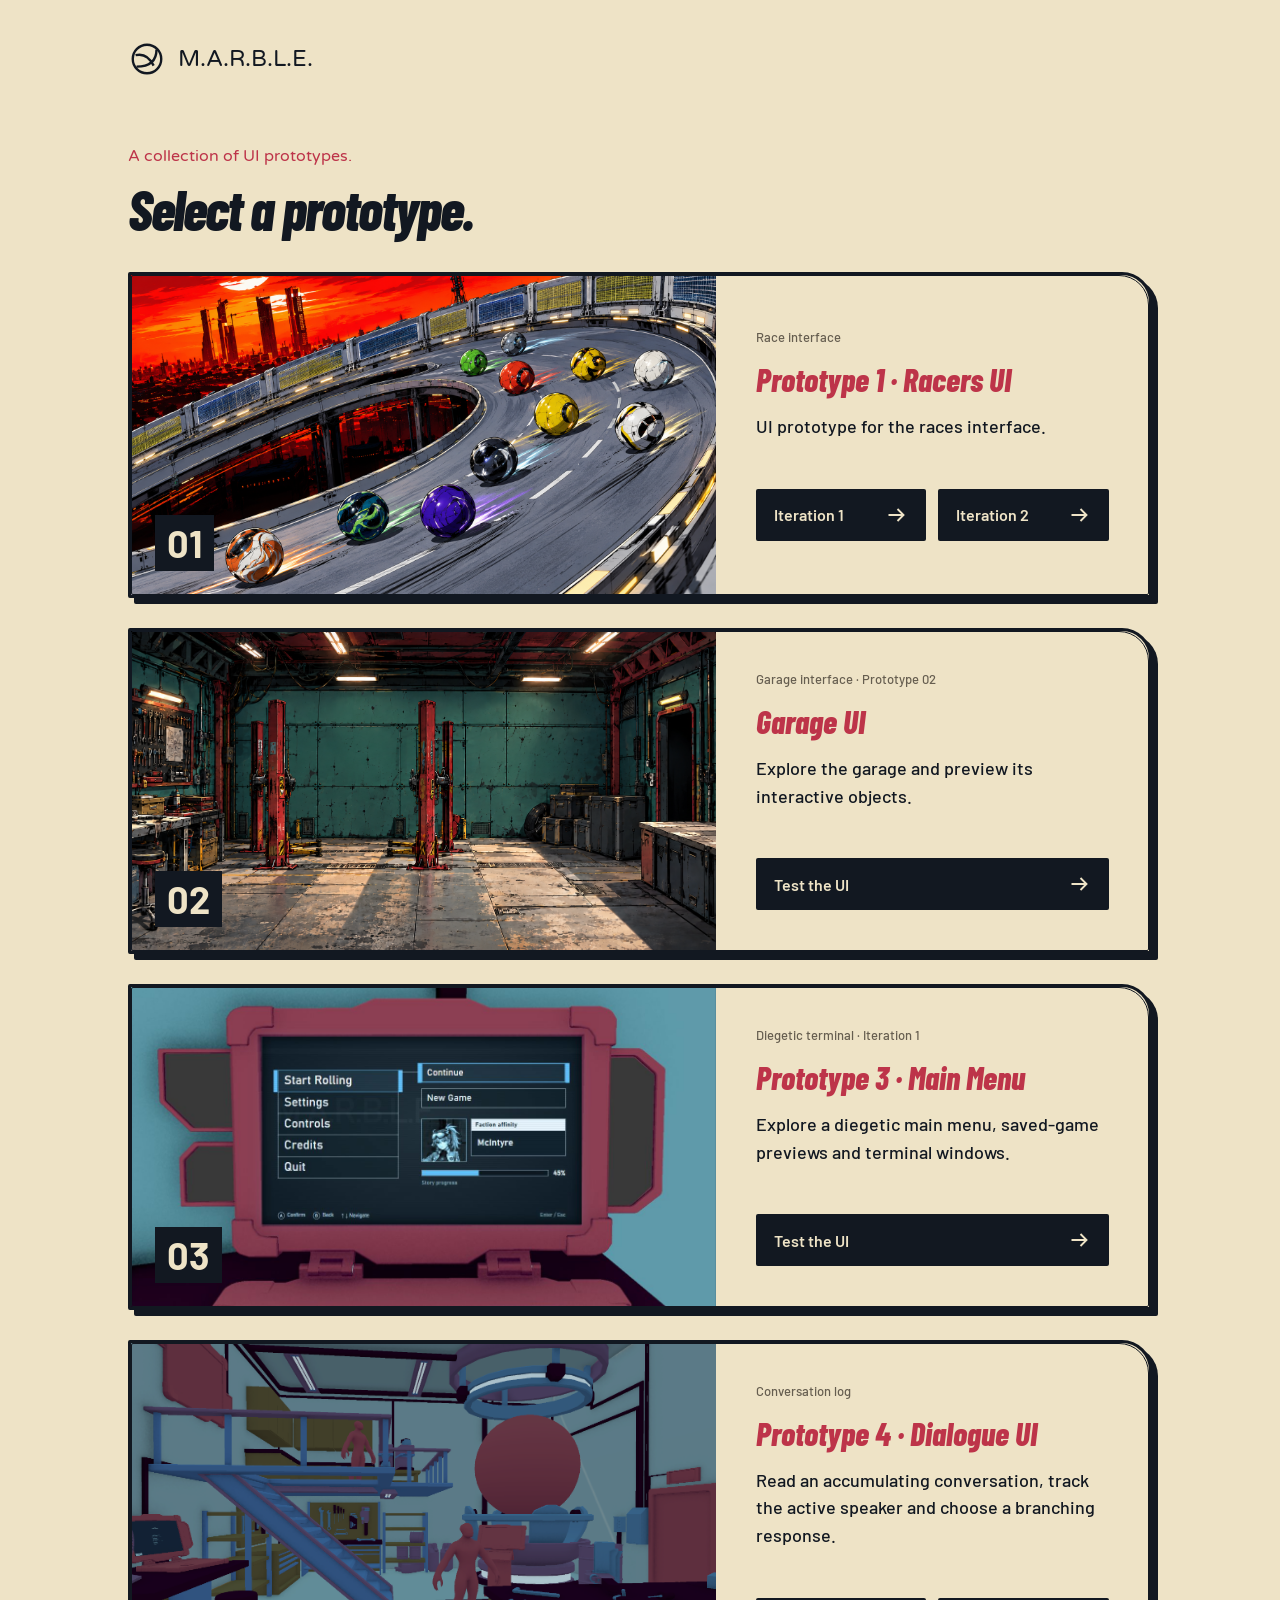
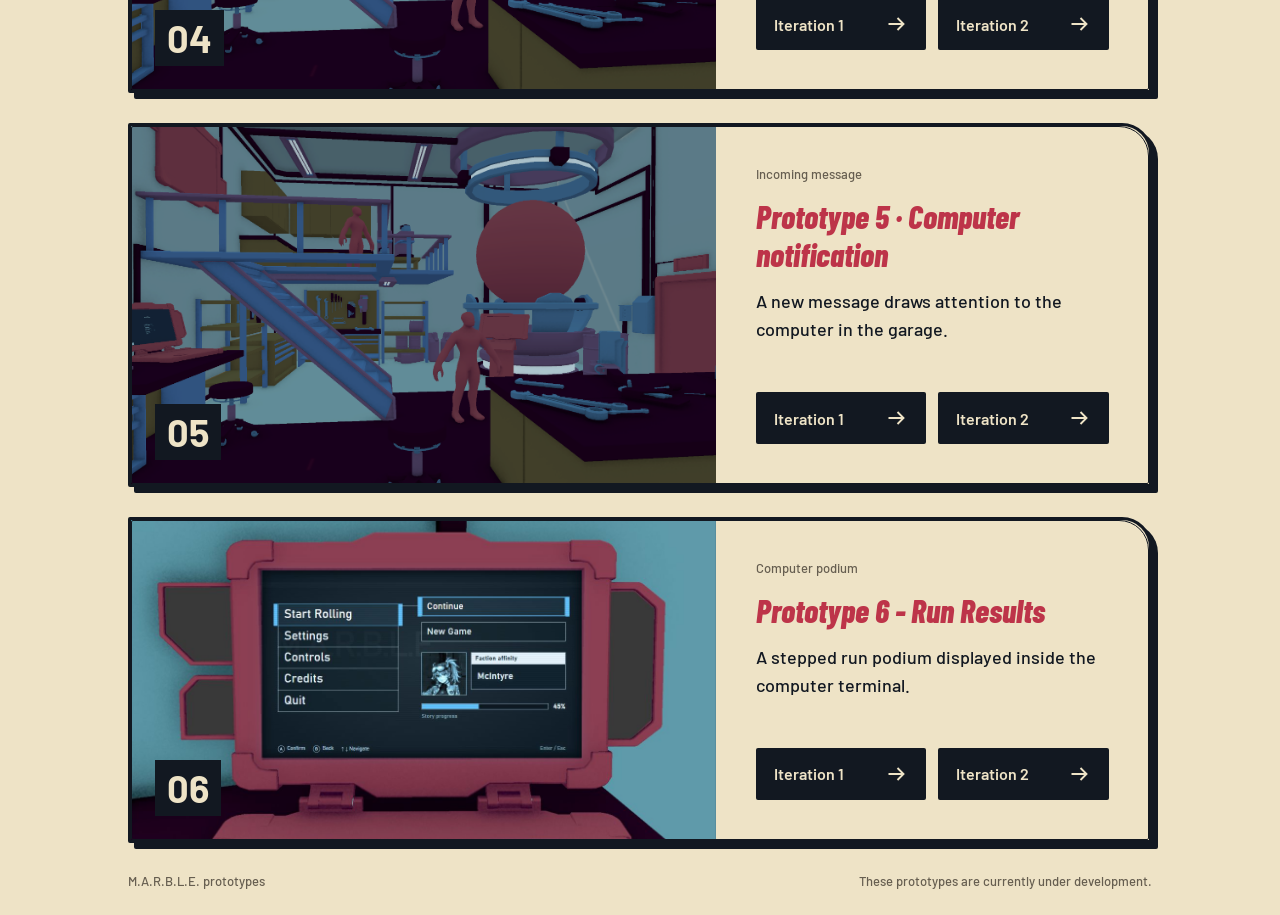
<file: index.html>
<!doctype html>
<html lang="en"><head><meta charset="utf-8"><meta name="viewport" content="width=device-width, initial-scale=1"><title data-text="hubTitle"></title><link rel="stylesheet" href="styles.css?v=grouped-iterations-01"><link rel="stylesheet" href="garage.css?v=grouped-iterations-01"><link rel="stylesheet" href="hub.css?v=1"></head>
<body class="hub"><main class="hub-content"><a class="wordmark" href="index.html" data-label="home"></a><div class="hub-title"><p data-text="hubIntro"></p><h1 data-text="hubHeading"></h1></div><div id="prototype-list"></div><footer><span data-text="hubFooter"></span><span data-text="hubFuture"></span></footer></main><script src="prototype-config.js?v=grouped-iterations-02"></script><script src="content.js?v=grouped-iterations-01"></script></body></html>
</file>
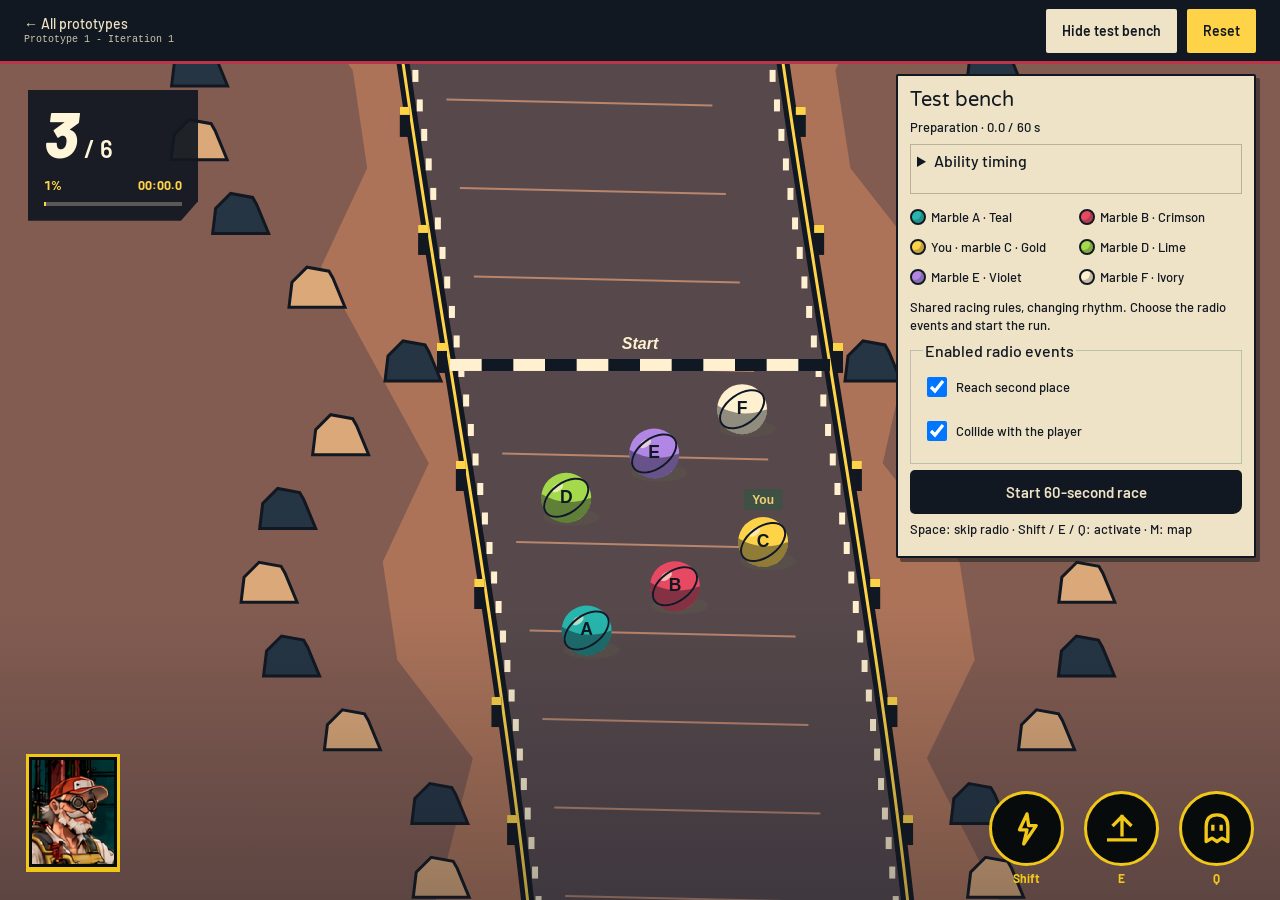
<file: prototype-01.html>
<!doctype html>
<html lang="en"><head><meta charset="utf-8"><meta name="viewport" content="width=device-width, initial-scale=1"><title data-text="pageTitle"></title><link rel="stylesheet" href="styles.css?v=race-label-06"><link rel="stylesheet" href="prototype-label.css?v=1"></head>
<body class="race-page" data-prototype="prototype-01"><header class="prototype-header"><a href="index.html" class="iteration-link" data-label="backLabel">← All prototypes<span>Prototype 1 - Iteration 1</span></a><div class="prototype-actions"><button id="controls-toggle" data-text="showTools" aria-expanded="false" aria-controls="demo-controls"></button><button id="header-reset" data-text="restart"></button></div></header>
<main class="race" id="race"><canvas id="scene" data-label="scene"></canvas><div class="scene-vignette"></div>
<section class="race-info" data-label="raceProgress"><div class="position"><strong id="position">3</strong><span>/ 6</span></div><div class="race-meta"><span id="progress-label">0%</span><span id="race-time">00:00.0</span></div><div class="progress-track" role="progressbar" data-label="distance" aria-valuemin="0" aria-valuemax="100" aria-valuenow="0"><span id="race-progress"></span></div></section>

<section class="map-dock" data-label="minimap"><div id="map-content" class="instrument map-content"><div class="panel-heading"><span></span><button id="map-expand" class="small-button" data-label="expandMap" data-title="expandMap" data-icon="expand"></button></div><svg id="mini-map" viewBox="0 0 180 270" role="img" data-label="route"><path class="map-route-shadow"/><path class="map-route"/><path class="finish-line"/><circle class="start-marker" r="8"/><g id="map-markers"></g></svg><div class="map-legend"><span><i class="player-dot"></i><span data-text="you"></span></span><span><i class="rival-dot"></i><span data-text="otherRacers"></span></span></div></div></section>

<section class="radio-dock" id="radio-dock" data-label="conversation">
<div id="portrait-player" role="img" class="portrait active" data-label="playerPortrait"><span class="portrait-art" data-icon="playerPortrait"></span></div>
<div class="dialogue instrument" id="dialogue" hidden>
<div class="dialogue-body"><div class="terminal-title"><p id="speaker" class="speaker"></p><span data-text="faction"></span></div><p id="dialog-text" class="dialog-text" aria-live="polite"></p><div class="dialogue-footer"><span id="dialog-step"></span><span data-text="continueRadio"></span></div></div>
<div class="transmission-console"><div class="scan-panel"><p data-text="transmissionScan"></p><div class="scan-matrix" id="scan-matrix" aria-hidden="true"></div></div><div class="communication-link"><span class="radio-marble" id="player-radio-marble"></span><svg class="connection-lines" viewBox="0 0 200 50" aria-hidden="true"><path d="M0 25H30L45 10L62 40L80 18L100 30L120 16L138 37L157 12L175 25H200"/><path class="connection-pulse" d="M0 25H30L45 10L62 40L80 18L100 30L120 16L138 37L157 12L175 25H200"/></svg><span class="radio-marble" id="caller-radio-marble"></span></div></div>
<div id="portrait-npc" role="img" class="portrait" hidden><span class="portrait-art" data-icon="npcPortrait"></span></div>
</div></section>
<section class="abilities" data-label="abilities"><div id="ability-feedback" class="ability-feedback" role="status"></div><div class="ability-row"><button class="ability instrument" data-ability="0" aria-controls="ability-detail"><span class="ability-icon"></span><span class="ability-state"></span><span class="ability-spinner" aria-hidden="true"></span><svg class="cooldown-ring" viewBox="0 0 80 80" aria-hidden="true"><circle class="ring-track" cx="40" cy="40" r="35"/><circle class="ring-progress" cx="40" cy="40" r="35"/></svg><span class="ability-key"></span></button><button class="ability instrument" data-ability="1" aria-controls="ability-detail"><span class="ability-icon"></span><span class="ability-state"></span><span class="ability-spinner" aria-hidden="true"></span><svg class="cooldown-ring" viewBox="0 0 80 80" aria-hidden="true"><circle class="ring-track" cx="40" cy="40" r="35"/><circle class="ring-progress" cx="40" cy="40" r="35"/></svg><span class="ability-key"></span></button><button class="ability instrument" data-ability="2" aria-controls="ability-detail"><span class="ability-icon"></span><span class="ability-state"></span><span class="ability-spinner" aria-hidden="true"></span><svg class="cooldown-ring" viewBox="0 0 80 80" aria-hidden="true"><circle class="ring-track" cx="40" cy="40" r="35"/><circle class="ring-progress" cx="40" cy="40" r="35"/></svg><span class="ability-key"></span></button></div><div id="ability-detail" class="ability-detail instrument" hidden><div class="panel-heading"><strong id="ability-name"></strong><button id="ability-close" class="small-button" data-label="closeAbility" data-icon="close"></button></div><p id="ability-description"></p><div class="detail-footer"><span id="ability-timing"></span><button id="ability-activate" data-text="activate"></button></div></div></section>

<section id="finish-banner" class="finish-banner results-screen" aria-labelledby="results-title" hidden><div class="results-layout"><h1 id="results-title" data-text="finishTitle"></h1><div class="results-content"><div id="results-podium" class="results-podium"></div><p id="result" class="player-result" role="status"></p><div class="results-table-head"><span data-text="resultsRacer"></span><span data-text="resultsProgress"></span><span data-text="resultsArrival"></span></div><ol id="results-ranking" class="results-ranking"></ol><div class="results-actions"><button id="results-reset" data-text="restart"></button><a href="index.html" data-text="back"></a></div></div></div></section></main>
<aside class="test-bench"><section id="demo-controls" hidden><h2 data-text="testTools"></h2><p id="sim-status"></p><details class="ability-settings"><summary data-text="abilitySettings"></summary><p data-text="timingHint"></p><div id="ability-settings"></div></details><div id="marble-editor"></div><div id="preparation"><p data-text="prepHint"></p><fieldset><legend data-text="enabledEvents"></legend><div id="event-options"></div></fieldset><button id="start-race" data-text="startRace"></button></div><div id="live-tools" hidden><h3 data-text="dialogueTriggers"></h3><div id="event-triggers"></div><button id="pause" data-text="pause"></button></div><p data-text="keyboard"></p></section></aside>
<dialog id="map-dialog" class="expanded-map instrument"><div class="panel-heading"><h2 data-text="mapHeading"></h2><button id="map-close" class="small-button" data-label="closeMap" data-icon="close"></button></div><div id="large-map"></div><div class="map-legend"><span><i class="player-dot"></i><span data-text="you"></span></span><span><i class="rival-dot"></i><span data-text="otherRacers"></span></span></div><p><span data-text="start"></span><span data-text="finish"></span></p></dialog>
<script src="prototype-config.js?v=race-label-06"></script><script src="content.js?v=race-label-06"></script><script src="ability-model.js?v=race-label-06"></script><script src="radio-model.js?v=race-label-06"></script><script src="race-model.js?v=race-label-06"></script><script src="camera-model.js?v=race-label-06"></script><script src="prototype-01.js?v=race-label-06"></script></body></html>
</file>
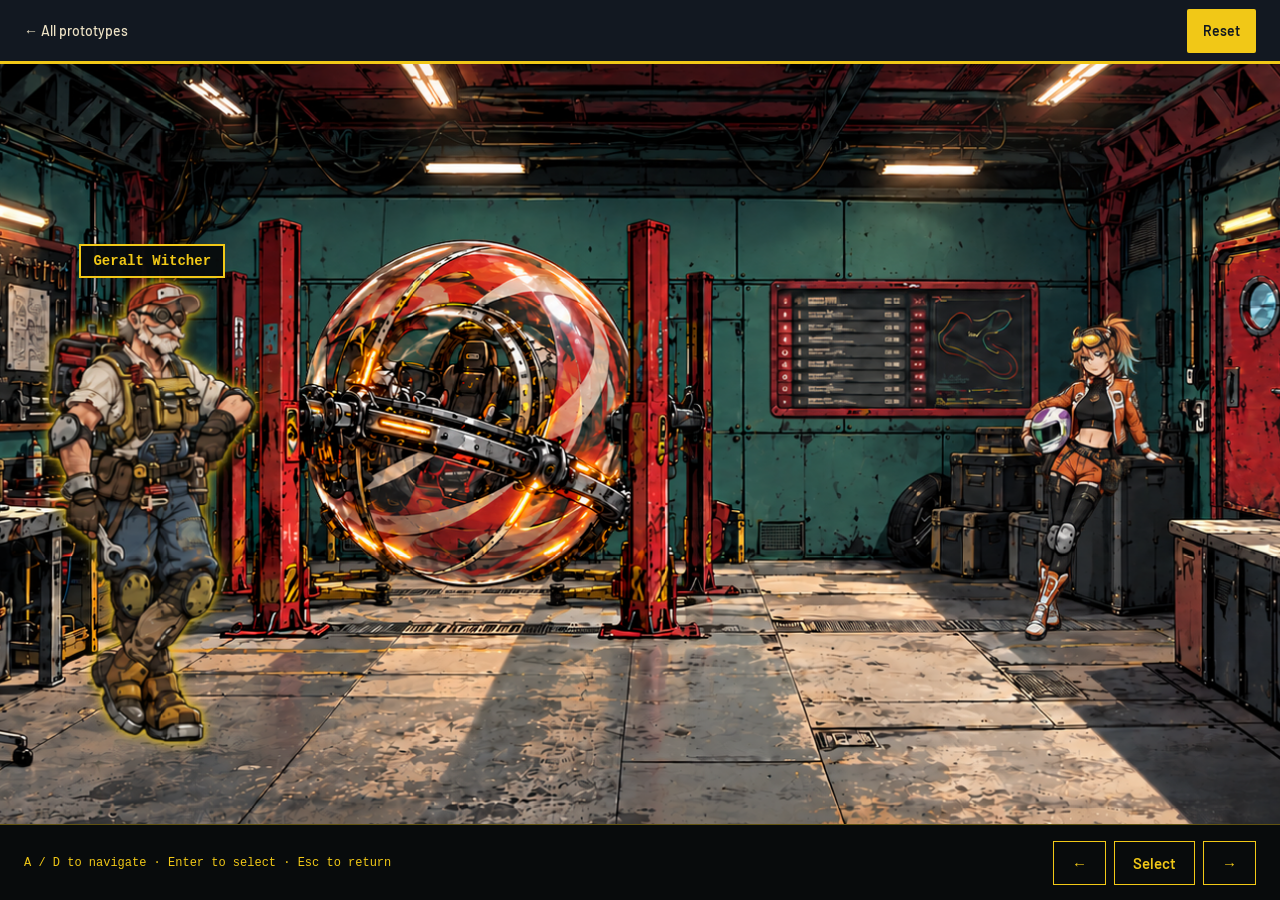
<file: prototype-02.html>
<!doctype html>
<html lang="en"><head><meta charset="utf-8"><meta name="viewport" content="width=device-width, initial-scale=1"><title>Garage UI · M.A.R.B.L.E.</title><link rel="stylesheet" href="styles.css?v=garage-focus-02"><link rel="stylesheet" href="garage.css?v=garage-focus-02"></head>
<body class="garage-page"><header class="prototype-header"><a href="index.html" id="garage-back"></a><div class="prototype-actions"><button id="garage-reset"></button></div></header>
<main id="garage-stage" class="garage-stage" aria-label="Interactive garage"><div id="garage-world" class="garage-world"><img id="garage-background" alt="" draggable="false"></div><p id="garage-loading" role="status"></p><div id="garage-label" class="garage-label" role="status" hidden></div><div id="garage-menus"></div></main>
<footer class="garage-navigation"><p id="garage-help"></p><div class="garage-buttons"><button id="garage-prev">←</button><button id="garage-select"></button><button id="garage-next">→</button></div></footer>
<script src="garage-config.js?v=garage-focus-02"></script><script src="prototype-02.js?v=garage-focus-02"></script></body></html>
</file>
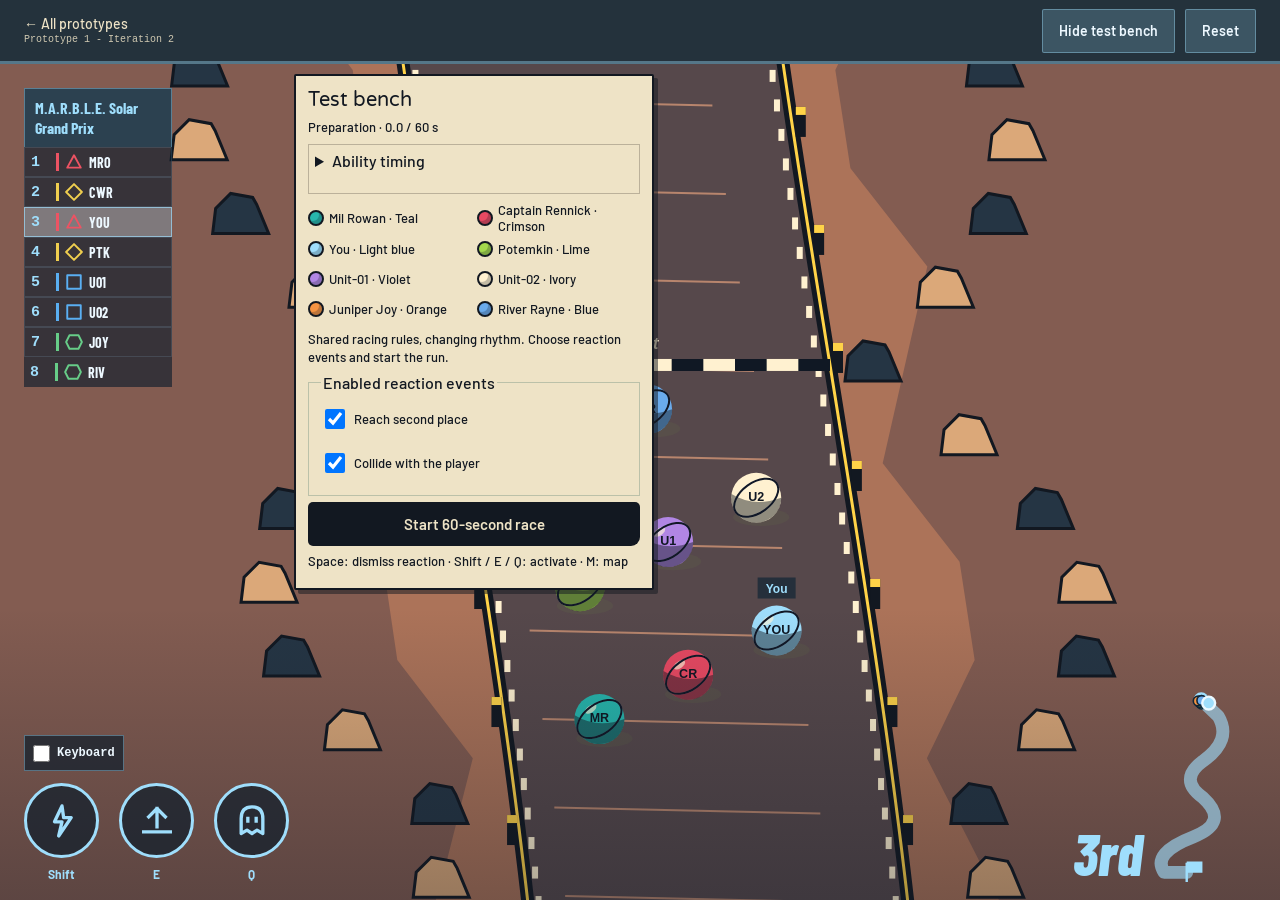
<file: prototype-03.html>
<!doctype html>
<html lang="en"><head><meta charset="utf-8"><meta name="viewport" content="width=device-width, initial-scale=1"><title data-text="pageTitle"></title><link rel="stylesheet" href="racers-v2/styles.css?v=team-prompts-01"><link rel="stylesheet" href="racers-v2/layout.css?v=team-prompts-01"><link rel="stylesheet" href="racers-v2/minimap.css?v=team-prompts-01"><link rel="stylesheet" href="prototype-label.css?v=1"><link rel="stylesheet" href="racers-v2/hud-theme.css?v=team-prompts-01"><link rel="stylesheet" href="racers-v2/reaction.css?v=team-prompts-01"></head>
<body class="race-page race-v2-page race-v3-page" data-prototype="prototype-03"><header class="prototype-header"><a href="index.html" class="iteration-link" data-label="backLabel">← All prototypes<span>Prototype 1 - Iteration 2</span></a><div class="prototype-actions"><button id="controls-toggle" data-text="showTools" aria-expanded="false" aria-controls="demo-controls"></button><button id="header-reset" data-text="restart"></button></div></header>
<main class="race" id="race"><canvas id="scene" data-label="scene"></canvas><div class="scene-vignette"></div>
<section class="race-info" aria-label="Live standings"><h2 class="standings-title">M.A.R.B.L.E. Solar Grand Prix</h2><ol id="live-leaderboard" aria-label="Live race standings"></ol></section>

<section class="map-dock" data-label="minimap"><div id="map-content" class="instrument map-content"><strong id="position" class="map-position" aria-label="Your current position: 3rd">3rd</strong><svg id="mini-map" viewBox="0 0 180 254" preserveAspectRatio="xMidYMax meet" role="img" data-label="route"><path class="map-route-shadow"/><path class="map-route"/><path class="finish-line"/><circle class="start-marker" r="8"/><g id="map-markers"></g></svg><div class="map-legend"><span><i class="player-dot"></i><span data-text="you"></span></span><span><i class="rival-dot"></i><span data-text="otherRacers"></span></span></div></div></section>

<section class="reaction-dock" id="reaction-dock" hidden data-label="reaction">
<div class="reaction-panel" id="reaction-panel" hidden>
<div class="reaction-header"><p id="reaction-name" class="reaction-name"></p><span id="reaction-faction" data-text="faction"></span></div>
<div id="reaction-portrait" role="img" class="reaction-portrait"><span class="reaction-portrait-art"></span></div>
<div class="reaction-body"><p id="reaction-text" class="reaction-text" aria-live="polite"></p></div>
<div class="reaction-identity"><span class="reaction-emblem" id="reaction-emblem"></span></div>
<div class="reaction-signal" aria-hidden="true"><div class="scan-matrix" id="scan-matrix"></div></div>
</div></section>
<section class="abilities" data-label="abilities"><label class="prompt-layout"><input id="controller-prompts" type="checkbox" aria-label="Show Xbox controller prompts"><span id="prompt-layout-name">Keyboard</span></label><div class="ability-row"><button class="ability instrument" data-ability="0" aria-controls="ability-detail"><span class="ability-icon"></span><span class="ability-state"></span><span class="ability-spinner" aria-hidden="true"></span><svg class="cooldown-ring" viewBox="0 0 80 80" aria-hidden="true"><circle class="ring-track" cx="40" cy="40" r="35"/><circle class="ring-progress" cx="40" cy="40" r="35"/></svg><span class="ability-key"></span></button><button class="ability instrument" data-ability="1" aria-controls="ability-detail"><span class="ability-icon"></span><span class="ability-state"></span><span class="ability-spinner" aria-hidden="true"></span><svg class="cooldown-ring" viewBox="0 0 80 80" aria-hidden="true"><circle class="ring-track" cx="40" cy="40" r="35"/><circle class="ring-progress" cx="40" cy="40" r="35"/></svg><span class="ability-key"></span></button><button class="ability instrument" data-ability="2" aria-controls="ability-detail"><span class="ability-icon"></span><span class="ability-state"></span><span class="ability-spinner" aria-hidden="true"></span><svg class="cooldown-ring" viewBox="0 0 80 80" aria-hidden="true"><circle class="ring-track" cx="40" cy="40" r="35"/><circle class="ring-progress" cx="40" cy="40" r="35"/></svg><span class="ability-key"></span></button></div><div id="ability-detail" class="ability-detail instrument" hidden><div class="panel-heading"><strong id="ability-name"></strong><button id="ability-close" class="small-button" data-label="closeAbility" data-icon="close"></button></div><p id="ability-description"></p><div class="detail-footer"><span id="ability-timing"></span><button id="ability-activate" data-text="activate"></button></div></div></section>

<section id="finish-banner" class="finish-banner results-screen" aria-labelledby="results-title" hidden><div class="results-layout"><h1 id="results-title" data-text="finishTitle"></h1><div class="results-content"><div id="results-podium" class="results-podium"></div><p id="result" class="player-result" role="status"></p><div class="results-table-head"><span data-text="resultsRacer"></span><span data-text="resultsProgress"></span><span data-text="resultsArrival"></span></div><ol id="results-ranking" class="results-ranking"></ol><div class="results-actions"><button id="results-reset" data-text="restart"></button><a href="index.html" data-text="back"></a></div></div></div></section></main>
<aside class="test-bench"><section id="demo-controls" hidden><h2 data-text="testTools"></h2><p id="sim-status"></p><details class="ability-settings"><summary data-text="abilitySettings"></summary><p data-text="timingHint"></p><div id="ability-settings"></div></details><div id="marble-editor"></div><div id="preparation"><p data-text="prepHint"></p><fieldset><legend data-text="enabledEvents"></legend><div id="event-options"></div></fieldset><button id="start-race" data-text="startRace"></button></div><div id="live-tools" hidden><h3 data-text="reactionTriggers"></h3><div id="event-triggers"></div><button id="pause" data-text="pause"></button></div><p data-text="keyboard"></p></section></aside>

<script src="racers-v2/config.js?v=team-prompts-01"></script><script src="racers-v2/content.js?v=team-prompts-01"></script><script src="racers-v2/ability-model.js?v=team-prompts-01"></script><script src="racers-v2/reaction-model.js?v=team-prompts-01"></script><script src="racers-v2/race-model.js?v=team-prompts-01"></script><script src="racers-v2/camera-model.js?v=team-prompts-01"></script><script src="racers-v2/leaderboard.js?v=team-prompts-01"></script><script src="racers-v2/position.js?v=team-prompts-01"></script><script src="racers-v2/reaction-view.js?v=team-prompts-01"></script><script src="racers-v2/race.js?v=team-prompts-01"></script></body></html>
</file>
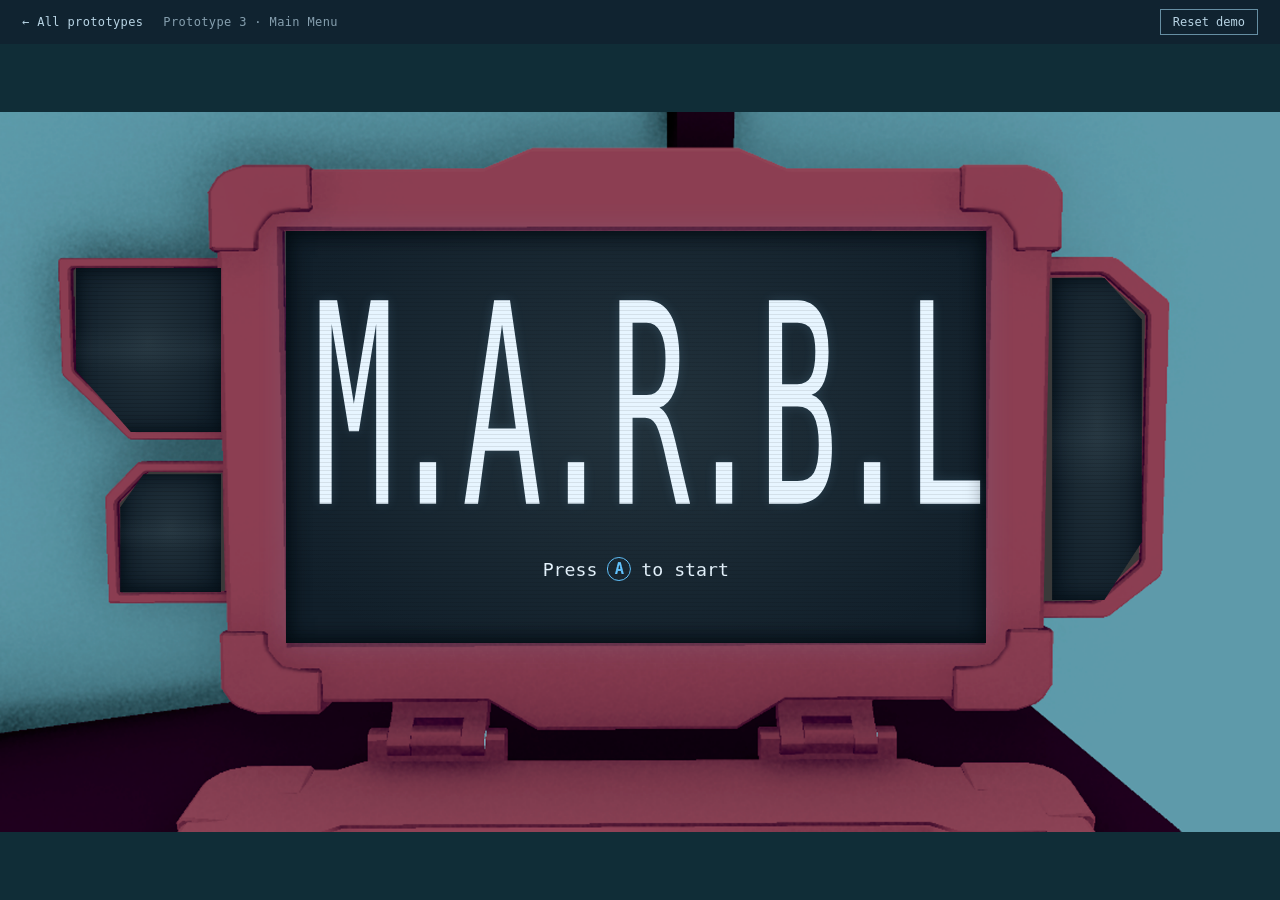
<file: prototype-04.html>
<!doctype html>
<html lang="en"><head><meta charset="utf-8"><meta name="viewport" content="width=device-width, initial-scale=1"><title>Prototype 3 · Main Menu</title><link rel="stylesheet" href="main-menu/style.css?v=2"></head>
<body><header class="external-header"><a href="index.html" id="hub-link">← All prototypes</a><span>Prototype 3 · Main Menu</span><button id="reset-demo">Reset demo</button></header>
<main class="computer" aria-label="Onboard computer"><div class="side-screen side-upper" aria-hidden="true"></div><div class="side-screen side-lower" aria-hidden="true"></div><div class="side-screen side-right" aria-hidden="true"></div><section class="screen" aria-label="M.A.R.B.L.E. terminal"><div id="terminal-content"></div><div id="modal-layer" hidden></div><div class="scanlines" aria-hidden="true"></div><div class="sync-tear" aria-hidden="true"></div></section></main>
<script src="main-menu/config.js"></script><script src="main-menu/model.js"></script><script src="main-menu/app.js"></script></body></html>
</file>
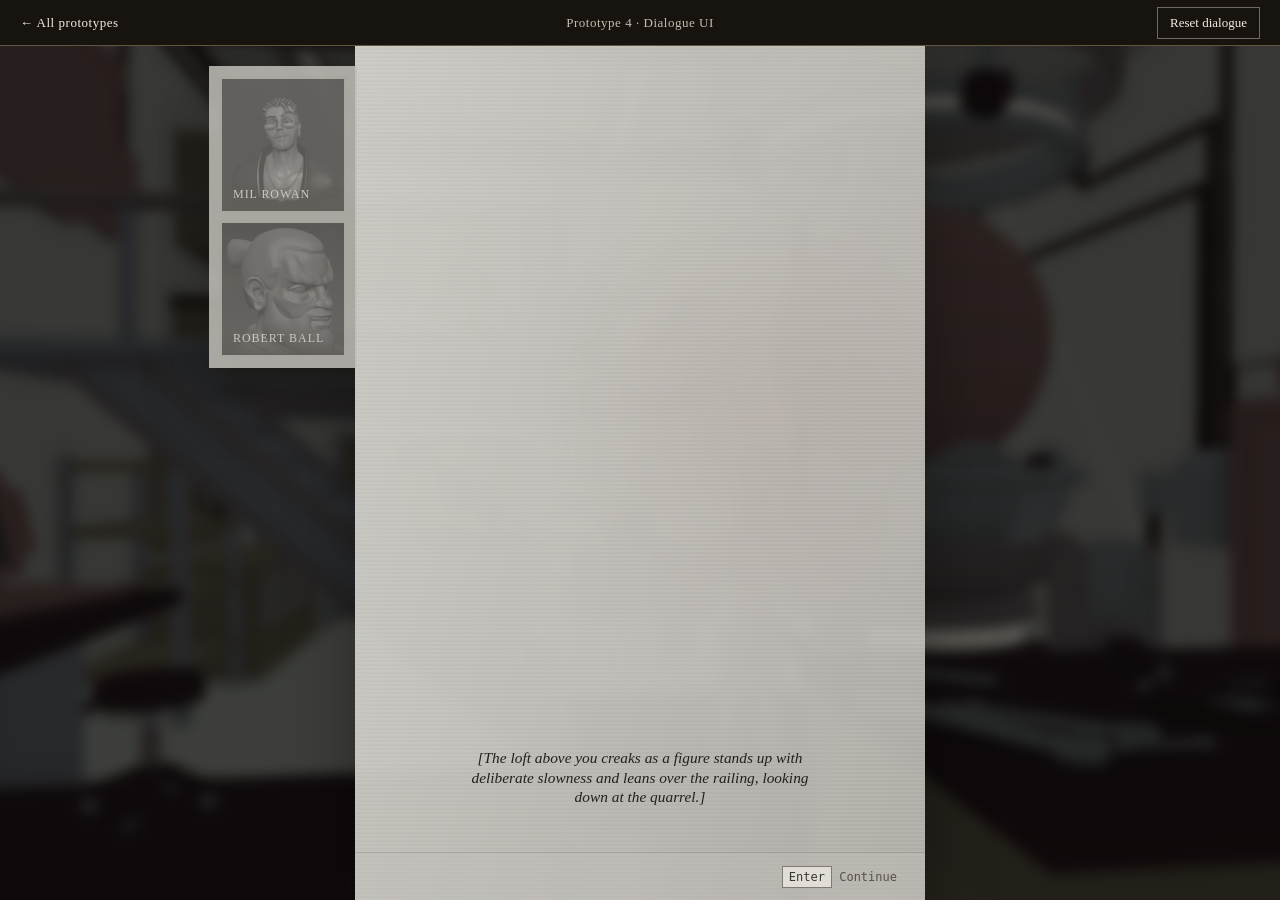
<file: prototype-05.html>
<!doctype html>
<html lang="en">
<head>
  <meta charset="utf-8">
  <meta name="viewport" content="width=device-width, initial-scale=1">
  <title>Prototype 4 · Dialogue UI</title>
  <link rel="stylesheet" href="dialogue-ui/style.css?v=6">
</head>
<body>
  <header class="prototype-header">
    <a href="index.html">← All prototypes</a>
    <span>Prototype 4 · Dialogue UI</span>
    <button id="reset-demo" type="button">Reset dialogue</button>
  </header>

  <main class="dialogue-stage" aria-label="Dialogue UI prototype">
    <div class="garage-background" aria-hidden="true"></div>
    <section class="dialogue-module" aria-label="Conversation transcript">
      <div class="portrait-rail" aria-label="Conversation participants">
        <figure class="portrait" data-character="mil">
          <img src="assets/dialogue/mil-rowan.png" alt="Mil Rowan">
          <figcaption>Mil Rowan</figcaption>
        </figure>
        <figure class="portrait" data-character="robert">
          <img src="assets/dialogue/robert-ball.png" alt="Robert Ball">
          <figcaption>Robert Ball</figcaption>
        </figure>
      </div>

      <div class="transcript-shell">
        <div id="transcript" class="transcript" tabindex="0" role="log" aria-live="polite" aria-label="Dialogue history"></div>
        <div id="choices" class="choices" aria-label="Response options" hidden></div>
        <div class="dialogue-footer">
          <span id="hint"><kbd>Enter</kbd> Continue</span>
        </div>
      </div>
    </section>
  </main>

  <script src="dialogue-ui/config.js?v=5"></script>
  <script src="dialogue-ui/app.js?v=5"></script>
</body>
</html>
</file>
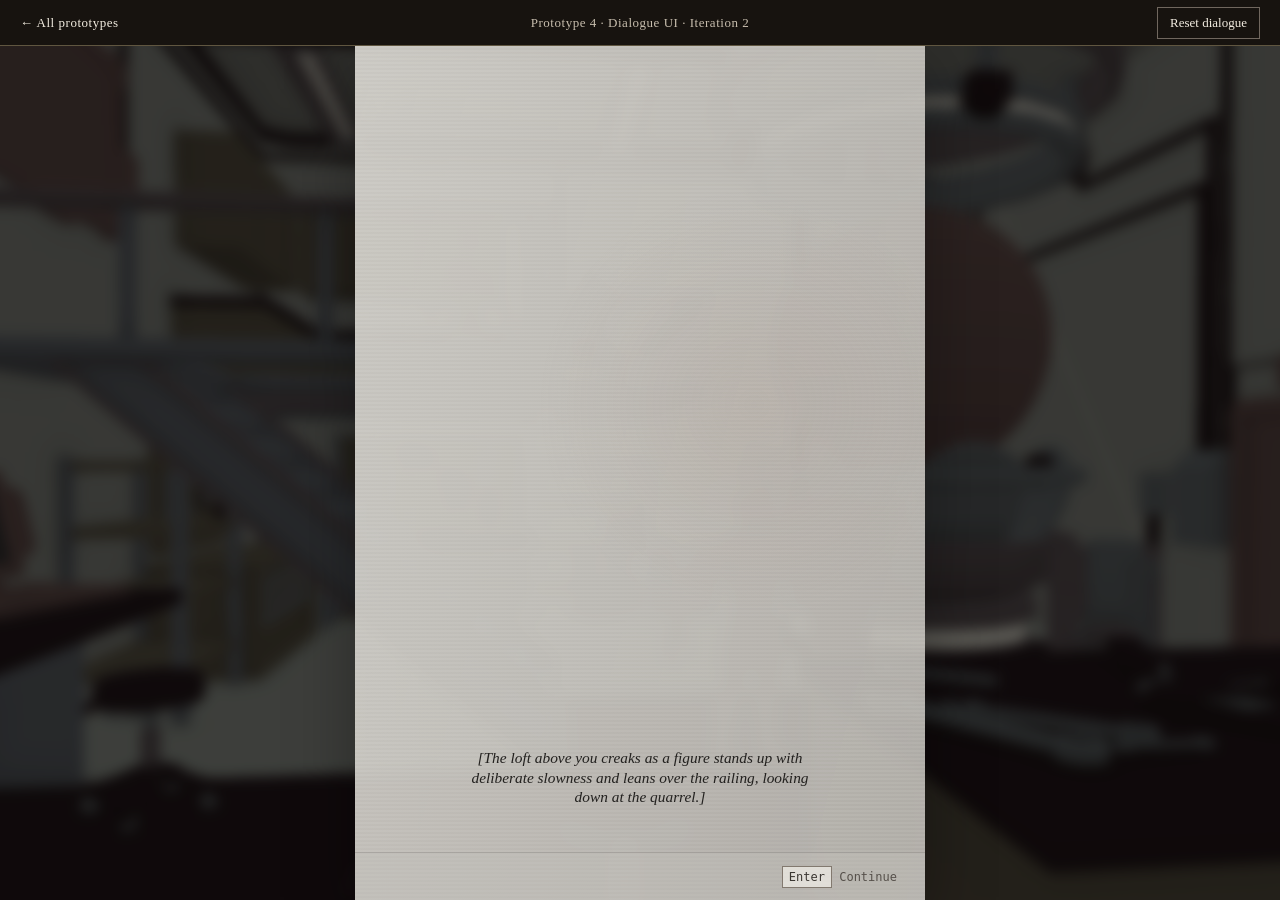
<file: prototype-06.html>
<!doctype html>
<html lang="en">
<head>
  <meta charset="utf-8">
  <meta name="viewport" content="width=device-width, initial-scale=1">
  <title>Prototype 4 · Dialogue UI · Iteration 2</title>
  <link rel="stylesheet" href="dialogue-ui-iteration-2/style.css?v=1">
</head>
<body>
  <header class="prototype-header">
    <a href="index.html">← All prototypes</a>
    <span>Prototype 4 · Dialogue UI · Iteration 2</span>
    <button id="reset-demo" type="button">Reset dialogue</button>
  </header>

  <main class="dialogue-stage" aria-label="Dialogue UI prototype">
    <div class="garage-background" aria-hidden="true"></div>
    <section class="dialogue-module" aria-label="Conversation transcript">
      <div class="portrait-rail" aria-label="Conversation participants">
        <figure class="portrait" data-character="mil">
          <img src="assets/dialogue-iteration-2/mil-rowan.png" alt="Mil Rowan">
          <figcaption>Mil Rowan</figcaption>
          <span class="marble-preview" role="img" aria-label="Placeholder marble, 3D model unavailable"><span></span><small>Placeholder</small></span>
        </figure>
        <figure class="portrait" data-character="robert">
          <img src="assets/dialogue-iteration-2/robert-ball.png" alt="Robert Ball">
          <figcaption>Robert Ball</figcaption>
          <span class="marble-preview" role="img" aria-label="Placeholder marble, 3D model unavailable"><span></span><small>Placeholder</small></span>
        </figure>
      </div>

      <div class="transcript-shell">
        <div id="transcript" class="transcript" tabindex="0" role="log" aria-live="polite" aria-label="Dialogue history"></div>
        <div id="choices" class="choices" aria-label="Response options" hidden></div>
        <div class="dialogue-footer">
          <span id="hint"><kbd>Enter</kbd> Continue</span>
        </div>
      </div>
    </section>
  </main>

  <script src="dialogue-ui-iteration-2/config.js?v=1"></script>
  <script src="dialogue-ui-iteration-2/app.js?v=1"></script>
</body>
</html>
</file>
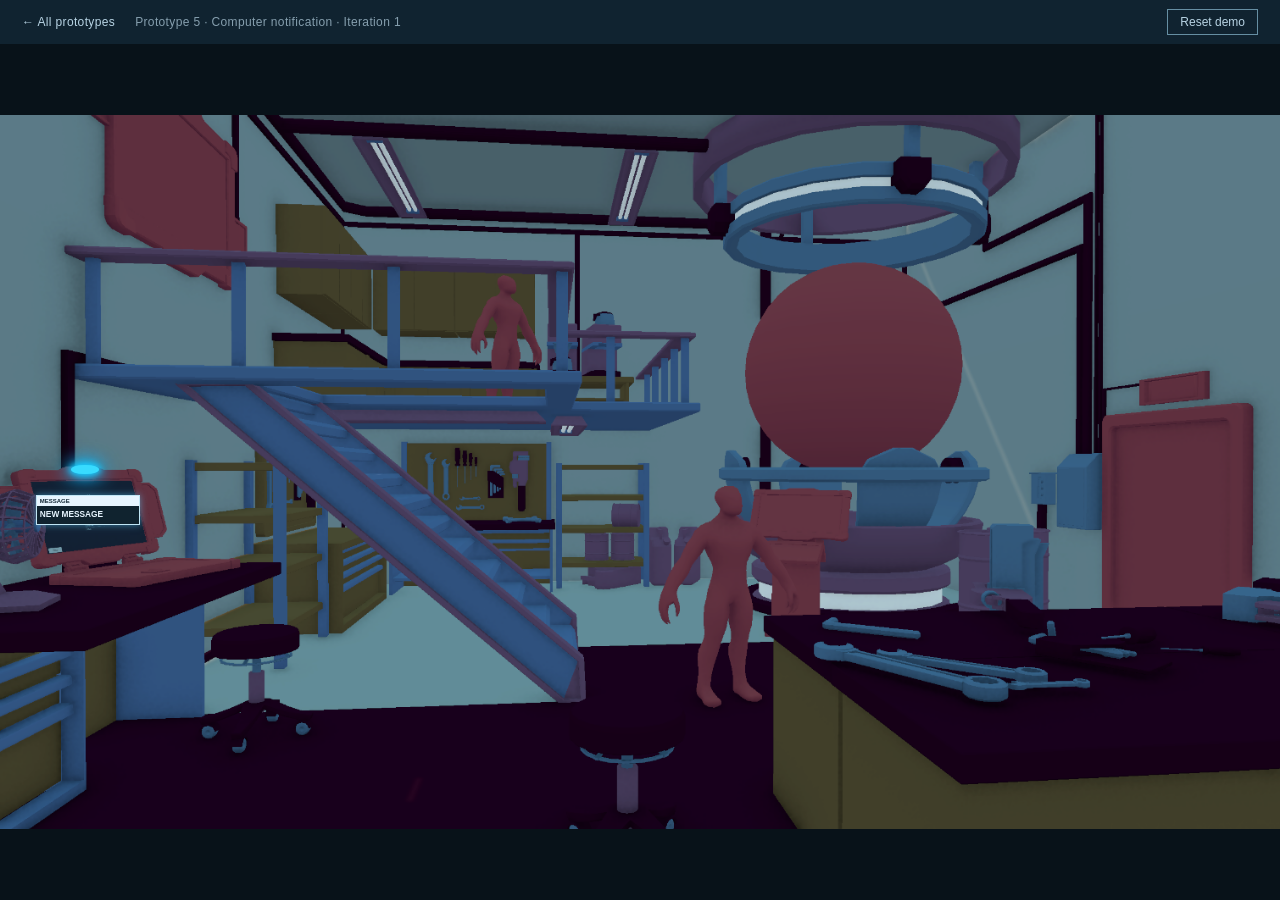
<file: prototype-07.html>
<!doctype html>
<html lang="en">
<head>
  <meta charset="utf-8">
  <meta name="viewport" content="width=device-width, initial-scale=1">
  <title>Prototype 5 · Computer notification · Iteration 1</title>
  <link rel="stylesheet" href="computer-notification/style.css">
</head>
<body>
  <header class="prototype-header">
    <a href="index.html">← All prototypes</a>
    <span>Prototype 5 · Computer notification · Iteration 1</span>
    <button id="reset" type="button">Reset demo</button>
  </header>
  <main class="stage" id="stage">
    <div class="garage" id="garage" aria-label="Garage">
      <button class="computer-hotspot" id="open-computer" type="button" aria-label="Open the computer">
        <span class="beacon" aria-hidden="true"></span>
        <span class="notification" aria-hidden="true"><span class="notification-title">MESSAGE</span><span class="notification-body">NEW MESSAGE</span></span>
      </button>
    </div>
    <section class="closeup" id="closeup" aria-label="Computer screen" hidden>
      <div class="aux-screen aux-portrait" role="img" aria-label="Unit-01 portrait placeholder" aria-hidden="true">
        <svg class="aux-art" viewBox="0 0 120 120" aria-hidden="true"><path class="portrait-back" d="M0 0h120v120H0z"/><path class="portrait-body" d="M12 120c2-27 15-37 33-41l4-10h22l4 10c18 4 31 14 33 41z"/><path class="portrait-head" d="M30 34 39 18 60 12 81 18 90 34 86 64 73 78H47L34 64z"/><path class="portrait-detail" d="M36 39h48l-4 13H40zM49 64h22M60 19v14M20 105l25-10m55 10L75 95"/><circle cx="47" cy="45" r="3"/><circle cx="73" cy="45" r="3"/></svg>
      </div>
      <div class="aux-screen aux-vehicle" role="img" aria-label="Marble vehicle placeholder" aria-hidden="true">
        <svg class="aux-art" viewBox="0 0 100 100" aria-hidden="true"><circle class="vehicle-orbit" cx="50" cy="51" r="35"/><circle class="vehicle-orbit" cx="50" cy="51" r="26"/><circle class="vehicle-core" cx="50" cy="51" r="21"/><path class="vehicle-mark" d="M31 52 48 36 69 46 51 67zM14 51h10m52 0h10M50 15v10m0 52v10"/></svg>
      </div>
      <div class="aux-screen aux-transmission" aria-hidden="true"><div class="aux-matrix" id="aux-matrix"></div></div>
      <div class="terminal-screen">
        <div class="brand">M.A.R.B.L.E.</div>
        <section class="message-window" id="message-window" role="dialog" aria-labelledby="message-title" aria-describedby="message-copy">
          <h1 class="message-title" id="message-title">New Message</h1>
          <div class="message-body"><p id="message-copy"><span class="message-sender">Unit-01</span> from <span class="message-accent">Red Line Protocol</span> has sent you a message.</p></div>
          <div class="message-actions"><button id="open-message" type="button">Open</button><button id="dismiss-message" type="button">Dismiss</button></div>
        </section>
        <section class="chat-window" id="chat-window" aria-label="Conversation with Unit-01" hidden>
          <header class="chat-title"><span><span id="chat-name">UNIT-01</span> <small id="chat-faction"> / RED LINE PROTOCOL</small></span><button type="button" id="close-chat" aria-label="Close conversation">×</button></header>
          <div class="chat-transcript" id="chat-transcript" role="log" aria-live="polite" aria-label="Conversation history"></div>
          <div class="chat-choices" id="chat-choices" aria-label="Choose your response" hidden></div>
          <footer class="chat-footer" id="chat-footer"><span id="chat-status">INCOMING TRANSMISSION</span><button type="button" id="chat-next">Continue ›</button></footer>
        </section>
        <nav class="contacts-menu" id="contacts-menu" aria-label="Message contacts" hidden>
          <div class="contacts-columns">
            <svg class="contacts-connections" aria-hidden="true"><path></path></svg>
            <div class="faction-list" aria-label="Factions">
              <button type="button" data-faction="0">Mc Inyre</button>
              <button type="button" data-faction="1">The People M.A.R.B.L.E. Navy</button>
              <button type="button" data-faction="2">Red Line Protocol</button>
              <button type="button" data-faction="3">Children of the Universe</button>
              <button type="button" data-faction="4">Quit</button>
            </div>
            <div class="contact-list" id="contact-list" aria-label="Contacts"></div>
          </div>
        </nav>
        <div class="scanlines" aria-hidden="true"></div>
      </div>
    </section>
    <p class="sr-only" id="announcement" role="status"></p>
  </main>
  <script src="computer-notification/app.js"></script>
</body>
</html>
</file>
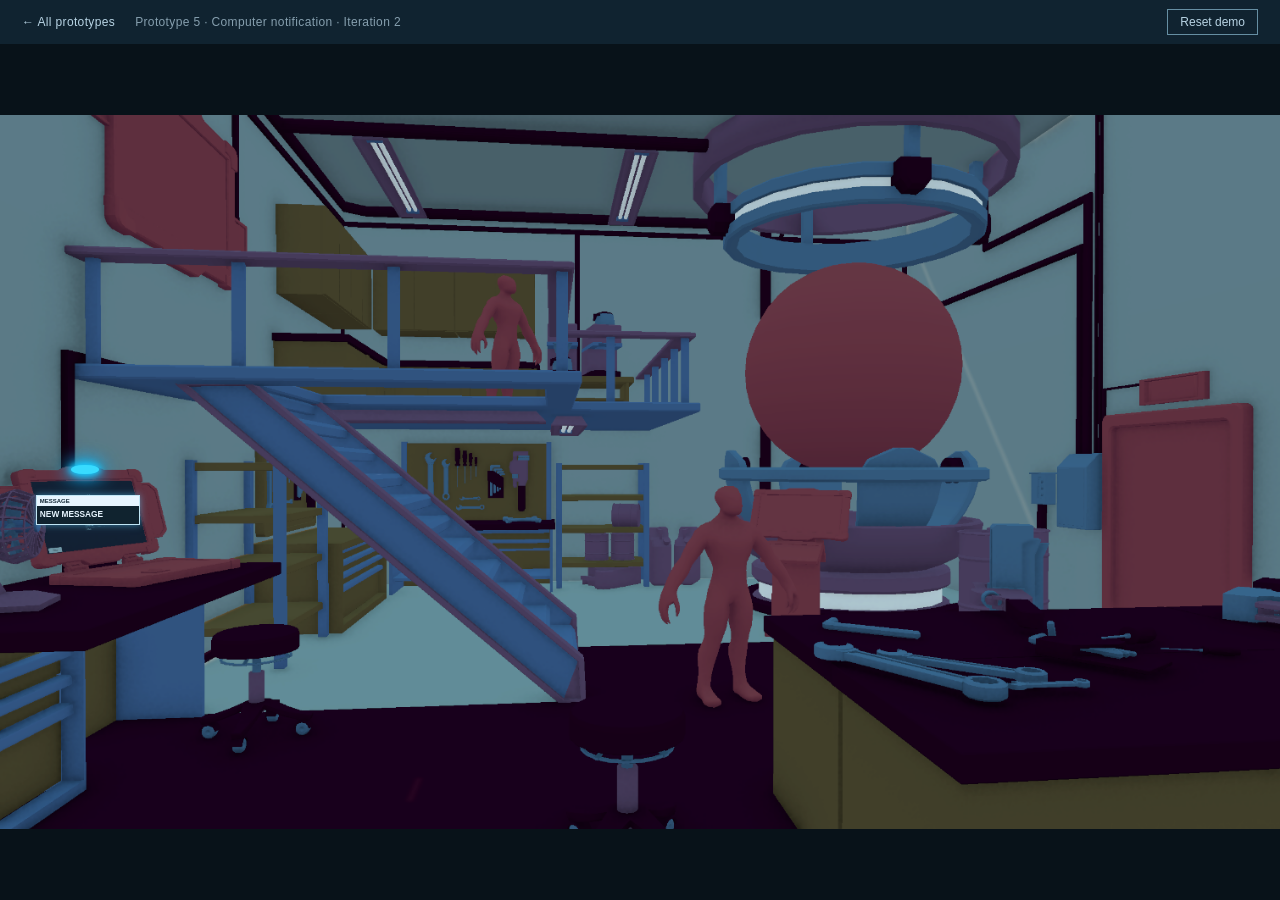
<file: prototype-08.html>
<!doctype html>
<html lang="en">
<head>
  <meta charset="utf-8">
  <meta name="viewport" content="width=device-width, initial-scale=1">
  <title>Prototype 5 · Computer notification · Iteration 2</title>
  <link rel="stylesheet" href="computer-notification-iteration-2/style.css">
</head>
<body>
  <header class="prototype-header">
    <a href="index.html">← All prototypes</a>
    <span>Prototype 5 · Computer notification · Iteration 2</span>
    <button id="reset" type="button">Reset demo</button>
  </header>
  <main class="stage" id="stage">
    <div class="garage" id="garage" aria-label="Garage">
      <button class="computer-hotspot" id="open-computer" type="button" aria-label="Open the computer">
        <span class="beacon" aria-hidden="true"></span>
        <span class="notification" aria-hidden="true"><span class="notification-title">MESSAGE</span><span class="notification-body">NEW MESSAGE</span></span>
      </button>
    </div>
    <section class="closeup" id="closeup" aria-label="Computer screen" hidden>
      <div class="aux-screen aux-portrait" role="img" aria-label="Unit-01 portrait placeholder" aria-hidden="true">
        <svg class="aux-art" viewBox="0 0 120 120" aria-hidden="true"><path class="portrait-back" d="M0 0h120v120H0z"/><path class="portrait-body" d="M12 120c2-27 15-37 33-41l4-10h22l4 10c18 4 31 14 33 41z"/><path class="portrait-head" d="M30 34 39 18 60 12 81 18 90 34 86 64 73 78H47L34 64z"/><path class="portrait-detail" d="M36 39h48l-4 13H40zM49 64h22M60 19v14M20 105l25-10m55 10L75 95"/><circle cx="47" cy="45" r="3"/><circle cx="73" cy="45" r="3"/></svg>
      </div>
      <div class="aux-screen aux-vehicle" role="img" aria-label="Marble vehicle placeholder" aria-hidden="true">
        <svg class="aux-art" viewBox="0 0 100 100" aria-hidden="true"><circle class="vehicle-orbit" cx="50" cy="51" r="35"/><circle class="vehicle-orbit" cx="50" cy="51" r="26"/><circle class="vehicle-core" cx="50" cy="51" r="21"/><path class="vehicle-mark" d="M31 52 48 36 69 46 51 67zM14 51h10m52 0h10M50 15v10m0 52v10"/></svg>
      </div>
      <div class="aux-screen aux-transmission" aria-hidden="true"><div class="aux-matrix" id="aux-matrix"></div></div>
      <div class="terminal-screen">
        <div class="brand">M.A.R.B.L.E.</div>
        <section class="message-window" id="message-window" role="dialog" aria-labelledby="message-title" aria-describedby="message-copy">
          <h1 class="message-title" id="message-title">New Message</h1>
          <div class="message-body"><p id="message-copy"><span class="message-sender">Unit-01</span> from <span class="message-accent">Red Line Protocol</span> has sent you a message.</p></div>
          <div class="message-actions"><button id="open-message" type="button">Open</button><button id="dismiss-message" type="button">Dismiss</button></div>
        </section>
        <section class="chat-window" id="chat-window" aria-label="Conversation with Unit-01" hidden>
          <header class="chat-title"><span><span id="chat-name">UNIT-01</span> <small id="chat-faction"> / RED LINE PROTOCOL</small></span><button type="button" id="close-chat" aria-label="Close conversation">×</button></header>
          <div class="chat-transcript" id="chat-transcript" role="log" aria-live="polite" aria-label="Conversation history"></div>
          <div class="chat-choices" id="chat-choices" aria-label="Choose your response" hidden></div>
          <footer class="chat-footer" id="chat-footer"><span id="chat-status">INCOMING TRANSMISSION</span><button type="button" id="chat-next">Continue ›</button></footer>
        </section>
        <nav class="contacts-menu" id="contacts-menu" aria-label="Message contacts" hidden>
          <div class="contacts-columns">
            <svg class="contacts-connections" aria-hidden="true"><path></path></svg>
            <div class="faction-list" aria-label="Factions">
              <button type="button" data-faction="0">Mc Inyre</button>
              <button type="button" data-faction="1">The People M.A.R.B.L.E. Navy</button>
              <button type="button" data-faction="2">Red Line Protocol</button>
              <button type="button" data-faction="3">Children of the Universe</button>
              <button type="button" data-faction="4">Quit</button>
            </div>
            <div class="contact-list" id="contact-list" aria-label="Contacts"></div>
          </div>
        </nav>
        <div class="scanlines" aria-hidden="true"></div>
      </div>
    </section>
    <p class="sr-only" id="announcement" role="status"></p>
  </main>
  <script src="computer-notification-iteration-2/robert-dialogue.js"></script>
  <script src="computer-notification-iteration-2/app.js"></script>
</body>
</html>
</file>
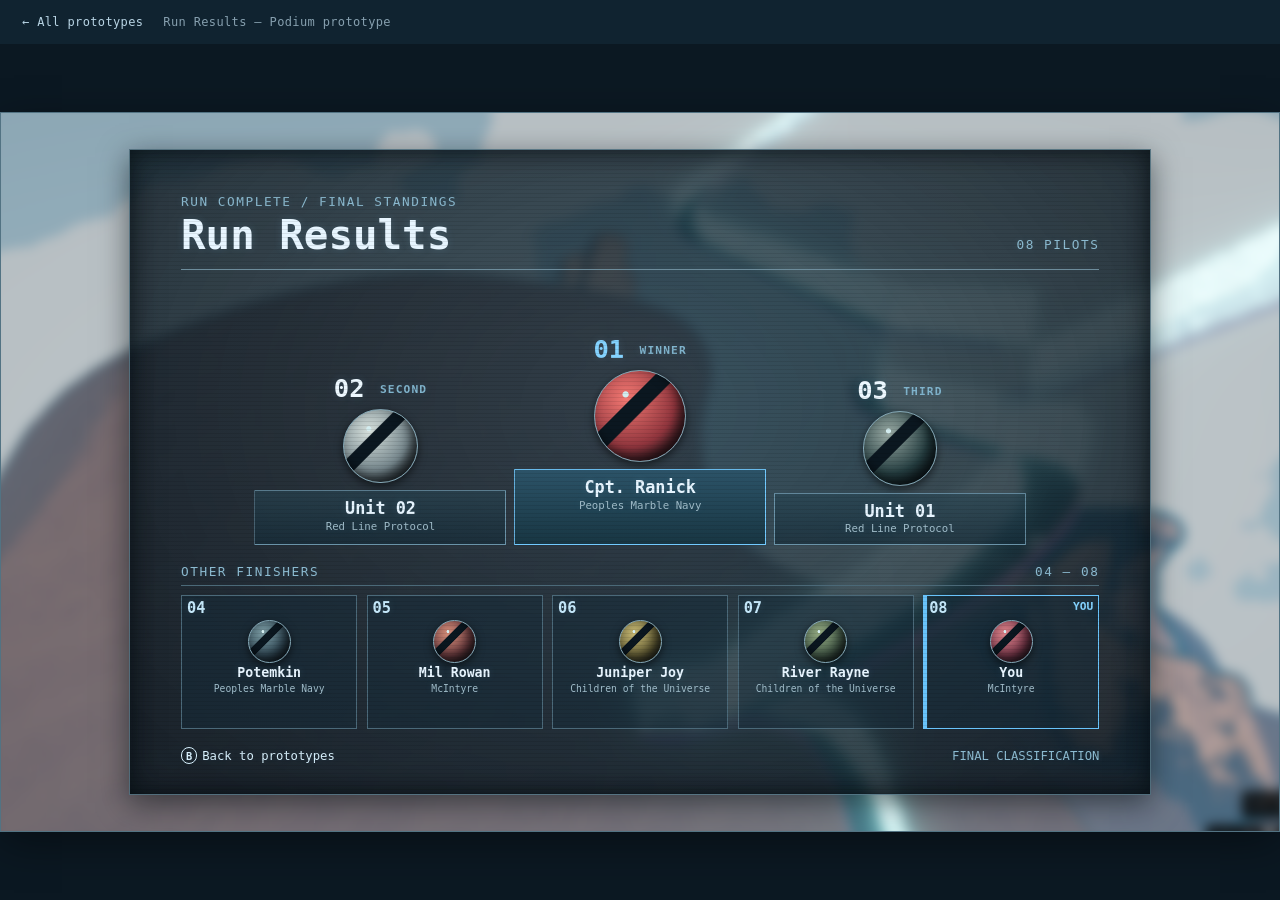
<file: prototype-09.html>
<!doctype html>
<html lang="en">
<head>
<meta charset="utf-8"><meta name="viewport" content="width=device-width, initial-scale=1">
<title>Run Results — Podium prototype</title>
<link rel="stylesheet" href="main-menu/style.css"><link rel="stylesheet" href="race-results/style.css">
</head>
<body>
<header class="external-header"><a href="index.html">← All prototypes</a><span>Run Results — Podium prototype</span></header>
<main class="computer results-computer" aria-label="Run results">

<section class="screen results-screen" aria-labelledby="results-title">
<div class="results-content">
<header class="results-header"><div><span class="eyebrow">RUN COMPLETE / FINAL STANDINGS</span><h1 id="results-title">Run Results</h1></div><span class="race-label">08 PILOTS</span></header>
<div class="podium" aria-label="Top three finishers">
<article class="finisher second"><div class="rank">02 <span>SECOND</span></div><div class="marble silver" aria-hidden="true"></div><div class="step"><strong>Unit 02</strong><small>Red Line Protocol</small></div></article>
<article class="finisher first"><div class="rank">01 <span>WINNER</span></div><div class="marble red" aria-hidden="true"></div><div class="step"><strong>Cpt. Ranick</strong><small>Peoples Marble Navy</small></div></article>
<article class="finisher third"><div class="rank">03 <span>THIRD</span></div><div class="marble dark" aria-hidden="true"></div><div class="step"><strong>Unit 01</strong><small>Red Line Protocol</small></div></article>
</div>
<div class="remaining-label"><span>OTHER FINISHERS</span><span>04 — 08</span></div>
<ol class="remaining" start="4">
<li><span class="position">04</span><div class="marble small navy" aria-hidden="true"></div><strong>Potemkin</strong><small>Peoples Marble Navy</small></li>
<li><span class="position">05</span><div class="marble small rust" aria-hidden="true"></div><strong>Mil Rowan</strong><small>McIntyre</small></li>
<li><span class="position">06</span><div class="marble small olive" aria-hidden="true"></div><strong>Juniper Joy</strong><small>Children of the Universe</small></li>
<li><span class="position">07</span><div class="marble small green" aria-hidden="true"></div><strong>River Rayne</strong><small>Children of the Universe</small></li>
<li class="player"><span class="position">08 <em>YOU</em></span><div class="marble small crimson" aria-hidden="true"></div><strong>You</strong><small>McIntyre</small></li>
</ol>
<footer class="results-footer"><a href="index.html"><span class="pad-key">B</span> Back to prototypes</a><span>FINAL CLASSIFICATION</span></footer>
</div><div class="scanlines" aria-hidden="true"></div><div class="sync-tear" aria-hidden="true"></div>
</section></main></body></html>
</file>
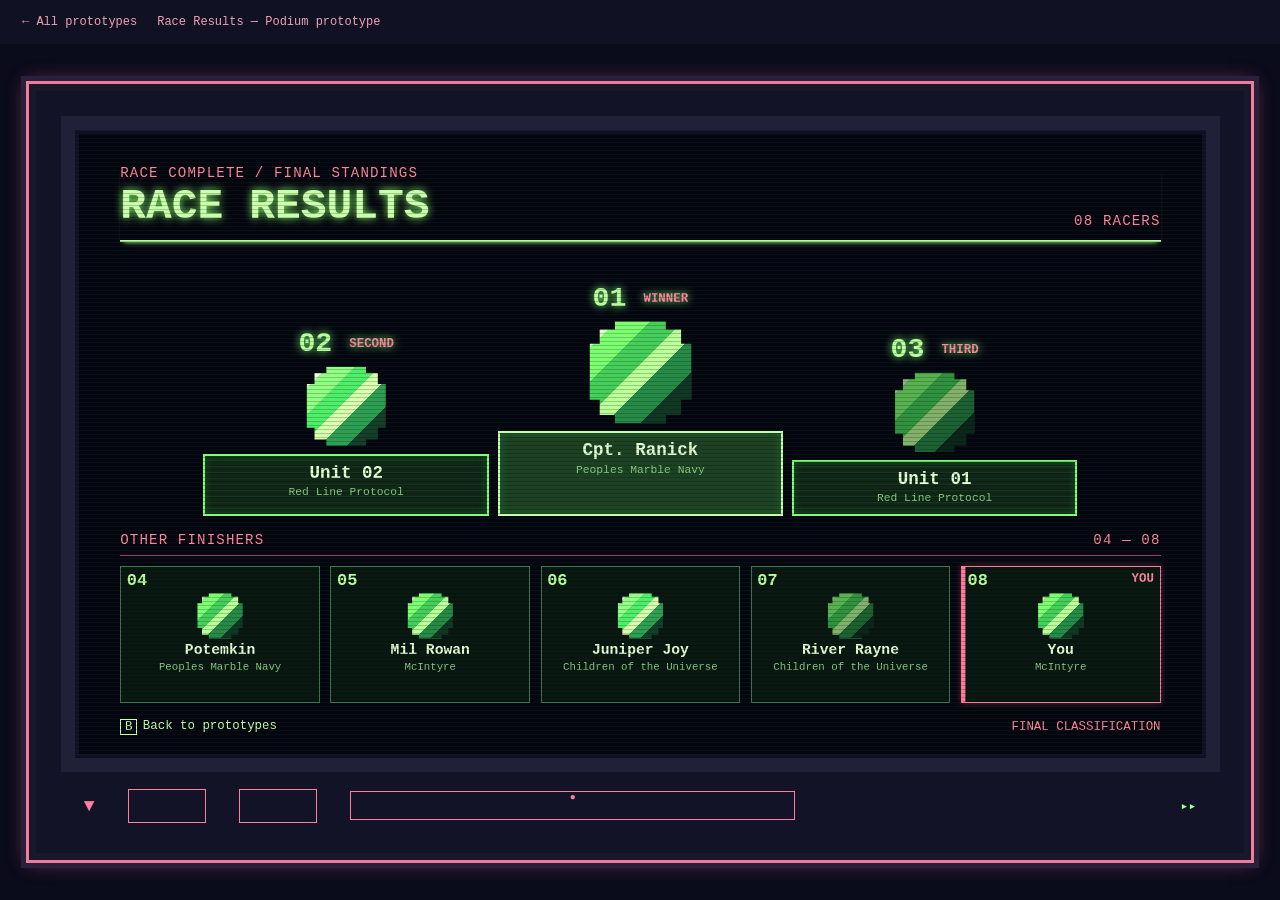
<file: prototype-10.html>
<!doctype html>
<html lang="en">
<head>
<meta charset="utf-8"><meta name="viewport" content="width=device-width, initial-scale=1">
<title>Race Results — Podium prototype</title>
<link rel="stylesheet" href="race-results/neon.css">
</head>
<body>
<header class="external-header"><a href="index.html">← All prototypes</a><span>Race Results — Podium prototype</span></header>
<main class="computer results-computer" aria-label="Onboard computer">

<section class="screen results-screen" aria-labelledby="results-title">
<div class="results-content">
<header class="results-header"><div><span class="eyebrow">RACE COMPLETE / FINAL STANDINGS</span><h1 id="results-title">Race Results</h1></div><span class="race-label">08 RACERS</span></header>
<div class="podium" aria-label="Top three finishers">
<article class="finisher second"><div class="rank">02 <span>SECOND</span></div><div class="marble silver" aria-hidden="true"></div><div class="step"><strong>Unit 02</strong><small>Red Line Protocol</small></div></article>
<article class="finisher first"><div class="rank">01 <span>WINNER</span></div><div class="marble red" aria-hidden="true"></div><div class="step"><strong>Cpt. Ranick</strong><small>Peoples Marble Navy</small></div></article>
<article class="finisher third"><div class="rank">03 <span>THIRD</span></div><div class="marble dark" aria-hidden="true"></div><div class="step"><strong>Unit 01</strong><small>Red Line Protocol</small></div></article>
</div>
<div class="remaining-label"><span>OTHER FINISHERS</span><span>04 — 08</span></div>
<ol class="remaining" start="4">
<li><span class="position">04</span><div class="marble small navy" aria-hidden="true"></div><strong>Potemkin</strong><small>Peoples Marble Navy</small></li>
<li><span class="position">05</span><div class="marble small rust" aria-hidden="true"></div><strong>Mil Rowan</strong><small>McIntyre</small></li>
<li><span class="position">06</span><div class="marble small olive" aria-hidden="true"></div><strong>Juniper Joy</strong><small>Children of the Universe</small></li>
<li><span class="position">07</span><div class="marble small green" aria-hidden="true"></div><strong>River Rayne</strong><small>Children of the Universe</small></li>
<li class="player"><span class="position">08 <em>YOU</em></span><div class="marble small crimson" aria-hidden="true"></div><strong>You</strong><small>McIntyre</small></li>
</ol>
<footer class="results-footer"><a href="index.html"><span class="pad-key">B</span> Back to prototypes</a><span>FINAL CLASSIFICATION</span></footer>
</div><div class="scanlines" aria-hidden="true"></div><div class="sync-tear" aria-hidden="true"></div>
</section><div class="hardware-controls" aria-hidden="true"><span>▼</span><i></i><i></i><b>●</b><span>▸▸</span></div></main></body></html>
</file>
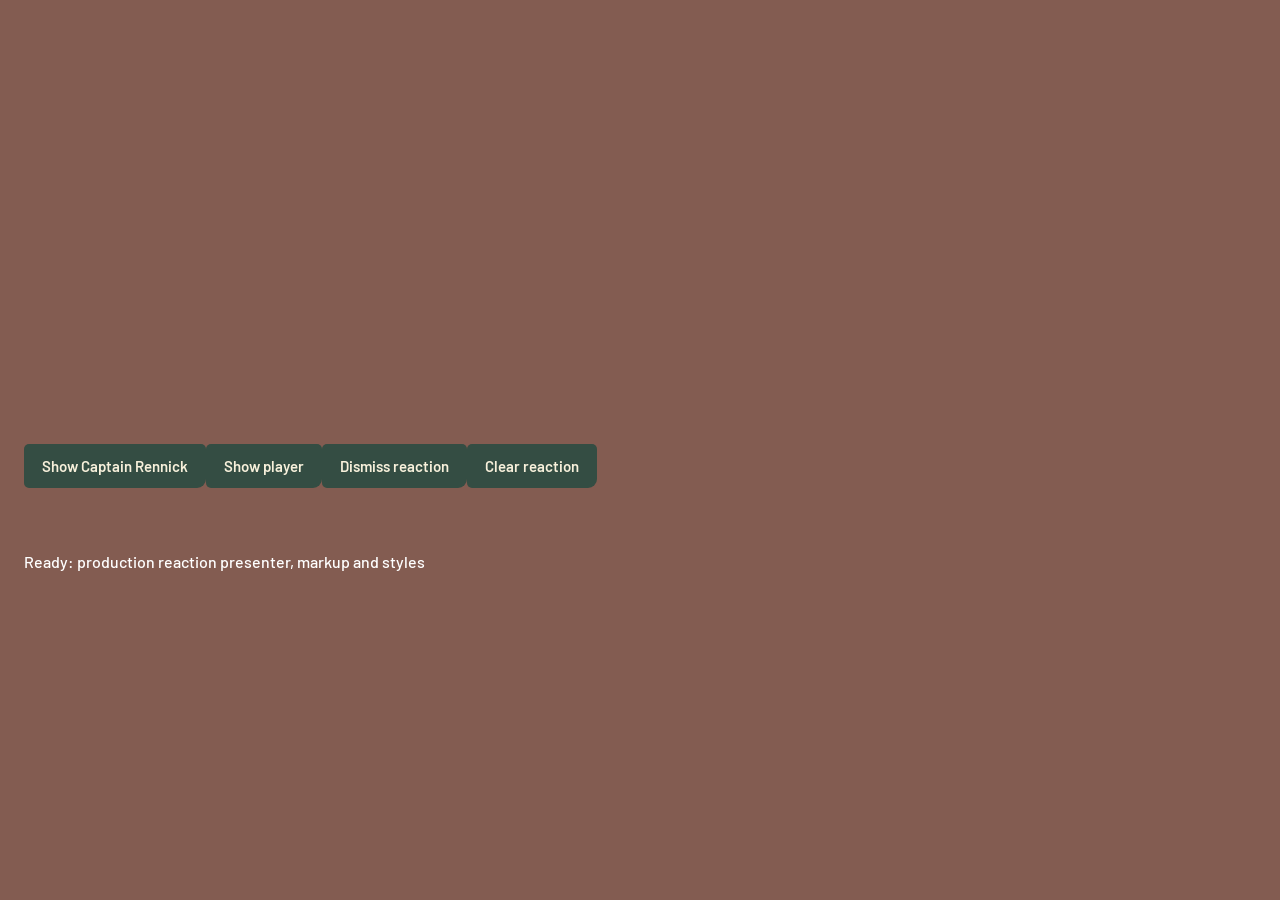
<file: tests/reaction-portrait-preview.html>
<!doctype html><html lang="en"><head><meta charset="utf-8"><meta name="viewport" content="width=device-width, initial-scale=1"><base href="../"><title>Reaction portrait regression preview</title><link rel="stylesheet" href="racers-v2/styles.css?v=portrait-clean-02"><link rel="stylesheet" href="racers-v2/hud-theme.css?v=portrait-clean-02"><link rel="stylesheet" href="racers-v2/reaction.css?v=portrait-clean-02"></head><body class="race-v2-page" style="background:#835c51"><main style="height:420px;position:relative" id="preview"></main><nav aria-label="Portrait test controls" style="padding:24px"><button id="show-npc">Show Captain Rennick</button><button id="show-player">Show player</button><button id="dismiss">Dismiss reaction</button><button id="clear">Clear reaction</button></nav><p id="preview-status" role="status" style="padding:24px;color:white">Loading test controls</p><script src="racers-v2/config.js?v=portrait-clean-02"></script><script src="racers-v2/reaction-view.js?v=portrait-clean-02"></script><script>
(async()=>{const response=await fetch('prototype-03.html'),html=await response.text(),doc=new DOMParser().parseFromString(html,'text/html'),dock=doc.querySelector('#reaction-dock');document.querySelector('#preview').append(dock);const view=window.ReactionView.create(dock,window.MARBLE_CONFIG.shared,{reducedMotion:matchMedia('(prefers-reduced-motion: reduce)').matches});document.querySelector('#show-npc').onclick=()=>view.render({reaction:{who:'npc',text:'A bump from the side. Steady now.'}});document.querySelector('#show-player').onclick=()=>view.render({reaction:{who:'player',text:'Single-character reaction using the other existing portrait.'}});document.querySelector('#dismiss').onclick=()=>view.render(null);document.querySelector('#clear').onclick=()=>view.clear();document.querySelector('#preview-status').textContent='Ready: production reaction presenter, markup and styles';})();
</script></body></html>
</file>
<file: styles.css>
@import url('https://fonts.googleapis.com/css2?family=Barlow+Condensed:ital,wght@0,600;0,700;0,800;1,800&display=swap');
@import url('https://fonts.googleapis.com/css2?family=Barlow:wght@400;500;600;700;800&family=Varela+Round&display=swap');
:root{color-scheme:light;--ink:#344d43;--paper:#f7f0db;--sage:#668879;--sea:#8db4aa;--gold:#edc567;--rust:#ae563c;--muted:#596958;--white:#fff9e8}*{box-sizing:border-box}body{margin:0;color:var(--ink);font:500 16px Barlow,sans-serif;background:var(--paper)}button,a{-webkit-tap-highlight-color:transparent}button{font:600 15px Barlow,sans-serif;color:var(--paper);background:var(--ink);border:0;min-height:44px;padding:10px 18px;cursor:pointer;border-radius:5px 5px 9px 5px;transition:background .16s,transform .16s}button:hover{background:#496553}button:active{transform:translateY(1px)}a{color:inherit}button:focus-visible,a:focus-visible{outline:3px solid var(--rust);outline-offset:4px}button:disabled{cursor:not-allowed;background:#ccd0b8;color:#344d43}[hidden]{display:none!important}.svg-definitions{position:absolute;width:0;height:0}.topbar{position:absolute;z-index:6;inset:0 0 auto;display:flex;align-items:center;justify-content:space-between;height:64px;padding:0 24px;gap:10px;background:linear-gradient(#f7f0dbb0,#f7f0db00)}.back-link{text-decoration:none;padding:14px 0;font-size:14px;font-weight:700}.back-link:hover{text-decoration:underline}.topbar-title{font:18px 'Varela Round',sans-serif}.topbar-title span{display:none}.icon-button{font-size:25px;width:44px;padding:4px;background:#344d43ed;color:var(--white)}.topbar #header-reset{margin-left:auto;margin-right:8px}.topbar #controls-toggle{font-size:0}.topbar #controls-toggle::after{content:'☷';font-size:27px}.race{height:100dvh;min-height:640px;position:relative;overflow:hidden;background:#a4c7b9;background-position:center;background-size:cover;background-repeat:no-repeat}#scene{position:absolute;inset:0;width:100%;height:100%}.scene-vignette{position:absolute;inset:0;pointer-events:none;background:linear-gradient(0deg,#43564130,transparent 25%)}.race-info{position:absolute;left:30px;top:92px;width:140px;color:var(--ink)}.position{display:flex;gap:6px;align-items:baseline}.position strong{font:800 65px/.95 Barlow,sans-serif;letter-spacing:-3px}.position>span{font-size:24px;font-weight:600}.race-meta{display:flex;justify-content:space-between;gap:12px;margin-top:13px;font-size:13px;font-weight:700;font-variant-numeric:tabular-nums}.progress-track{height:4px;background:#344d4329;margin-top:9px}.progress-track span{display:block;height:100%;background:var(--ink)}.map-dock{position:absolute;top:88px;right:24px;display:flex;align-items:flex-start;gap:5px}.map-tab{width:44px;padding:8px;min-height:44px;background:#344d43e8;color:var(--paper);border-radius:5px}.map-tab svg{display:block;width:26px;height:26px;fill:none;stroke:currentColor;stroke-width:3;stroke-linejoin:round}.map-tab #map-chevron{display:none}.map-content{width:145px;position:relative;border-radius:4px;background:#344d43e8;padding:34px 7px 8px;animation:reveal .18s ease-out}.map-content .panel-heading{height:0}.map-content #map-expand{position:absolute;right:2px;top:0;color:var(--paper)}.small-button{background:transparent;color:inherit;min-width:44px;padding:5px;font-size:25px;line-height:1}.small-button:hover{background:#66887930}.map-content svg{width:100%;height:220px}.map-route-shadow{fill:none;stroke:#7c9883;stroke-width:18;stroke-linecap:round;stroke-linejoin:round}.map-route{fill:none;stroke:var(--paper);stroke-width:6;stroke-linecap:round;stroke-linejoin:round}.finish-line{stroke:var(--paper);stroke-width:3;fill:var(--gold)}.start-marker{fill:var(--ink);stroke:var(--paper);stroke-width:3}.map-content .map-legend{display:none}.dialogue{position:absolute;left:26px;bottom:28px;width:420px;display:flex;gap:16px;align-items:stretch;background:var(--paper);padding:16px;border-radius:7px 22px 7px 7px;box-shadow:0 6px 0 #344d4329}.portrait-stack{width:64px;flex-shrink:0;display:flex;flex-direction:column;gap:9px}.portrait{opacity:.4;background:#e4dcc1;border-radius:5px;overflow:hidden;transition:opacity .2s}.portrait.active{opacity:1;background:#d2ddc3;box-shadow:0 3px 0 var(--sage)}.portrait svg{display:block;width:100%;height:57px}.portrait span{display:none}.dialogue-body{position:relative;flex:1;display:flex;flex-direction:column;min-width:0}.dialogue-body .panel-heading{position:absolute;right:-8px;top:-10px}.dialogue-body .panel-heading>span{display:none}.speaker{font:600 19px 'Varela Round',sans-serif;margin:4px 30px 10px 0;color:var(--rust)}.dialog-text{font-size:18px;line-height:1.4;margin:0 0 18px;min-height:50px;max-width:30ch}.dialogue-footer{display:flex;align-items:center;justify-content:space-between;margin-top:auto;gap:10px}.dialogue-footer>span{color:var(--muted);font-size:12px}.dialogue-footer button{min-height:44px;padding:7px 14px;background:transparent;color:var(--ink)}.dialogue-footer button:hover{background:#d7dfc7}.abilities{position:absolute;right:26px;bottom:34px;width:254px}.ability-row{display:flex;gap:14px}.ability{position:relative;width:75px;height:75px;padding:9px;background:#344d43ee;border:3px solid var(--paper);border-radius:5px;color:var(--paper);overflow:visible;box-shadow:0 4px 0 #344d432b}.ability:hover,.ability.selected{background:#526e5c}.ability svg{width:44px;height:44px;display:block;fill:none;stroke:currentColor;stroke-width:4;stroke-linecap:square;stroke-linejoin:round}.ability-key{position:absolute;top:calc(100% + 10px);left:0;right:0;text-align:center;font-size:12px;font-weight:700;color:var(--ink)}.ability-state{position:absolute;inset:0;display:flex;align-items:center;justify-content:center;font:700 25px Barlow,sans-serif;pointer-events:none}.ability.cooldown{background:#344d437a;color:#fff9e8}.ability.cooldown svg{opacity:.18}.ability.activated{background:var(--gold);color:var(--ink);border-color:var(--ink)}.ability.activated .ability-state{position:absolute;inset:auto 0 -5px auto;font-size:17px;line-height:1}.cooldown-fill{position:absolute;left:0;bottom:0;height:4px;background:var(--gold);width:0}.ability-detail{position:absolute;bottom:100px;right:0;width:300px;padding:14px 18px;background:var(--paper);border-radius:6px 18px 6px 6px;box-shadow:0 5px 0 #344d4329;animation:reveal .15s ease-out}.panel-heading{display:flex;align-items:center;justify-content:space-between;gap:12px}.ability-detail .panel-heading strong{font:19px 'Varela Round',sans-serif}.ability-detail p{font-size:16px;line-height:1.45;margin:5px 0 14px}.detail-footer{display:flex;align-items:center;justify-content:space-between;gap:10px}.detail-footer>span{font-size:12px;color:var(--muted)}.ability-feedback{position:absolute;left:50%;top:40%;transform:translateX(-50%);padding:10px 18px;background:var(--paper);border-radius:4px;font:16px 'Varela Round',sans-serif;opacity:0;transition:opacity .2s;pointer-events:none}.ability-feedback.visible{opacity:1}.demo-controls{position:absolute;z-index:8;right:24px;top:70px;background:var(--paper);padding:18px;border-radius:8px;width:330px;box-shadow:0 8px 20px #344d4344;display:grid;grid-template-columns:1fr 1fr;gap:10px}.controls-intro,.demo-controls p{grid-column:1/-1}.controls-intro strong{font:19px 'Varela Round',sans-serif}.controls-intro span{display:none}.demo-controls p{font-size:13px;line-height:1.5;margin:5px 0}.expanded-map{background:var(--paper);color:var(--ink);border:0;width:min(470px,90vw);padding:20px;border-radius:8px;max-height:90dvh;overflow:auto}.expanded-map::backdrop{background:#344d4399}.expanded-map h2{font:22px 'Varela Round',sans-serif;margin:0}.expanded-map .eyebrow{display:none}.expanded-map svg{display:block;width:100%;height:min(55dvh,430px)}.expanded-map .map-route-shadow{stroke:#c0cdb3}.expanded-map .map-route{stroke:#668879}.expanded-map .finish-line,.expanded-map .start-marker{stroke:var(--ink)}.expanded-map>p{display:flex;justify-content:space-between;font-size:13px;margin-bottom:0}.map-legend{display:flex;gap:20px;justify-content:center;font-size:13px}.map-legend span{display:flex;align-items:center;gap:6px}.map-legend i{width:9px;height:9px;display:inline-block;border-radius:50%}.player-dot{background:var(--gold);outline:2px solid var(--ink)}.rival-dot{background:var(--sage)}.finish-banner{position:absolute;left:50%;top:44%;transform:translate(-50%,-50%);text-align:center;background:var(--paper);padding:25px 48px;border-radius:10px 28px 10px 10px;box-shadow:0 6px 0 #344d4329}.finish-banner p{margin:0}.finish-banner h1{font:48px 'Varela Round',sans-serif;margin:8px 0 20px}.hub{min-height:100dvh;background:#e9e2c6}.hub-content{max-width:1120px;margin:auto;padding:40px 48px 26px}.wordmark{display:inline-flex;gap:12px;align-items:center;text-decoration:none;font:23px 'Varela Round',sans-serif}.wordmark svg{width:38px;height:38px;stroke:currentColor;fill:none;stroke-width:2.5}.hub-title{margin:65px 0 32px}.hub-title p{font:16px 'Varela Round',sans-serif;color:var(--rust);margin:0 0 12px}.hub-title h1{font:clamp(36px,5vw,56px)/1.1 'Varela Round',sans-serif;letter-spacing:-2px;margin:0}.trail-card{display:grid;grid-template-columns:1.35fr 1fr;background:var(--paper);border-radius:7px 30px 7px 7px;overflow:hidden;box-shadow:0 8px 0 #bcc5a666}.trail-art{position:relative;min-height:320px;overflow:hidden;display:block}.trail-art img{width:100%;height:100%;object-fit:cover;position:absolute}.trail-road{position:absolute;width:165px;height:580px;border:6px solid #f9efd3;background:#d0bd93;top:-100px;left:38%;transform:rotate(28deg);border-radius:45%}.trail-marble{position:absolute;width:58px;height:58px;border-radius:50%;left:48%;top:56%;background:radial-gradient(circle at 30% 25%,#fff0bb,#e7b952 45%,#a7773b);box-shadow:7px 10px 0 #526b4d44}.trail-stamp{position:absolute;left:24px;bottom:24px;font:700 38px Barlow,sans-serif;color:var(--paper);background:var(--ink);padding:5px 12px;border-radius:4px}.trail-copy{padding:40px;display:flex;flex-direction:column;justify-content:center}.version{font-size:13px;color:var(--muted);margin:0 0 15px}.trail-copy h2{font:32px 'Varela Round',sans-serif;margin:0 0 15px;color:var(--rust)}.trail-copy>p:not(.version){font-size:18px;line-height:1.55;margin:0 0 28px}.play-link{display:flex;align-items:center;justify-content:space-between;background:var(--ink);color:var(--paper);padding:14px 18px;text-decoration:none;font-weight:600;border-radius:5px}.play-link:hover{background:#526e5c}.play-link svg{width:24px;height:24px;stroke:currentColor;fill:none;stroke-width:2.5}.hub footer{display:flex;justify-content:space-between;font-size:13px;color:var(--muted);gap:15px;margin-top:30px}@keyframes reveal{from{opacity:0;transform:translateX(8px)}to{opacity:1;transform:translateX(0)}}
@media(max-width:900px){.dialogue{width:360px;padding:14px;gap:12px}.dialog-text{font-size:17px}.abilities{right:20px;width:230px}.ability-row{gap:10px}.ability{width:70px;height:70px}.ability svg{width:40px;height:40px}.map-content{width:130px}.map-content svg{height:185px}.trail-copy{padding:28px}.trail-copy h2{font-size:27px}}
@media(max-width:680px){.topbar{padding:0 12px;height:58px}.topbar-title{font-size:16px}.back-link{font-size:13px}.topbar #header-reset{margin-right:0}.race{min-height:700px}.race-info{left:18px;top:81px;width:105px}.position strong{font-size:52px}.position>span{font-size:20px}.race-meta{font-size:12px}.map-dock{top:76px;right:12px;gap:4px}.map-content{width:104px;padding:33px 2px 8px}.map-content svg{height:158px}.dialogue{left:12px;right:12px;width:auto;bottom:140px;padding:14px;gap:12px}.portrait-stack{width:53px;gap:8px}.portrait svg{height:48px}.dialog-text{font-size:16px;min-height:44px;line-height:1.45;margin-bottom:8px}.speaker{font-size:17px;margin-top:2px}.dialogue-footer button{padding:7px 10px}.abilities{right:16px;bottom:42px;width:230px}.ability-detail{width:calc(100vw - 28px);bottom:104px;right:-4px}.ability-feedback{top:40%;font-size:14px;white-space:nowrap}.demo-controls{top:64px;right:12px;width:min(330px,calc(100vw - 24px))}.finish-banner{top:44%;padding:20px 35px;white-space:nowrap}.hub-content{padding:26px 20px}.hub-title{margin:45px 0 28px}.trail-card{grid-template-columns:1fr}.trail-art{min-height:245px}.trail-copy{padding:26px}.trail-copy h2{font-size:29px}.hub footer{flex-direction:column;gap:8px;margin-top:28px}}
@media(max-height:650px) and (min-width:681px){.map-content svg{height:140px}.map-content{width:110px}.dialogue{bottom:18px}.abilities{bottom:32px}.race{min-height:580px}}
@media(prefers-reduced-motion:reduce){*,*::before,*::after{animation:none!important;transition:none!important;scroll-behavior:auto!important}}
.topbar-title{position:absolute;left:50%;transform:translateX(-50%)}.demo-controls #reset{grid-column:1/-1}
.topbar #controls-toggle::after{content:none}.topbar #controls-toggle svg{width:28px;height:28px;stroke:currentColor;fill:none;stroke-width:2.5}@media(max-width:360px){.topbar-title{display:none}}
.portrait .portrait-art{display:block}.icon-button svg,.small-button svg{width:24px;height:24px;fill:none;stroke:currentColor;stroke-width:2.5;display:block;margin:auto}.ability .ability-icon{display:block}.ability img{width:44px;height:44px;display:block;object-fit:contain}.ability.activated .ability-state{inset:auto 3px 5px auto;font-size:15px;line-height:1;background:var(--gold);padding:2px}.map-legend span{gap:6px}#prototype-list{display:grid;gap:30px}@media(max-width:900px){.ability img{width:40px;height:40px}}
/* Reclaimed radio hardware; noise is confined to the portrait glass. */
.dialogue{background:#716b51;border:3px solid #4d5747;border-radius:13px 17px 14px 11px;padding:13px;gap:12px;box-shadow:inset 0 1px #d5bd89,inset 0 -3px #484c3b,0 5px 0 #344d4329;color:#d6ebbc;width:430px}
.dialogue-body{background:#193e30;border-radius:10px 13px 12px 10px;padding:10px 13px;box-shadow:inset 0 0 13px #091e18}
.dialogue-body .speaker{color:#bde298;font:700 15px Barlow,sans-serif;margin:2px 30px 9px 0}
.dialogue-body .dialog-text{font-size:18px;line-height:1.4;margin-bottom:12px;min-height:50px}
.dialogue-body .panel-heading{top:-4px;right:-3px}.dialogue-footer>span{color:#a8ca95}.radio-wave{color:#a8ca95;font-size:15px}
.portrait-stack{width:64px;justify-content:center}.portrait{position:relative;border:2px solid #263e30;border-radius:3px;background:#173c2c;opacity:.4}.portrait.active{background:#173c2c;box-shadow:none;border-color:#a3c287}
.portrait svg{height:64px;shape-rendering:crispEdges;stroke:none}.portrait::after{content:'';position:absolute;inset:0;background:repeating-linear-gradient(0deg,transparent 0 2px,#081e2540 2px 3px);pointer-events:none}
.ability{border-radius:50%;border:0;width:75px;height:75px;box-shadow:0 3px 0 #344d4330;isolation:isolate}.ability .ability-icon svg{width:40px;height:40px;margin:auto}.ability-spinner{position:absolute;inset:6px;border:2px solid transparent;border-top-color:currentColor;border-bottom-color:currentColor;border-radius:50%;pointer-events:none;opacity:0}
.ability.activated .ability-spinner{opacity:.8;animation:skill-spin var(--spin-duration) linear infinite}.ability .cooldown-ring{position:absolute;inset:-4px;width:83px;height:83px;transform:rotate(-90deg);fill:none;stroke:var(--gold);stroke-width:3;pointer-events:none}.cooldown-ring circle{stroke-dasharray:226;stroke-dashoffset:226}.ability-state{font-size:21px}.ability.activated .ability-state{inset:auto 0 -3px auto;background:var(--ink);color:var(--paper);border-radius:50%;padding:3px}.ability-key{top:calc(100% + 8px)}
@keyframes skill-spin{to{transform:rotate(360deg)}}
.test-bench{position:fixed;z-index:12;left:12px;top:12px;max-width:calc(100vw - 24px)}.race-page .topbar{top:50px}.race-info,.map-dock{top:138px}.test-bench>button{font-size:13px;min-height:36px;padding:7px 12px;background:var(--paper);color:var(--ink);box-shadow:0 2px 0 #344d4330}
#demo-controls{position:relative;width:370px;max-width:calc(100vw - 24px);max-height:calc(100dvh - 70px);overflow:auto;background:var(--paper);padding:18px;border-radius:8px;box-shadow:0 8px 20px #344d4344}#demo-controls h2{font:22px 'Varela Round',sans-serif;margin:0}#demo-controls p{font-size:14px;line-height:1.4}#event-options label{display:flex;align-items:center;gap:9px;min-height:44px;font-size:14px}#event-options input{width:20px;height:20px}#demo-controls fieldset{border:1px solid #66887960;margin:12px 0}#start-race{width:100%}#event-triggers{display:grid;gap:8px;margin:10px 0}.finish-banner #result{font-size:16px;margin:0 0 16px}
@media(max-width:680px){.race-page .topbar{padding:0 12px}.race-info{top:126px;left:18px}.map-dock{top:124px;right:12px}.dialogue{width:auto;left:12px;right:12px;bottom:148px;padding:10px;gap:9px}.dialogue-body .dialog-text{font-size:16px}.portrait-stack{width:54px}.portrait svg{height:50px}.ability-row{gap:12px}.ability{width:68px;height:68px}.ability .cooldown-ring{width:76px;height:76px}.finish-banner{width:calc(100% - 30px);padding:24px}.topbar-title{font-size:15px}}
@media(prefers-reduced-motion:reduce){.ability.activated .ability-spinner{animation:none;border-color:currentColor;opacity:.6}}
input:focus-visible,select:focus-visible,summary:focus-visible{outline:3px solid var(--rust);outline-offset:3px}
/* Redline revision: heavy ink silhouettes and repaired racing hardware. */

.prototype-header{height:64px;display:flex;align-items:center;gap:14px;padding:8px 24px;background:#121821;color:#eee3c6;border-bottom:3px solid #bd3449;position:relative;z-index:20}.prototype-header button{background:#eee3c6;color:#121821;border-radius:2px;min-height:44px;font-size:14px;padding:10px 16px}.prototype-header a{font-size:14px;text-decoration:none;padding:12px 0}.prototype-header a:hover{text-decoration:underline}.prototype-header #header-reset{margin-left:auto;background:#ffd348}.race-page .race{height:calc(100dvh - 64px);min-height:640px;background-color:#876354}.test-bench{top:74px;left:24px;position:absolute;z-index:15}.race-info{top:26px;left:28px;color:var(--white);background:#121821ed;padding:12px 16px 15px;width:170px;clip-path:polygon(0 0,100% 0,100% 85%,90% 100%,0 100%)}.position strong{font-style:italic;font-weight:800}.race-meta{color:var(--gold)}.progress-track{background:#eee3c64d}.progress-track span{background:var(--gold)}.map-dock{top:26px}.map-content{background:#121821ed;border:2px solid #eee3c6;border-radius:2px}.map-tab{background:#121821;border:2px solid #eee3c6;border-radius:2px}.map-route-shadow{stroke:#58676b}.racer-number{fill:#121821;stroke:none;font:800 8px Barlow,sans-serif;text-anchor:middle;dominant-baseline:central;pointer-events:none}.map-content svg .racer-number{height:auto}.marble-swatch{display:inline-block;vertical-align:middle;width:20px;height:20px;border-radius:50%;border:2px solid #121821;margin-right:8px;box-shadow:inset -3px -3px #12182140}.ability-settings{margin:14px 0;padding:10px;border:1px solid #665e5060}.ability-settings summary{min-height:36px;cursor:pointer}.ability-settings p{font-size:13px!important}
.ability{background:#121821;border:3px solid #fff1d0;box-shadow:0 4px 0 #0008}.ability:hover,.ability.selected{background:#34444d}.ability.activated{background:#ffd348;color:#121821;border-color:#121821}.ability.cooldown{background:#121821;color:#fff1d0;border-color:#6d7379}.ability.cooldown .ability-icon{opacity:.24}.ability.cooldown .ability-icon svg{opacity:1}.ability .cooldown-ring{width:calc(100% + 16px);height:calc(100% + 16px);inset:-8px;stroke-width:6;overflow:visible;display:none;filter:drop-shadow(0 0 2px #000)}.ability.cooldown .cooldown-ring{display:block}.cooldown-ring .ring-track{stroke:#10151e;stroke-width:9;stroke-dasharray:none;stroke-dashoffset:0}.cooldown-ring .ring-progress{stroke:#ffd348;stroke-width:6;stroke-linecap:round;stroke-dasharray:220;stroke-dashoffset:220}.ability-key{color:#fff1d0;text-shadow:0 1px 3px #000,0 0 4px #000}.ability-row{gap:20px}.abilities{width:265px}.ability-detail{border:2px solid #121821;border-radius:2px 14px 2px 2px;box-shadow:5px 5px 0 #121821}.ability-detail .panel-heading strong{font:italic 800 26px 'Barlow Condensed',Barlow,sans-serif}.dialogue{background:#514e47;border-color:#141b24;box-shadow:inset 0 2px #b2a68a,5px 5px 0 #121821b3;border-radius:8px 18px 8px 8px}.dialogue::before{content:'';position:absolute;left:10px;top:-3px;width:30px;height:5px;background:#bd3449;transform:rotate(-7deg)}.finish-banner{border:3px solid #121821;border-radius:2px 25px 2px 2px;box-shadow:7px 7px 0 #121821}.finish-banner h1{font:italic 800 52px 'Barlow Condensed',Barlow,sans-serif}.hub{background:#eee3c6}.hub-title h1,.trail-copy h2{font-family:'Barlow Condensed',Barlow,sans-serif;font-style:italic;font-weight:800}.trail-card{border-radius:2px 30px 2px 2px;box-shadow:6px 6px 0 #121821}.trail-art{background:#876354}.trail-road{background:#4e4547!important;border-color:#ffd348!important}.play-link{border-radius:2px;background:#121821}.trail-stamp{background:#121821;border-radius:0}.scene-vignette{background:linear-gradient(0deg,#10182455,transparent 35%)}
@media(max-width:680px){.prototype-header{height:60px;gap:10px;padding:8px 10px}.prototype-header button{font-size:12px;padding:8px 10px}.prototype-header a{font-size:12px}.race-page .race{height:calc(100dvh - 60px);min-height:700px}.test-bench{top:68px;left:12px}.race-info{top:18px;left:12px;width:124px;padding:10px}.map-dock{top:18px;right:12px}.map-content{width:106px}.map-content svg{height:170px}.abilities{width:244px;right:20px}.ability-row{gap:18px}.ability{width:68px;height:68px}.ability .cooldown-ring{width:calc(100% + 16px);height:calc(100% + 16px)}.dialogue{bottom:150px}.ability-detail{bottom:108px;width:calc(100vw - 24px);right:-8px}}
.cooldown-ring .ring-track{stroke:#a7b0b3;stroke-width:7;opacity:.65}.cooldown-ring .ring-progress{stroke:#ffd348;stroke-width:6}.detail-footer button{min-width:120px}.ability-icon img{width:40px;height:40px;object-fit:contain}.prototype-header button:focus-visible,.prototype-header a:focus-visible{outline-color:#ffd348}
.map-content .small-button svg{width:24px;height:24px;display:block}.cooldown-ring .ring-track{stroke:#c4ced0;opacity:1;stroke-width:7}.cooldown-ring .ring-progress{stroke:#ffd348;stroke-width:7}.race-info .position{gap:8px}
.ability.cooldown .cooldown-ring{opacity:1}.ability.cooldown .ability-state{color:#fff6da}.ability .ring-progress{stroke:#ffd348}
#demo-controls{max-height:calc(100dvh - 90px)}@media(max-width:680px){#demo-controls{max-height:calc(100dvh - 80px)}}
/* Fixed player module; only caller and text glass enter/leave. */
.radio-dock{position:absolute;left:26px;bottom:28px;width:440px;height:156px;pointer-events:none;z-index:4}.radio-dock .portrait-stack{position:absolute;left:0;bottom:0;width:72px;height:156px}.radio-dock .portrait{position:absolute;width:72px;height:72px;padding:4px;background:#514e47;border:3px solid #141b24;box-shadow:inset 0 1px #b2a68a,3px 3px #12182199;border-radius:5px;opacity:1}.radio-dock .portrait svg{height:58px;width:58px}.radio-dock #portrait-player{bottom:0;border-bottom:5px solid #ffd348}.radio-dock #portrait-npc{bottom:84px}.radio-dock .portrait.active{border-color:#a3c287}.radio-dock .dialogue{position:absolute;left:84px;top:0;bottom:0;width:350px;margin:0;padding:10px;pointer-events:auto}.radio-dock .dialogue-body{width:100%}.radio-dock .dialog-text{font-size:17px;min-height:40px}.radio-dock .dialogue-footer{font-size:12px;gap:10px}.radio-dock .dialogue-footer span:last-child{color:#d6ebbc;font-size:12px}.racer-identity{display:flex;align-items:center;min-height:40px;font-size:15px}.racer-identity .marble-swatch{flex-shrink:0}.radio-dock .portrait-art{display:block}.radio-dock .dialogue::before{left:10px}
@media(max-width:680px){.radio-dock{left:12px;bottom:24px;width:calc(100% - 24px);height:156px}.radio-dock .portrait-stack{width:60px}.radio-dock .portrait{width:60px;height:64px;padding:3px}.radio-dock .portrait svg{width:48px;height:50px}.radio-dock #portrait-npc{bottom:76px}.radio-dock .dialogue{left:72px;top:auto;bottom:118px;width:calc(100% - 72px);min-height:150px;padding:8px}.radio-dock .dialog-text{font-size:16px;line-height:1.4}.radio-dock .speaker{font-size:14px}.radio-dock .dialogue-footer{flex-wrap:wrap;gap:4px}.race-page:has(.radio-dock.transmitting) .ability-detail{bottom:310px}}

/* Timing fields remain outside the game HUD. */
.ability-settings fieldset{margin:12px 0;padding:10px;border:1px solid #665e50}.ability-settings label{display:grid;grid-template-columns:1fr 85px;align-items:center;gap:8px;margin:8px 0}.ability-settings input{width:85px;min-height:44px;padding:8px;background:#fff6da;color:#121821;border:2px solid #665e50;font:inherit}.ability-settings input[aria-invalid="true"]{border-color:#bd3449}.timing-error{display:block;color:#9d2337;font-size:13px}.ability-settings fieldset p{margin-bottom:0}.test-bench h3{font-size:16px}.prototype-header a{white-space:nowrap}

/* Compact tools align with the single external header; radio is a terminal in repaired hardware. */
.prototype-header{justify-content:space-between}.prototype-actions{display:flex;align-items:center;gap:10px;margin-left:auto}.prototype-header #header-reset{margin-left:0}
.test-bench{left:auto;right:24px;top:74px}#demo-controls{width:360px;padding:12px;border:2px solid #121821;border-radius:2px;box-shadow:4px 4px #12182180;max-height:calc(100dvh - 86px)}#demo-controls h2{font-size:20px}#demo-controls p{margin:6px 0;font-size:13px}.ability-settings{margin:8px 0;padding:6px}.ability-settings summary{min-height:36px}.ability-settings fieldset{margin:6px 0;padding:6px}.ability-settings label{margin:3px 0;grid-template-columns:1fr 80px;gap:6px;font-size:14px}.ability-settings input{width:80px;padding:6px;min-height:44px}.ability-settings fieldset p{font-size:12px!important}.racer-identity{min-height:30px;font-size:13px}.marble-swatch{width:16px;height:16px;margin-right:5px}#marble-editor{display:grid;grid-template-columns:1fr 1fr;gap:0 5px}#event-options label{min-height:44px;font-size:13px;gap:6px}#demo-controls fieldset{margin:6px 0}#event-triggers{grid-template-columns:1fr 1fr;gap:6px;margin:6px 0}#event-triggers button{font-size:13px;padding:6px}#demo-controls h3{margin:10px 0 5px}
.abilities .ability-feedback{left:auto;right:0;top:auto;bottom:100px;transform:none;max-width:265px;padding:6px 10px;text-align:right;background:#121821ec;color:#fff1d0;border-left:3px solid #ffd348;border-radius:0;font:600 14px Barlow,sans-serif;z-index:2}.ability-detail{bottom:140px}
.radio-dock{width:480px;height:180px}.radio-dock .portrait-stack{width:80px;height:180px}.radio-dock .portrait{width:80px;height:80px;padding:4px;border-radius:2px;background:#2b3a39;border-color:#4aba94;box-shadow:inset 0 0 0 1px #ffedb7,3px 3px #12182199}.radio-dock #portrait-npc{bottom:92px}.radio-dock #portrait-player{border-bottom-color:#d0542d}.radio-dock .portrait-art{height:100%;background:#163c2d}.radio-dock .portrait img{display:block;width:100%;height:100%;object-fit:contain;filter:grayscale(1) sepia(1) hue-rotate(65deg) saturate(1.5) contrast(1.15);opacity:.95}.radio-dock .portrait::after{background:repeating-linear-gradient(0deg,transparent 0 3px,#071f2438 3px 4px)}
.radio-dock .dialogue{left:92px;width:382px;padding:7px;display:flex;flex-direction:column;gap:5px;border:3px solid #2b3a39;border-radius:2px;background:#4aba94;box-shadow:inset 0 1px #ffedb7,4px 4px #121821b0}.radio-dock .dialogue::before{left:16px;top:-4px;background:#d0542d;width:35px;height:6px;transform:rotate(-4deg)}.radio-hardware{display:flex;align-items:center;justify-content:space-between;height:14px;flex-shrink:0}.speaker-grille{display:block!important;width:54px;height:12px;background:repeating-linear-gradient(90deg,#2b3a39 0 2px,#ffedb7 2px 4px);border:1px solid #2b3a39}.radio-signal{display:block!important;font:12px monospace;color:#2b3a39;transform-origin:bottom}
.radio-dock .dialogue-body{border:2px solid #ffedb7;border-radius:0;background:#111d20;padding:0;box-shadow:none;min-height:0;flex:1;color:#ffedb7;font-family:'Courier New',monospace}.terminal-title{display:flex;align-items:center;justify-content:space-between;gap:8px;background:#ffedb7;color:#172626;padding:4px 7px;font:bold 12px 'Courier New',monospace}.radio-dock .dialogue-body .speaker{margin:0;color:#172626;font:bold 12px 'Courier New',monospace}.radio-dock .dialogue-body .dialog-text{font:16px/1.35 'Courier New',monospace;margin:9px 9px 7px;min-height:35px;max-width:none}.radio-dock .dialogue-footer{padding:0 9px 6px;margin-top:auto;gap:6px}.radio-dock .dialogue-footer span,.radio-dock .dialogue-footer span:last-child{font:11px 'Courier New',monospace;color:#ffedb7}
@media(max-width:680px){.prototype-actions{gap:7px}.test-bench{left:auto;right:12px;top:68px}#demo-controls{max-height:calc(100dvh - 80px);width:350px}.radio-dock{width:calc(100% - 24px);height:156px}.radio-dock .portrait-stack{width:64px;height:156px}.radio-dock .portrait{width:64px;height:68px;padding:3px}.radio-dock #portrait-npc{bottom:80px}.radio-dock .dialogue{left:76px;top:auto;bottom:164px;width:calc(100% - 76px);min-height:182px;padding:5px}.radio-dock .dialogue-body .dialog-text{font-size:14px;line-height:1.4;margin:8px}.terminal-title{font-size:11px;padding:4px}.radio-dock .dialogue-body .speaker{font-size:11px}.radio-dock .dialogue-footer{padding:0 6px 6px}.radio-dock .dialogue-footer span{font-size:10px}.abilities .ability-feedback{bottom:94px;max-width:244px}.race-page:has(.radio-dock.transmitting) .ability-detail{bottom:370px}}

#ability-settings fieldset{display:grid;grid-template-columns:1fr 1fr;gap:4px 8px}#ability-settings label{display:flex;flex-direction:column;align-items:flex-start;gap:4px;margin:0;font-size:12px;line-height:1.3}#ability-settings input{width:100%;max-width:140px}#ability-settings fieldset>p{grid-column:1/-1}#ability-settings .timing-error:empty{display:none}#ability-settings .timing-error:not(:empty){grid-column:1/-1}

@media(max-width:680px){.radio-dock #portrait-npc{bottom:164px}.finish-banner{top:38%;padding:12px 16px}.finish-banner h1{font-size:38px;margin:4px 0 8px}.finish-banner p{font-size:13px}.finish-banner #result{font-size:13px;margin:0}}

@media(min-width:681px) and (max-width:820px){.radio-dock{width:calc(100% - 340px)}.radio-dock .dialogue{width:calc(100% - 92px)}.radio-dock .dialogue-body .dialog-text{font-size:14px}.race-page:has(.radio-dock.transmitting) .ability-detail{bottom:210px}}

/* Photoshop composition: upper dialogue window, portraits flanking the transmission strip. */
.trail-card{position:relative;border:3px solid #121821}.trail-card::after{content:'';position:absolute;inset:0;border:1px solid #121821;border-radius:inherit;pointer-events:none;z-index:3}
.radio-dock{width:520px;height:288px;bottom:28px;left:26px;--signal-yellow:#f1c817;--signal-black:#080b0c}
.radio-dock .dialogue{inset:0;width:100%;height:100%;padding:0;border:0;display:block;border-radius:0;background:none;box-shadow:none;overflow:visible}
.radio-dock .dialogue::before{content:none}
.radio-dock .dialogue-body{position:absolute;left:0;right:0;top:0;height:158px;border:3px solid var(--signal-yellow);padding:0;background:var(--signal-black);color:#ffe059;box-shadow:none;border-radius:0}
.radio-dock .terminal-title{padding:0;min-height:29px;display:flex;justify-content:space-between;border-bottom:3px solid var(--signal-yellow);background:var(--signal-black);color:var(--signal-yellow);font:bold 13px 'Courier New',monospace}
.radio-dock .terminal-title .speaker{padding:4px 8px;margin:0;color:var(--signal-yellow);font:bold 15px 'Courier New',monospace;white-space:nowrap}
.radio-dock .terminal-title>span{padding:5px 9px;background:var(--signal-yellow);color:#080b0c;white-space:nowrap}
.radio-dock .dialogue-body .dialog-text{margin:11px 10px;font:16px/1.4 'Courier New',monospace;min-height:0;color:#ffe059}
.radio-dock .dialogue-footer{position:absolute;bottom:7px;left:10px;right:10px;padding:0;display:flex;flex-wrap:nowrap;justify-content:space-between}
.radio-dock .dialogue-footer span,.radio-dock .dialogue-footer span:last-child{font:11px 'Courier New',monospace;color:#d4b946}
.radio-dock .portrait{width:94px;height:118px;padding:3px;bottom:0;border:3px solid var(--signal-yellow);border-radius:0;background:var(--signal-black);box-shadow:none;opacity:1}
.radio-dock #portrait-player{left:0;bottom:0;border-color:var(--signal-yellow);z-index:5}
.radio-dock #portrait-npc{left:auto;right:0;bottom:0;border-color:var(--signal-yellow)}
.radio-dock .portrait-art{width:100%;height:100%;background:var(--signal-black)}
.radio-dock .portrait img{width:100%;height:100%;object-fit:contain;filter:none;opacity:1;transition:filter .12s,opacity .12s}
.radio-dock .portrait::after{display:none}
.radio-dock.transmitting .portrait img{filter:grayscale(1) sepia(1) saturate(2.8) contrast(1.12)}
.radio-dock.transmitting .portrait:not(.active) img{opacity:.45}
.radio-dock.transmitting .portrait::after{display:block;background:repeating-linear-gradient(0deg,transparent 0 3px,#080b0c30 3px 4px)}
.transmission-console{position:absolute;bottom:0;left:102px;right:102px;height:118px;background:var(--signal-black);border:2px solid var(--signal-yellow);overflow:hidden}
.scan-panel{height:54px;border-bottom:2px solid var(--signal-yellow)}
.scan-panel p{font:9px 'Courier New',monospace;color:var(--signal-yellow);margin:0;padding:3px 3px 2px;border-bottom:1px solid var(--signal-yellow);white-space:nowrap}
.scan-matrix{display:grid;grid-template-columns:repeat(24,1fr);grid-template-rows:repeat(4,5px);gap:2px;padding:4px}
.scan-matrix i{background:var(--signal-yellow);opacity:.15}
.radio-dock.transmitting .scan-matrix i{animation:transmission-square var(--scan-period) steps(1) infinite;animation-delay:var(--scan-delay)}
.communication-link{display:flex;align-items:center;justify-content:space-between;height:60px;padding:5px;gap:5px}
.radio-marble{display:flex;align-items:center;justify-content:center;width:44px;height:44px;flex-shrink:0;border:2px solid var(--signal-yellow);border-radius:50%;background:radial-gradient(circle at 30% 25%,#ffffffcc,var(--marble-color) 45%,#080b0c);color:#080b0c;font:bold 15px Barlow,sans-serif;box-shadow:inset -3px -3px #080b0c50}
.connection-lines{height:45px;min-width:0;width:100%;fill:none;stroke:#655b19;stroke-width:2}
.connection-lines .connection-pulse{stroke:var(--signal-yellow);stroke-dasharray:18 220;stroke-dashoffset:238}
.radio-dock.transmitting .connection-pulse{animation:transmission-pulse 2.4s linear infinite}
@keyframes transmission-square{0%,65%,100%{opacity:.15}20%,45%{opacity:.65}}
@keyframes transmission-pulse{to{stroke-dashoffset:0}}
@media(min-width:681px) and (max-width:900px){.radio-dock{width:calc(100% - 330px);height:290px}.radio-dock .portrait{width:72px;height:110px}.transmission-console{left:78px;right:78px;height:110px}.radio-marble{width:30px;height:30px;font-size:12px}.scan-panel p{font-size:8px}.radio-dock .dialogue-body .dialog-text{font-size:14px}.radio-dock .terminal-title .speaker{font-size:12px}.radio-dock .terminal-title>span{font-size:11px}}
@media(max-width:680px){.radio-dock{left:12px;bottom:24px;width:calc(100% - 24px);height:400px}.radio-dock #portrait-player{width:66px;height:84px}.radio-dock #portrait-npc{width:66px;height:84px;bottom:128px;right:0}.radio-dock .dialogue-body{top:auto;bottom:222px;height:165px}.radio-dock .terminal-title .speaker{font-size:12px;padding:5px}.radio-dock .terminal-title>span{font-size:11px;padding:5px}.radio-dock .dialogue-body .dialog-text{font-size:14px;margin:9px}.radio-dock .dialogue-footer span{font-size:10px}.transmission-console{left:72px;right:72px;bottom:128px;height:84px}.scan-panel{height:43px}.scan-panel p{font-size:7px;padding:3px 1px}.scan-matrix{grid-template-rows:repeat(4,3px);gap:2px;padding:3px}.communication-link{height:37px;padding:3px;gap:3px}.radio-marble{width:26px;height:26px;font-size:11px}.connection-lines{height:28px}.radio-dock.transmitting #portrait-player{bottom:128px}.race-page:has(.radio-dock.transmitting) .ability-detail{bottom:420px}.finish-banner{top:31%;padding:8px}.finish-banner h1{font-size:32px}}
@media(prefers-reduced-motion:reduce){.radio-dock.transmitting .scan-matrix i,.radio-dock.transmitting .connection-pulse{animation:none}.radio-dock.transmitting .scan-matrix i:nth-child(3n){opacity:.55}.connection-lines .connection-pulse{stroke-dashoffset:0;stroke-dasharray:none}.radio-dock .portrait img{transition:none}}

@media(max-width:680px){.radio-dock #portrait-player{bottom:128px}}

.scan-panel p{font-size:11px}@media(min-width:681px) and (max-width:900px){.scan-panel p{font-size:9px}}@media(max-width:680px){.scan-panel p{font-size:10px}.finish-banner{top:38%;padding:12px 16px}.finish-banner h1{font-size:38px}}

/* Continuous radio panel: one shared horizontal seam and single vertical dividers. */
.radio-dock .dialogue-body{height:170px}
.radio-dock .transmission-console{left:94px;right:94px;border-left:0;border-right:0;border-top:0;border-bottom-width:3px}
.radio-dock.transmitting .portrait{border-top:0}
.radio-dock .portrait img{object-fit:cover;object-position:50% 38%}
.radio-dock #portrait-npc img{object-position:50% 35%}
.radio-dock .radio-marble{border:0;border-radius:0;background:none;box-shadow:none;width:48px;height:48px;padding:0;color:var(--signal-yellow)}
.radio-marble svg{display:block;width:100%;height:100%;fill:none;stroke:var(--signal-yellow);stroke-width:1.6}
.radio-marble rect{fill:var(--signal-black);stroke:none}
.radio-marble text{fill:var(--signal-yellow);stroke:none;text-anchor:middle;font:bold 16px 'Courier New',monospace}
.map-dock .map-content,.expanded-map{background:#080b0c;color:#f1c817;border:2px solid #f1c817;border-radius:0;box-shadow:none;filter:none}
.map-dock .map-content{animation:none}.map-content #map-expand,.expanded-map .small-button{color:#f1c817}
.map-route-shadow,.expanded-map .map-route-shadow{display:none}
.map-route,.expanded-map .map-route{stroke:#f1c817;stroke-width:5;filter:none}
.start-marker,.expanded-map .start-marker{fill:#080b0c;stroke:#f1c817}
.finish-line,.expanded-map .finish-line{fill:#f1c817;stroke:#f1c817}
.racer-number{fill:#f1c817;font-size:9px}
#map-markers [data-racer-label="2"],.large-markers [data-racer-label="2"]{fill:#080b0c}
.expanded-map .map-legend .player-dot{background:#f1c817;outline:1px solid #f1c817}
.expanded-map .map-legend .rival-dot{background:#080b0c;outline:1px solid #f1c817}
@media(min-width:681px) and (max-width:900px){.radio-dock .dialogue-body{height:180px}.radio-dock .transmission-console{left:72px;right:72px}.radio-dock .radio-marble{width:32px;height:32px}}
@media(max-width:680px){.radio-dock .dialogue-body{bottom:212px}.radio-dock .transmission-console{left:66px;right:66px}.radio-dock .radio-marble{width:28px;height:28px}}

.map-content .racer-number,.expanded-map .racer-number{font-size:18px}.radio-marble text{font-size:20px}.expanded-map::backdrop{background:#0009}@media(max-width:680px){.radio-dock .radio-marble{width:32px;height:32px}}

.racer-link{fill:none;stroke:#f1c817;stroke-width:1;opacity:.4}.racer-tag{fill:#080b0c;stroke:#f1c817;stroke-width:1}.racer-tag.player-tag{fill:#f1c817}.map-content .racer-number,.expanded-map .racer-number{font-size:17px}
/* Flat yellow ability instruments and race results. */
.ability{background:#080b0c;border:3px solid #f1c817;color:#f1c817;box-shadow:none;filter:none}.ability:hover,.ability.selected{background:#23200d;color:#f1c817}.ability.activated{background:#f1c817;color:#080b0c;border-color:#f1c817;box-shadow:none}.ability.cooldown{background:#080b0c;color:#f1c817;border-color:#74651e}.ability.cooldown .ability-state{color:#f1c817}.ability .cooldown-ring{filter:none}.cooldown-ring .ring-track{stroke:#080b0c;stroke-width:11;opacity:1}.cooldown-ring .ring-progress{stroke:#f1c817;stroke-width:7}.ability-key{color:#f1c817;text-shadow:none}.ability.activated .ability-spinner{color:#080b0c}
.radio-dock .terminal-title>span{align-self:stretch;display:flex;align-items:center;background:var(--signal-yellow)}
.results-open #scene{filter:blur(7px)}
.results-screen{position:absolute;inset:0;z-index:12;transform:none;width:auto;max-height:100%;overflow:auto;border:0;border-radius:0;box-shadow:none;background:#080b0c38;padding:24px;color:#f1c817;text-align:left}
.results-layout{max-width:940px;margin:0 auto;display:grid;grid-template-columns:180px 1fr;gap:28px;align-items:start}.results-screen h1{font:italic 800 clamp(60px,7vw,100px)/.88 'Barlow Condensed',sans-serif;letter-spacing:-2px;margin:24px 0}.results-content{background:#080b0ccc;border:2px solid #f1c817;padding:20px}.results-podium{display:grid;grid-template-columns:repeat(3,1fr);gap:12px;align-items:end;height:190px}.podium-place{border:1px solid #f1c817;background:#080b0c80;display:flex;flex-direction:column;align-items:center;justify-content:end;padding:12px;position:relative;gap:8px;height:135px}.podium-place.place-1{height:180px;background:#f1c81716}.podium-place.place-3{height:120px}.podium-rank{position:absolute;top:6px;left:10px;font:italic 800 30px 'Barlow Condensed',sans-serif}.result-marble{display:inline-flex;flex-shrink:0;align-items:center;justify-content:center;border:2px solid #f1c817;background:var(--racer-color);color:#080b0c;border-radius:50%;width:30px;height:30px;font:bold 17px 'Courier New',monospace}.podium-place .result-marble{width:58px;height:58px;font-size:28px}.podium-place.place-1 .result-marble{width:78px;height:78px;font-size:38px}
.results-screen #result{margin:18px 0 12px;font:bold 18px 'Courier New',monospace}.results-table-head,.results-ranking li{display:grid;grid-template-columns:minmax(0,1fr) 72px 104px;align-items:center;gap:10px}.results-table-head{font:12px 'Courier New',monospace;padding:8px 10px;color:#f1c817}.results-ranking{list-style:none;padding:0;margin:0;font:14px 'Courier New',monospace}.results-ranking li{padding:9px 10px;border-top:1px solid #f1c81770;min-height:49px}.result-ident{display:flex;align-items:center;gap:10px}.result-ident>b{width:16px}.result-ident>span:last-child{font-size:12px}.results-ranking .player-row{background:#f1c817;color:#080b0c}.player-row .result-marble{border-color:#080b0c}.results-actions{display:flex;gap:20px;align-items:center;margin-top:18px}.results-actions button{background:#f1c817;color:#080b0c;min-height:44px}.results-actions a{font-size:14px;color:#f1c817;padding:12px 0}
@media(max-width:680px){.results-screen{padding:16px 12px}.results-layout{display:block}.results-screen h1{font-size:52px;letter-spacing:-1px;margin:0 0 12px}.results-content{padding:12px}.results-podium{height:150px;gap:6px}.podium-place{height:108px;padding:8px}.podium-place.place-1{height:145px}.podium-place.place-3{height:100px}.podium-place .result-marble{width:42px;height:42px;font-size:22px}.podium-place.place-1 .result-marble{width:60px;height:60px;font-size:30px}.podium-rank{font-size:24px}.results-table-head,.results-ranking li{grid-template-columns:minmax(0,1fr) 50px 74px;gap:5px;padding-left:5px;padding-right:5px}.result-ident{gap:5px;flex-wrap:wrap}.result-ident>span:last-child{width:100%;padding-left:24px;font-size:11px}.results-ranking li{font-size:12px}.results-ranking .result-marble{width:24px;height:24px;font-size:14px}.results-screen #result{font-size:16px}.results-actions{gap:14px}}
.results-layout{grid-template-columns:220px 1fr}.results-screen h1{font-size:88px}.results-open .race-info,.results-open .map-dock,.results-open .radio-dock,.results-open .abilities{visibility:hidden}
@media(max-width:680px){.results-screen h1{font-size:52px}}
@media(max-width:680px){.results-table-head{font-size:10px}.results-ranking li>span:last-child{font-size:11px;white-space:normal;min-width:0}}
</file>
<file: garage.css>
.garage-page{--garage-yellow:#f1c817;--garage-black:#080b0c;margin:0;background:var(--garage-black);color:var(--garage-yellow);overflow:hidden}.garage-page .prototype-header{border-color:var(--garage-yellow)}.garage-page .prototype-actions{margin-left:auto}.garage-page .prototype-header button{background:var(--garage-yellow)}
.garage-stage{height:calc(100dvh - 140px);position:relative;overflow:hidden;touch-action:manipulation;background:#080b0c}.garage-world{position:absolute;left:0;top:0;width:1983px;height:793px;transform-origin:0 0;will-change:transform}.garage-world>img{position:absolute;width:1983px;height:793px;pointer-events:none}.garage-object{position:absolute;pointer-events:none;transform-origin:var(--pivot);filter:none}.garage-object canvas{display:block;width:100%;height:100%}.garage-object .garage-halo{position:absolute;inset:0;opacity:0;filter:drop-shadow(0 0 3px #f1c817) drop-shadow(0 0 7px #f1c81780)}.garage-label{position:absolute;z-index:10;background:#080b0cf2;border:2px solid var(--garage-yellow);padding:7px 12px;font:bold 14px 'Courier New',monospace;pointer-events:none;white-space:nowrap;max-width:calc(100% - 20px)}
.garage-navigation{height:76px;padding:8px 24px;display:flex;align-items:center;justify-content:space-between;gap:12px;border-top:1px solid #f1c81760;background:var(--garage-black)}.garage-navigation p{margin:0;font:12px/1.5 'Courier New',monospace}.garage-buttons{display:flex;gap:8px}.garage-buttons button{border:1px solid var(--garage-yellow);background:var(--garage-black);color:var(--garage-yellow);min-width:44px;min-height:44px;border-radius:0}.garage-buttons button:disabled{opacity:.4;cursor:default}.garage-page :focus-visible{outline:2px solid var(--garage-yellow);outline-offset:4px}#garage-loading{position:absolute;left:24px;bottom:24px;font:14px 'Courier New',monospace;background:#080b0ce0;padding:12px}
.garage-menu{position:absolute;z-index:20;right:24px;bottom:24px;width:min(360px,calc(100% - 48px));height:220px;background:#080b0cf2;border:2px solid var(--garage-yellow);box-shadow:none}.garage-menu-title{display:flex;justify-content:space-between;align-items:center;border-bottom:2px solid var(--garage-yellow)}.garage-menu h2{font:bold 18px 'Courier New',monospace;margin:0;padding:12px}.garage-menu button{background:var(--garage-yellow);color:var(--garage-black);min-height:44px;border-radius:0;align-self:stretch}.garage-menu-content{padding:16px;font:14px/1.5 'Courier New',monospace}.garage-menu[hidden],.garage-label[hidden]{display:none}

@media(max-width:680px){.garage-navigation{height:112px;padding:12px;flex-direction:column;justify-content:center}.garage-stage{height:calc(100dvh - 176px)}.garage-navigation p{font-size:10px}.garage-menu{right:12px;bottom:12px;width:calc(100% - 24px);height:180px}.garage-label{font-size:12px}}
@media(prefers-reduced-motion:reduce){.garage-object.focused{animation:none}}
.hub .trail-card.garage-card .trail-road,.hub .trail-card.garage-card .trail-marble{display:none}
@media(max-width:680px){.garage-stage{height:max(260px,calc(100dvh - 380px))}.garage-menu{position:fixed;bottom:124px;right:12px;height:180px}.garage-navigation{position:fixed;bottom:0;left:0;right:0}}
</file>
<file: hub.css>
.hub-actions{display:grid;grid-template-columns:repeat(auto-fit,minmax(160px,1fr));gap:12px;margin-top:20px}.hub-actions .play-link{margin:0;min-height:52px}
@media(max-width:680px){.hub-actions{grid-template-columns:1fr}}
</file>
<file: prototype-label.css>
.prototype-header .iteration-link{padding:3px 0;min-height:44px;display:flex;flex-direction:column;justify-content:center;gap:2px}.iteration-link span{font:10px/1.2 'Courier New',monospace;opacity:.85;white-space:nowrap}
@media(max-width:360px){.prototype-header:has(.iteration-link){gap:6px}.iteration-link span{font-size:8.5px}}
</file>
<file: racers-v2/styles.css>
@import url('https://fonts.googleapis.com/css2?family=Barlow+Condensed:ital,wght@0,600;0,700;0,800;1,800&display=swap');
@import url('https://fonts.googleapis.com/css2?family=Barlow:wght@400;500;600;700;800&family=Varela+Round&display=swap');
:root{color-scheme:light;--ink:#344d43;--paper:#f7f0db;--sage:#668879;--sea:#8db4aa;--gold:#edc567;--rust:#ae563c;--muted:#596958;--white:#fff9e8}
*{box-sizing:border-box}
body{margin:0;color:var(--ink);font:500 16px Barlow,sans-serif;background:var(--paper)}
button,a{-webkit-tap-highlight-color:transparent}
button{font:600 15px Barlow,sans-serif;color:var(--paper);background:var(--ink);border:0;min-height:44px;padding:10px 18px;cursor:pointer;border-radius:5px 5px 9px 5px;transition:background .16s,transform .16s}
button:hover{background:#496553}
button:active{transform:translateY(1px)}
a{color:inherit}
button:focus-visible,a:focus-visible{outline:3px solid var(--rust);outline-offset:4px}
button:disabled{cursor:not-allowed;background:#ccd0b8;color:#344d43}
[hidden]{display:none!important}
.svg-definitions{position:absolute;width:0;height:0}
.topbar{position:absolute;z-index:6;inset:0 0 auto;display:flex;align-items:center;justify-content:space-between;height:64px;padding:0 24px;gap:10px;background:linear-gradient(#f7f0dbb0,#f7f0db00)}
.back-link{text-decoration:none;padding:14px 0;font-size:14px;font-weight:700}
.back-link:hover{text-decoration:underline}
.topbar-title{font:18px 'Varela Round',sans-serif}
.topbar-title span{display:none}
.icon-button{font-size:25px;width:44px;padding:4px;background:#344d43ed;color:var(--white)}
.topbar #header-reset{margin-left:auto;margin-right:8px}
.topbar #controls-toggle{font-size:0}
.topbar #controls-toggle::after{content:'☷';font-size:27px}
.race{height:100dvh;min-height:640px;position:relative;overflow:hidden;background:#a4c7b9;background-position:center;background-size:cover;background-repeat:no-repeat}
#scene{position:absolute;inset:0;width:100%;height:100%}
.scene-vignette{position:absolute;inset:0;pointer-events:none;background:linear-gradient(0deg,#43564130,transparent 25%)}
.race-info{position:absolute;left:30px;top:92px;width:140px;color:var(--ink)}
.map-dock{position:absolute;top:88px;right:24px;display:flex;align-items:flex-start;gap:5px}
.map-tab{width:44px;padding:8px;min-height:44px;background:#344d43e8;color:var(--paper);border-radius:5px}
.map-tab svg{display:block;width:26px;height:26px;fill:none;stroke:currentColor;stroke-width:3;stroke-linejoin:round}
.map-tab #map-chevron{display:none}
.map-content{width:145px;position:relative;border-radius:4px;background:#344d43e8;padding:34px 7px 8px;animation:reveal .18s ease-out}
.map-content .panel-heading{height:0}
.map-content #map-expand{position:absolute;right:2px;top:0;color:var(--paper)}
.small-button{background:transparent;color:inherit;min-width:44px;padding:5px;font-size:25px;line-height:1}
.small-button:hover{background:#66887930}
.map-content svg{width:100%;height:220px}
.map-route-shadow{fill:none;stroke:#7c9883;stroke-width:18;stroke-linecap:round;stroke-linejoin:round}
.map-route{fill:none;stroke:var(--paper);stroke-width:6;stroke-linecap:round;stroke-linejoin:round}
.finish-line{stroke:var(--paper);stroke-width:3;fill:var(--gold)}
.start-marker{fill:var(--ink);stroke:var(--paper);stroke-width:3}
.map-content .map-legend{display:none}
.abilities{position:absolute;right:26px;bottom:34px;width:254px}
.ability-row{display:flex;gap:14px}
.ability{position:relative;width:75px;height:75px;padding:9px;background:#344d43ee;border:3px solid var(--paper);border-radius:5px;color:var(--paper);overflow:visible;box-shadow:0 4px 0 #344d432b}
.ability:hover,.ability.selected{background:#526e5c}
.ability svg{width:44px;height:44px;display:block;fill:none;stroke:currentColor;stroke-width:4;stroke-linecap:square;stroke-linejoin:round}
.ability-key{position:absolute;top:calc(100% + 10px);left:0;right:0;text-align:center;font-size:12px;font-weight:700;color:var(--ink)}
.ability-state{position:absolute;inset:0;display:flex;align-items:center;justify-content:center;font:700 25px Barlow,sans-serif;pointer-events:none}
.ability.cooldown{background:#344d437a;color:#fff9e8}
.ability.cooldown svg{opacity:.18}
.ability.activated{background:var(--gold);color:var(--ink);border-color:var(--ink)}
.ability.activated .ability-state{position:absolute;inset:auto 0 -5px auto;font-size:17px;line-height:1}
.cooldown-fill{position:absolute;left:0;bottom:0;height:4px;background:var(--gold);width:0}
.ability-detail{position:absolute;bottom:100px;right:0;width:300px;padding:14px 18px;background:var(--paper);border-radius:6px 18px 6px 6px;box-shadow:0 5px 0 #344d4329;animation:reveal .15s ease-out}
.panel-heading{display:flex;align-items:center;justify-content:space-between;gap:12px}
.ability-detail .panel-heading strong{font:19px 'Varela Round',sans-serif}
.ability-detail p{font-size:16px;line-height:1.45;margin:5px 0 14px}
.detail-footer{display:flex;align-items:center;justify-content:space-between;gap:10px}
.detail-footer>span{font-size:12px;color:var(--muted)}
.demo-controls{position:absolute;z-index:8;right:24px;top:70px;background:var(--paper);padding:18px;border-radius:8px;width:330px;box-shadow:0 8px 20px #344d4344;display:grid;grid-template-columns:1fr 1fr;gap:10px}
.controls-intro,.demo-controls p{grid-column:1/-1}
.controls-intro strong{font:19px 'Varela Round',sans-serif}
.controls-intro span{display:none}
.demo-controls p{font-size:13px;line-height:1.5;margin:5px 0}
.expanded-map{background:var(--paper);color:var(--ink);border:0;width:min(470px,90vw);padding:20px;border-radius:8px;max-height:90dvh;overflow:auto}
.expanded-map::backdrop{background:#344d4399}
.expanded-map h2{font:22px 'Varela Round',sans-serif;margin:0}
.expanded-map .eyebrow{display:none}
.expanded-map svg{display:block;width:100%;height:min(55dvh,430px)}
.expanded-map .map-route-shadow{stroke:#c0cdb3}
.expanded-map .map-route{stroke:#668879}
.expanded-map .finish-line,.expanded-map .start-marker{stroke:var(--ink)}
.expanded-map>p{display:flex;justify-content:space-between;font-size:13px;margin-bottom:0}
.map-legend{display:flex;gap:20px;justify-content:center;font-size:13px}
.map-legend span{display:flex;align-items:center;gap:6px}
.map-legend i{width:9px;height:9px;display:inline-block;border-radius:50%}
.player-dot{background:var(--gold);outline:2px solid var(--ink)}
.rival-dot{background:var(--sage)}
.finish-banner{position:absolute;left:50%;top:44%;transform:translate(-50%,-50%);text-align:center;background:var(--paper);padding:25px 48px;border-radius:10px 28px 10px 10px;box-shadow:0 6px 0 #344d4329}
.finish-banner p{margin:0}
.finish-banner h1{font:48px 'Varela Round',sans-serif;margin:8px 0 20px}
.hub{min-height:100dvh;background:#e9e2c6}
.hub-content{max-width:1120px;margin:auto;padding:40px 48px 26px}
.wordmark{display:inline-flex;gap:12px;align-items:center;text-decoration:none;font:23px 'Varela Round',sans-serif}
.wordmark svg{width:38px;height:38px;stroke:currentColor;fill:none;stroke-width:2.5}
.hub-title{margin:65px 0 32px}
.hub-title p{font:16px 'Varela Round',sans-serif;color:var(--rust);margin:0 0 12px}
.hub-title h1{font:clamp(36px,5vw,56px)/1.1 'Varela Round',sans-serif;letter-spacing:-2px;margin:0}
.trail-card{display:grid;grid-template-columns:1.35fr 1fr;background:var(--paper);border-radius:7px 30px 7px 7px;overflow:hidden;box-shadow:0 8px 0 #bcc5a666}
.trail-art{position:relative;min-height:320px;overflow:hidden;display:block}
.trail-art img{width:100%;height:100%;object-fit:cover;position:absolute}
.trail-road{position:absolute;width:165px;height:580px;border:6px solid #f9efd3;background:#d0bd93;top:-100px;left:38%;transform:rotate(28deg);border-radius:45%}
.trail-marble{position:absolute;width:58px;height:58px;border-radius:50%;left:48%;top:56%;background:radial-gradient(circle at 30% 25%,#fff0bb,#e7b952 45%,#a7773b);box-shadow:7px 10px 0 #526b4d44}
.trail-stamp{position:absolute;left:24px;bottom:24px;font:700 38px Barlow,sans-serif;color:var(--paper);background:var(--ink);padding:5px 12px;border-radius:4px}
.trail-copy{padding:40px;display:flex;flex-direction:column;justify-content:center}
.version{font-size:13px;color:var(--muted);margin:0 0 15px}
.trail-copy h2{font:32px 'Varela Round',sans-serif;margin:0 0 15px;color:var(--rust)}
.trail-copy>p:not(.version){font-size:18px;line-height:1.55;margin:0 0 28px}
.play-link{display:flex;align-items:center;justify-content:space-between;background:var(--ink);color:var(--paper);padding:14px 18px;text-decoration:none;font-weight:600;border-radius:5px}
.play-link:hover{background:#526e5c}
.play-link svg{width:24px;height:24px;stroke:currentColor;fill:none;stroke-width:2.5}
.hub footer{display:flex;justify-content:space-between;font-size:13px;color:var(--muted);gap:15px;margin-top:30px}
@keyframes reveal{from{opacity:0;transform:translateX(8px)}to{opacity:1;transform:translateX(0)}}
@media(max-width:900px){
.abilities{right:20px;width:230px}
.ability-row{gap:10px}
.ability{width:70px;height:70px}
.ability svg{width:40px;height:40px}
.map-content{width:130px}
.map-content svg{height:185px}
.trail-copy{padding:28px}
.trail-copy h2{font-size:27px}
}
@media(max-width:680px){
.topbar{padding:0 12px;height:58px}
.topbar-title{font-size:16px}
.back-link{font-size:13px}
.topbar #header-reset{margin-right:0}
.race{min-height:700px}
.race-info{left:18px;top:81px;width:105px}
.map-dock{top:76px;right:12px;gap:4px}
.map-content{width:104px;padding:33px 2px 8px}
.map-content svg{height:158px}
.abilities{right:16px;bottom:42px;width:230px}
.ability-detail{width:calc(100vw - 28px);bottom:104px;right:-4px}
.demo-controls{top:64px;right:12px;width:min(330px,calc(100vw - 24px))}
.finish-banner{top:44%;padding:20px 35px;white-space:nowrap}
.hub-content{padding:26px 20px}
.hub-title{margin:45px 0 28px}
.trail-card{grid-template-columns:1fr}
.trail-art{min-height:245px}
.trail-copy{padding:26px}
.trail-copy h2{font-size:29px}
.hub footer{flex-direction:column;gap:8px;margin-top:28px}
}
@media(max-height:650px) and (min-width:681px){
.map-content svg{height:140px}
.map-content{width:110px}
.abilities{bottom:32px}
.race{min-height:580px}
}
@media(prefers-reduced-motion:reduce){
*,*::before,*::after{animation:none!important;transition:none!important;scroll-behavior:auto!important}
}
.topbar-title{position:absolute;left:50%;transform:translateX(-50%)}
.demo-controls #reset{grid-column:1/-1}
.topbar #controls-toggle::after{content:none}
.topbar #controls-toggle svg{width:28px;height:28px;stroke:currentColor;fill:none;stroke-width:2.5}
@media(max-width:360px){
.topbar-title{display:none}
}
.icon-button svg,.small-button svg{width:24px;height:24px;fill:none;stroke:currentColor;stroke-width:2.5;display:block;margin:auto}
.ability .ability-icon{display:block}
.ability img{width:44px;height:44px;display:block;object-fit:contain}
.ability.activated .ability-state{inset:auto 3px 5px auto;font-size:15px;line-height:1;background:var(--gold);padding:2px}
.map-legend span{gap:6px}
#prototype-list{display:grid;gap:30px}
@media(max-width:900px){
.ability img{width:40px;height:40px}
}
.ability{border-radius:50%;border:0;width:75px;height:75px;box-shadow:0 3px 0 #344d4330;isolation:isolate}
.ability .ability-icon svg{width:40px;height:40px;margin:auto}
.ability-spinner{position:absolute;inset:6px;border:2px solid transparent;border-top-color:currentColor;border-bottom-color:currentColor;border-radius:50%;pointer-events:none;opacity:0}
.ability.activated .ability-spinner{opacity:.8;animation:skill-spin var(--spin-duration) linear infinite}
.ability .cooldown-ring{position:absolute;inset:-4px;width:83px;height:83px;transform:rotate(-90deg);fill:none;stroke:var(--gold);stroke-width:3;pointer-events:none}
.cooldown-ring circle{stroke-dasharray:226;stroke-dashoffset:226}
.ability-state{font-size:21px}
.ability.activated .ability-state{inset:auto 0 -3px auto;background:var(--ink);color:var(--paper);border-radius:50%;padding:3px}
.ability-key{top:calc(100% + 8px)}
@keyframes skill-spin{to{transform:rotate(360deg)}}
.test-bench{position:fixed;z-index:12;left:12px;top:12px;max-width:calc(100vw - 24px)}
.race-page .topbar{top:50px}
.race-info,.map-dock{top:138px}
.test-bench>button{font-size:13px;min-height:36px;padding:7px 12px;background:var(--paper);color:var(--ink);box-shadow:0 2px 0 #344d4330}
#demo-controls{position:relative;width:370px;max-width:calc(100vw - 24px);max-height:calc(100dvh - 70px);overflow:auto;background:var(--paper);padding:18px;border-radius:8px;box-shadow:0 8px 20px #344d4344}
#demo-controls h2{font:22px 'Varela Round',sans-serif;margin:0}
#demo-controls p{font-size:14px;line-height:1.4}
#event-options label{display:flex;align-items:center;gap:9px;min-height:44px;font-size:14px}
#event-options input{width:20px;height:20px}
#demo-controls fieldset{border:1px solid #66887960;margin:12px 0}
#start-race{width:100%}
#event-triggers{display:grid;gap:8px;margin:10px 0}
.finish-banner #result{font-size:16px;margin:0 0 16px}
@media(max-width:680px){
.race-page .topbar{padding:0 12px}
.race-info{top:126px;left:18px}
.map-dock{top:124px;right:12px}
.ability-row{gap:12px}
.ability{width:68px;height:68px}
.ability .cooldown-ring{width:76px;height:76px}
.finish-banner{width:calc(100% - 30px);padding:24px}
.topbar-title{font-size:15px}
}
@media(prefers-reduced-motion:reduce){
.ability.activated .ability-spinner{animation:none;border-color:currentColor;opacity:.6}
}
input:focus-visible,select:focus-visible,summary:focus-visible{outline:3px solid var(--rust);outline-offset:3px}
.prototype-header{height:64px;display:flex;align-items:center;gap:14px;padding:8px 24px;background:#121821;color:#eee3c6;border-bottom:3px solid #bd3449;position:relative;z-index:20}
.prototype-header button{background:#eee3c6;color:#121821;border-radius:2px;min-height:44px;font-size:14px;padding:10px 16px}
.prototype-header a{font-size:14px;text-decoration:none;padding:12px 0}
.prototype-header a:hover{text-decoration:underline}
.prototype-header #header-reset{margin-left:auto;background:#ffd348}
.race-page .race{height:calc(100dvh - 64px);min-height:640px;background-color:#876354}
.test-bench{top:74px;left:24px;position:absolute;z-index:15}
.race-info{top:26px;left:28px;color:var(--white);background:#121821ed;padding:12px 16px 15px;width:170px;clip-path:polygon(0 0,100% 0,100% 85%,90% 100%,0 100%)}
.map-dock{top:26px}
.map-content{background:#121821ed;border:2px solid #eee3c6;border-radius:2px}
.map-tab{background:#121821;border:2px solid #eee3c6;border-radius:2px}
.map-route-shadow{stroke:#58676b}
.racer-number{fill:#121821;stroke:none;font:800 8px Barlow,sans-serif;text-anchor:middle;dominant-baseline:central;pointer-events:none}
.map-content svg .racer-number{height:auto}
.marble-swatch{display:inline-block;vertical-align:middle;width:20px;height:20px;border-radius:50%;border:2px solid #121821;margin-right:8px;box-shadow:inset -3px -3px #12182140}
.ability-settings{margin:14px 0;padding:10px;border:1px solid #665e5060}
.ability-settings summary{min-height:36px;cursor:pointer}
.ability-settings p{font-size:13px!important}
.ability{background:#121821;border:3px solid #fff1d0;box-shadow:0 4px 0 #0008}
.ability:hover,.ability.selected{background:#34444d}
.ability.activated{background:#ffd348;color:#121821;border-color:#121821}
.ability.cooldown{background:#121821;color:#fff1d0;border-color:#6d7379}
.ability.cooldown .ability-icon{opacity:.24}
.ability.cooldown .ability-icon svg{opacity:1}
.ability .cooldown-ring{width:calc(100% + 16px);height:calc(100% + 16px);inset:-8px;stroke-width:6;overflow:visible;display:none;filter:drop-shadow(0 0 2px #000)}
.ability.cooldown .cooldown-ring{display:block}
.cooldown-ring .ring-track{stroke:#10151e;stroke-width:9;stroke-dasharray:none;stroke-dashoffset:0}
.cooldown-ring .ring-progress{stroke:#ffd348;stroke-width:6;stroke-linecap:round;stroke-dasharray:220;stroke-dashoffset:220}
.ability-key{color:#fff1d0;text-shadow:0 1px 3px #000,0 0 4px #000}
.ability-row{gap:20px}
.abilities{width:265px}
.ability-detail{border:2px solid #121821;border-radius:2px 14px 2px 2px;box-shadow:5px 5px 0 #121821}
.ability-detail .panel-heading strong{font:italic 800 26px 'Barlow Condensed',Barlow,sans-serif}
.finish-banner{border:3px solid #121821;border-radius:2px 25px 2px 2px;box-shadow:7px 7px 0 #121821}
.finish-banner h1{font:italic 800 52px 'Barlow Condensed',Barlow,sans-serif}
.hub{background:#eee3c6}
.hub-title h1,.trail-copy h2{font-family:'Barlow Condensed',Barlow,sans-serif;font-style:italic;font-weight:800}
.trail-card{border-radius:2px 30px 2px 2px;box-shadow:6px 6px 0 #121821}
.trail-art{background:#876354}
.trail-road{background:#4e4547!important;border-color:#ffd348!important}
.play-link{border-radius:2px;background:#121821}
.trail-stamp{background:#121821;border-radius:0}
.scene-vignette{background:linear-gradient(0deg,#10182455,transparent 35%)}
@media(max-width:680px){
.prototype-header{height:60px;gap:10px;padding:8px 10px}
.prototype-header button{font-size:12px;padding:8px 10px}
.prototype-header a{font-size:12px}
.race-page .race{height:calc(100dvh - 60px);min-height:700px}
.test-bench{top:68px;left:12px}
.race-info{top:18px;left:12px;width:124px;padding:10px}
.map-dock{top:18px;right:12px}
.map-content{width:106px}
.map-content svg{height:170px}
.abilities{width:244px;right:20px}
.ability-row{gap:18px}
.ability{width:68px;height:68px}
.ability .cooldown-ring{width:calc(100% + 16px);height:calc(100% + 16px)}
.ability-detail{bottom:108px;width:calc(100vw - 24px);right:-8px}
}
.cooldown-ring .ring-track{stroke:#a7b0b3;stroke-width:7;opacity:.65}
.cooldown-ring .ring-progress{stroke:#ffd348;stroke-width:6}
.detail-footer button{min-width:120px}
.ability-icon img{width:40px;height:40px;object-fit:contain}
.prototype-header button:focus-visible,.prototype-header a:focus-visible{outline-color:#ffd348}
.map-content .small-button svg{width:24px;height:24px;display:block}
.cooldown-ring .ring-track{stroke:#c4ced0;opacity:1;stroke-width:7}
.cooldown-ring .ring-progress{stroke:#ffd348;stroke-width:7}
.ability.cooldown .cooldown-ring{opacity:1}
.ability.cooldown .ability-state{color:#fff6da}
.ability .ring-progress{stroke:#ffd348}
#demo-controls{max-height:calc(100dvh - 90px)}
@media(max-width:680px){
#demo-controls{max-height:calc(100dvh - 80px)}
}
.racer-identity{display:flex;align-items:center;min-height:40px;font-size:15px}
.racer-identity .marble-swatch{flex-shrink:0}
.ability-settings fieldset{margin:12px 0;padding:10px;border:1px solid #665e50}
.ability-settings label{display:grid;grid-template-columns:1fr 85px;align-items:center;gap:8px;margin:8px 0}
.ability-settings input{width:85px;min-height:44px;padding:8px;background:#fff6da;color:#121821;border:2px solid #665e50;font:inherit}
.ability-settings input[aria-invalid="true"]{border-color:#bd3449}
.timing-error{display:block;color:#9d2337;font-size:13px}
.ability-settings fieldset p{margin-bottom:0}
.test-bench h3{font-size:16px}
.prototype-header a{white-space:nowrap}
.prototype-header{justify-content:space-between}
.prototype-actions{display:flex;align-items:center;gap:10px;margin-left:auto}
.prototype-header #header-reset{margin-left:0}
.test-bench{left:auto;right:24px;top:74px}
#demo-controls{width:360px;padding:12px;border:2px solid #121821;border-radius:2px;box-shadow:4px 4px #12182180;max-height:calc(100dvh - 86px)}
#demo-controls h2{font-size:20px}
#demo-controls p{margin:6px 0;font-size:13px}
.ability-settings{margin:8px 0;padding:6px}
.ability-settings summary{min-height:36px}
.ability-settings fieldset{margin:6px 0;padding:6px}
.ability-settings label{margin:3px 0;grid-template-columns:1fr 80px;gap:6px;font-size:14px}
.ability-settings input{width:80px;padding:6px;min-height:44px}
.ability-settings fieldset p{font-size:12px!important}
.racer-identity{min-height:30px;font-size:13px}
.marble-swatch{width:16px;height:16px;margin-right:5px}
#marble-editor{display:grid;grid-template-columns:1fr 1fr;gap:0 5px}
#event-options label{min-height:44px;font-size:13px;gap:6px}
#demo-controls fieldset{margin:6px 0}
#event-triggers{grid-template-columns:1fr 1fr;gap:6px;margin:6px 0}
#event-triggers button{font-size:13px;padding:6px}
#demo-controls h3{margin:10px 0 5px}
.ability-detail{bottom:140px}
.radio-hardware{display:flex;align-items:center;justify-content:space-between;height:14px;flex-shrink:0}
.radio-signal{display:block!important;font:12px monospace;color:#2b3a39;transform-origin:bottom}
@media(max-width:680px){
.prototype-actions{gap:7px}
.test-bench{left:auto;right:12px;top:68px}
#demo-controls{max-height:calc(100dvh - 80px);width:350px}
}
#ability-settings fieldset{display:grid;grid-template-columns:1fr 1fr;gap:4px 8px}
#ability-settings label{display:flex;flex-direction:column;align-items:flex-start;gap:4px;margin:0;font-size:12px;line-height:1.3}
#ability-settings input{width:100%;max-width:140px}
#ability-settings fieldset>p{grid-column:1/-1}
#ability-settings .timing-error:empty{display:none}
#ability-settings .timing-error:not(:empty){grid-column:1/-1}
@media(max-width:680px){
.finish-banner{top:38%;padding:12px 16px}
.finish-banner h1{font-size:38px;margin:4px 0 8px}
.finish-banner p{font-size:13px}
.finish-banner #result{font-size:13px;margin:0}
}
.trail-card{position:relative;border:3px solid #121821}
.trail-card::after{content:'';position:absolute;inset:0;border:1px solid #121821;border-radius:inherit;pointer-events:none;z-index:3}
@media(max-width:680px){
.finish-banner{top:31%;padding:8px}
.finish-banner h1{font-size:32px}
}
@media(max-width:680px){
.finish-banner{top:38%;padding:12px 16px}
.finish-banner h1{font-size:38px}
}
.map-dock .map-content,.expanded-map{background:#080b0c;color:#f1c817;border:2px solid #f1c817;border-radius:0;box-shadow:none;filter:none}
.map-dock .map-content{animation:none}
.map-content #map-expand,.expanded-map .small-button{color:#f1c817}
.map-route-shadow,.expanded-map .map-route-shadow{display:none}
.map-route,.expanded-map .map-route{stroke:#f1c817;stroke-width:5;filter:none}
.start-marker,.expanded-map .start-marker{fill:#080b0c;stroke:#f1c817}
.finish-line,.expanded-map .finish-line{fill:#f1c817;stroke:#f1c817}
.racer-number{fill:#f1c817;font-size:9px}
#map-markers [data-racer-label="2"],.large-markers [data-racer-label="2"]{fill:#080b0c}
.expanded-map .map-legend .player-dot{background:#f1c817;outline:1px solid #f1c817}
.expanded-map .map-legend .rival-dot{background:#080b0c;outline:1px solid #f1c817}
.map-content .racer-number,.expanded-map .racer-number{font-size:18px}
.expanded-map::backdrop{background:#0009}
.racer-link{fill:none;stroke:#f1c817;stroke-width:1;opacity:.4}
.racer-tag{fill:#080b0c;stroke:#f1c817;stroke-width:1}
.racer-tag.player-tag{fill:#f1c817}
.map-content .racer-number,.expanded-map .racer-number{font-size:17px}
.ability{background:#080b0c;border:3px solid #f1c817;color:#f1c817;box-shadow:none;filter:none}
.ability:hover,.ability.selected{background:#23200d;color:#f1c817}
.ability.activated{background:#f1c817;color:#080b0c;border-color:#f1c817;box-shadow:none}
.ability.cooldown{background:#080b0c;color:#f1c817;border-color:#74651e}
.ability.cooldown .ability-state{color:#f1c817}
.ability .cooldown-ring{filter:none}
.cooldown-ring .ring-track{stroke:#080b0c;stroke-width:11;opacity:1}
.cooldown-ring .ring-progress{stroke:#f1c817;stroke-width:7}
.ability-key{color:#f1c817;text-shadow:none}
.ability.activated .ability-spinner{color:#080b0c}
.results-open #scene{filter:blur(7px)}
.results-screen{position:absolute;inset:0;z-index:12;transform:none;width:auto;max-height:100%;overflow:auto;border:0;border-radius:0;box-shadow:none;background:#080b0c38;padding:24px;color:#f1c817;text-align:left}
.results-layout{max-width:940px;margin:0 auto;display:grid;grid-template-columns:180px 1fr;gap:28px;align-items:start}
.results-screen h1{font:italic 800 clamp(60px,7vw,100px)/.88 'Barlow Condensed',sans-serif;letter-spacing:-2px;margin:24px 0}
.results-content{background:#080b0ccc;border:2px solid #f1c817;padding:20px}
.results-podium{display:grid;grid-template-columns:repeat(3,1fr);gap:12px;align-items:end;height:190px}
.podium-place{border:1px solid #f1c817;background:#080b0c80;display:flex;flex-direction:column;align-items:center;justify-content:end;padding:12px;position:relative;gap:8px;height:135px}
.podium-place.place-1{height:180px;background:#f1c81716}
.podium-place.place-3{height:120px}
.podium-rank{position:absolute;top:6px;left:10px;font:italic 800 30px 'Barlow Condensed',sans-serif}
.result-marble{display:inline-flex;flex-shrink:0;align-items:center;justify-content:center;border:2px solid #f1c817;background:var(--racer-color);color:#080b0c;border-radius:50%;width:30px;height:30px;font:bold 17px 'Courier New',monospace}
.podium-place .result-marble{width:58px;height:58px;font-size:28px}
.podium-place.place-1 .result-marble{width:78px;height:78px;font-size:38px}
.results-screen #result{margin:18px 0 12px;font:bold 18px 'Courier New',monospace}
.results-table-head,.results-ranking li{display:grid;grid-template-columns:minmax(0,1fr) 72px 104px;align-items:center;gap:10px}
.results-table-head{font:12px 'Courier New',monospace;padding:8px 10px;color:#f1c817}
.results-ranking{list-style:none;padding:0;margin:0;font:14px 'Courier New',monospace}
.results-ranking li{padding:9px 10px;border-top:1px solid #f1c81770;min-height:49px}
.result-ident{display:flex;align-items:center;gap:10px}
.result-ident>b{width:16px}
.result-ident>span:last-child{font-size:12px}
.results-ranking .player-row{background:#f1c817;color:#080b0c}
.player-row .result-marble{border-color:#080b0c}
.results-actions{display:flex;gap:20px;align-items:center;margin-top:18px}
.results-actions button{background:#f1c817;color:#080b0c;min-height:44px}
.results-actions a{font-size:14px;color:#f1c817;padding:12px 0}
@media(max-width:680px){
.results-screen{padding:16px 12px}
.results-layout{display:block}
.results-screen h1{font-size:52px;letter-spacing:-1px;margin:0 0 12px}
.results-content{padding:12px}
.results-podium{height:150px;gap:6px}
.podium-place{height:108px;padding:8px}
.podium-place.place-1{height:145px}
.podium-place.place-3{height:100px}
.podium-place .result-marble{width:42px;height:42px;font-size:22px}
.podium-place.place-1 .result-marble{width:60px;height:60px;font-size:30px}
.podium-rank{font-size:24px}
.results-table-head,.results-ranking li{grid-template-columns:minmax(0,1fr) 50px 74px;gap:5px;padding-left:5px;padding-right:5px}
.result-ident{gap:5px;flex-wrap:wrap}
.result-ident>span:last-child{width:100%;padding-left:24px;font-size:11px}
.results-ranking li{font-size:12px}
.results-ranking .result-marble{width:24px;height:24px;font-size:14px}
.results-screen #result{font-size:16px}
.results-actions{gap:14px}
}
.results-layout{grid-template-columns:220px 1fr}
.results-screen h1{font-size:88px}
.results-open .race-info,.results-open .map-dock,.results-open .reaction-dock,.results-open .abilities{visibility:hidden}
@media(max-width:680px){
.results-screen h1{font-size:52px}
}
@media(max-width:680px){
.results-table-head{font-size:10px}
.results-ranking li>span:last-child{font-size:11px;white-space:normal;min-width:0}
}
</file>
<file: racers-v2/layout.css>
.race-v2-page{--hud-bottom:42px;--ability-key-gap:8px;--ability-key-line-height:16px}
.race-v2-page .race{min-height:640px}
.race-v2-page .race-info{top:24px;left:24px;width:148px;padding:14px 12px 8px;border:2px solid #f1c817;clip-path:none;background:#080b0cf2;color:#f1c817}
.standings-title{font:bold 12px 'Courier New',monospace;margin:14px 0 7px;padding-bottom:8px;border-bottom:1px solid #f1c81780}
.race-v2-page #live-leaderboard{list-style:none;margin:0;padding:0;font:14px 'Barlow Condensed',Barlow,sans-serif}
.race-v2-page #live-leaderboard li{display:flex;align-items:center;gap:6px;height:30px;border-bottom:1px solid #f1c81730;position:relative;background:#080b0c}
.race-v2-page #live-leaderboard li:last-child{border:0}
.standing-rank{width:25px;padding-left:6px;font:bold 15px 'Courier New',monospace;font-variant-numeric:tabular-nums}
.race-v2-page #live-leaderboard i{width:3px;height:18px;flex-shrink:0}
.standing-name{font-weight:700;white-space:nowrap;letter-spacing:.2px}
.race-v2-page #live-leaderboard .standings-player{background:#f1c817;color:#080b0c;z-index:1}
.race-v2-page .abilities{left:24px;right:auto;bottom:var(--hud-bottom)}
.race-v2-page .ability-key{top:auto;bottom:calc(-1 * (var(--ability-key-gap) + var(--ability-key-line-height) + 3px));line-height:var(--ability-key-line-height)}
.race-v2-page .ability-detail{left:0;right:auto;bottom:105px}
.race-v2-page .map-dock{top:auto;bottom:calc(var(--hud-bottom) - var(--ability-key-gap) - var(--ability-key-line-height));right:24px}
.race-v2-page .map-content .racer-number,.race-v2-page .expanded-map .racer-number{font-size:12px}
.race-v2-page .test-bench{left:294px;right:auto}
.race-v2-page .podium-place strong{font-size:14px;text-align:center}
.race-v2-page .results-ranking .result-ident{flex-wrap:wrap}
.race-v2-page .results-ranking .result-ident strong{font-size:13px}
@media(max-width:680px){
.race-v2-page{--ability-key-line-height:14px}
.race-v2-page .race{height:calc(100dvh - 64px);min-height:640px}
.race-v2-page .race-info{left:12px;top:16px;width:132px;padding:9px 7px 6px}
.standings-title{font-size:10px;margin:9px 0 4px;padding-bottom:5px}
.race-v2-page #live-leaderboard{font-size:13px}
.race-v2-page #live-leaderboard li{height:28px;gap:5px}
.standing-rank{font-size:12px;width:20px;padding-left:3px}
.standing-name{letter-spacing:0}
.race-v2-page .abilities{left:14px;right:auto;bottom:var(--hud-bottom);width:196px}
.race-v2-page .ability-row{gap:14px}
.race-v2-page .ability{width:55px;height:55px;padding:5px}
.race-v2-page .ability .ability-icon svg{width:31px;height:31px}
.race-v2-page .ability-key{font-size:10px}
.race-v2-page .ability-detail{left:0;bottom:90px;width:min(300px,calc(100vw - 28px))}
.race-v2-page .map-dock{right:12px;bottom:calc(var(--hud-bottom) - var(--ability-key-gap) - var(--ability-key-line-height));top:auto}
.race-v2-page .map-content{width:108px;padding:30px 3px 4px}
.race-v2-page .map-content svg{height:184px}
.race-v2-page .test-bench{left:12px;right:12px;top:74px}
.race-v2-page #demo-controls{width:100%;max-width:none;max-height:calc(100dvh - 86px)}
.race-v2-page:has(#demo-controls:not([hidden])) .race>.race-info,.race-v2-page:has(#demo-controls:not([hidden])) .reaction-dock,.race-v2-page:has(#demo-controls:not([hidden])) .map-dock,.race-v2-page:has(#demo-controls:not([hidden])) .abilities{visibility:hidden}
}
@media(max-width:360px){
.race-v2-page .race-info{width:124px}
.race-v2-page #live-leaderboard{font-size:12px}
.race-v2-page .map-content{width:94px}
.race-v2-page .abilities{width:182px}
.race-v2-page .ability-row{gap:10px}
.race-v2-page .ability{width:52px;height:52px}
}
@media(prefers-reduced-motion:reduce){
.race-v2-page #live-leaderboard li{scroll-behavior:auto}
}
.race-v2-page .results-ranking .result-marble{font-size:12px}
.race-v2-page #live-leaderboard .standings-player i{outline:1px solid #080b0c}

.standing-team-icon{display:block;width:18px;height:18px;flex-shrink:0}
.standing-team-icon svg,.standing-team-icon img{display:block;width:100%;height:100%;object-fit:contain}
.standing-team-icon svg{fill:none;stroke:currentColor;stroke-width:1.7;stroke-linejoin:round}
.prompt-layout{position:absolute;left:0;bottom:calc(100% + 12px);display:flex;align-items:center;gap:7px;min-height:36px;padding:4px 8px;color:var(--hud-text);background:var(--hud-surface);border:1px solid var(--hud-outline);font:700 12px 'Courier New',monospace;cursor:pointer;white-space:nowrap}
.prompt-layout input{width:17px;height:17px;margin:0;accent-color:var(--hud-accent);cursor:pointer}
</file>
<file: racers-v2/minimap.css>
/* Only the docked minimap presentation changes in iteration III. */
.race-v3-page .map-dock .map-content{background:transparent;border-color:transparent;box-shadow:none;filter:none}
.race-v3-page #mini-map .map-route{stroke:#f1c817;stroke-width:16;stroke-opacity:.62;stroke-linecap:round;stroke-linejoin:round;fill:none}
.race-v3-page .map-content #map-expand{background:transparent}
.race-v3-page .map-content #map-expand:hover{background:#f1c81718}
</file>
<file: racers-v2/hud-theme.css>
.race-v2-page{--hud-accent:#9fdefc;--hud-text:#edf8ff;--hud-surface:rgba(9,27,42,.66);--hud-outline:rgba(159,222,252,.4)}
.race-v2-page :focus-visible{outline-color:var(--hud-accent)}
.race-v2-page .prototype-header{border-color:var(--hud-outline);background:rgba(9,27,42,.88)}
.race-v2-page .prototype-header button,.race-v2-page .prototype-header #header-reset{background:rgba(159,222,252,.2);border:1px solid var(--hud-outline);color:var(--hud-text)}
.race-v2-page .race-info{background:none;border:0;box-shadow:none;padding:0;color:var(--hud-text)}
.race-v2-page .standings-title{margin:0;padding:9px 10px;border:1px solid var(--hud-outline);border-bottom:0;background:rgba(20,58,80,.78);font:700 16px/1.25 'Barlow Condensed',Barlow,sans-serif;color:var(--hud-accent)}
.race-v2-page #live-leaderboard li{background:rgba(9,27,42,.62);border:1px solid rgba(159,222,252,.13);margin:0;color:var(--hud-text)}
.race-v2-page #live-leaderboard .standings-player{background:rgba(117,199,240,.27);color:var(--hud-text);border-color:rgba(159,222,252,.68)}
.race-v2-page #live-leaderboard .standings-player i{outline:none}
.race-v2-page .standing-rank{color:var(--hud-accent)}
.race-v2-page .map-dock .map-content{background:transparent;border:0;padding:0}.race-v2-page .map-content svg{display:block}
.race-v2-page #mini-map .map-route{stroke:var(--hud-accent);stroke-width:16;stroke-opacity:.62}
.race-v2-page #mini-map .start-marker{fill:rgba(9,27,42,.55);stroke:var(--hud-accent)}
.race-v2-page #mini-map .finish-line{fill:var(--hud-accent);stroke:var(--hud-accent)}
.race-v2-page .map-position{position:absolute;left:-38px;bottom:0;font:italic 800 58px/1 'Barlow Condensed',Barlow,sans-serif;color:var(--hud-accent);pointer-events:none}
.race-v2-page .ability{background:var(--hud-surface);border-color:var(--hud-accent);color:var(--hud-accent);box-shadow:none}
.race-v2-page .ability:hover,.race-v2-page .ability.selected{background:rgba(91,163,200,.3);color:var(--hud-accent)}
.race-v2-page .ability.activated{background:rgba(107,200,247,.34);border-color:var(--hud-accent);color:var(--hud-text)}
.race-v2-page .ability.cooldown{background:rgba(9,27,42,.48);border-color:rgba(159,222,252,.36);color:var(--hud-accent)}
.race-v2-page .ability .ability-state,.race-v2-page .ability.cooldown .ability-state{color:var(--hud-text)}
.race-v2-page .ability.activated .ability-state{background:rgba(9,27,42,.65);color:var(--hud-accent)}
.race-v2-page .ability.activated .ability-spinner{color:var(--hud-accent)}
.race-v2-page .ability-key{color:var(--hud-accent)}
.race-v2-page .cooldown-ring .ring-track{stroke:rgba(9,27,42,.7)}
.race-v2-page .cooldown-ring .ring-progress{stroke:var(--hud-accent)}
.race-v2-page .ability-detail{background:rgba(9,27,42,.86);color:var(--hud-text);border:1px solid var(--hud-outline);box-shadow:none}
.race-v2-page .detail-footer>span{color:var(--hud-accent)}
.race-v2-page .ability-detail button{background:rgba(159,222,252,.16);color:var(--hud-accent)}
.race-v2-page .results-screen{color:var(--hud-accent);background:rgba(9,27,42,.2)}
.race-v2-page .results-content{background:rgba(9,27,42,.75);border-color:var(--hud-outline)}
.race-v2-page .podium-place{border-color:var(--hud-outline);background:rgba(9,27,42,.35)}
.race-v2-page .podium-place.place-1{background:rgba(159,222,252,.13)}
.race-v2-page .result-marble{border-color:var(--hud-accent)}
.race-v2-page .results-table-head{color:var(--hud-accent)}
.race-v2-page .results-ranking li{border-color:var(--hud-outline)}
.race-v2-page .results-ranking .player-row{background:rgba(159,222,252,.24);color:var(--hud-text)}
.race-v2-page .results-actions button{background:rgba(159,222,252,.22);color:var(--hud-text);border:1px solid var(--hud-outline)}
.race-v2-page .results-actions a{color:var(--hud-accent)}
@media(max-width:680px){
.race-v2-page .standings-title{font-size:14px;padding:7px 6px}
.race-v2-page .map-dock .map-content{padding-top:0}
.race-v2-page .map-position{font-size:43px;left:-29px;bottom:0}
}
@media(max-width:360px){
.race-v2-page .map-position{left:-10px;bottom:0}
}
.race-v2-page .ability-detail button:disabled{opacity:.45}
</file>
<file: racers-v2/reaction.css>
/* Single-character reaction. Tint is invariant from the first paint through the exit frame. */
.reaction-dock{position:absolute;left:auto;right:24px;top:24px;bottom:auto;width:min(520px,calc(100% - 320px));height:206px;color:var(--hud-text);font-family:'Courier New',monospace}
.reaction-panel{position:absolute;inset:0;width:100%;height:100%;display:grid;gap:0;grid-template-columns:108px 64px minmax(0,1fr);grid-template-rows:auto minmax(0,1fr) 64px;grid-template-areas:'header header header' 'portrait text text' 'portrait identity signal';border:3px solid var(--hud-accent);background:var(--hud-surface);overflow:hidden}
.reaction-header{grid-area:header;display:flex;justify-content:space-between;align-items:stretch;gap:8px;font:bold 14px/1.25 'Courier New',monospace;min-width:0;min-height:32px;border-bottom:3px solid var(--hud-accent);background:rgba(9,27,42,.2)}
.reaction-name{font:inherit;padding:6px 9px;white-space:normal;overflow-wrap:anywhere;min-width:0;flex:1;margin:0;color:var(--hud-accent)}
.reaction-header>span{font:inherit;padding:6px 9px;flex:0 1 auto;min-width:0;max-width:70%;white-space:normal;overflow-wrap:anywhere;align-self:stretch;display:flex;align-items:center;background:var(--hud-accent);color:#20232e;letter-spacing:.045em}
.reaction-portrait{grid-area:portrait;position:relative;width:100%;height:100%;min-height:0;border-right:3px solid var(--hud-accent);overflow:hidden}
/* Tint the persistent host, not the changing image or an active-state class. Never transition this filter. */
.reaction-portrait-art{position:relative;display:block;width:100%;height:100%;filter:grayscale(1) sepia(1) saturate(1.7) hue-rotate(155deg) contrast(1.08)}
.reaction-portrait-art img{display:block;width:100%;height:100%;object-fit:cover;object-position:50% 35%}
.portrait-interference-strip,.portrait-interference-noise,.portrait-interference-tear,.portrait-channel{position:absolute;inset:0;pointer-events:none;opacity:0}
.portrait-interference-strip,.portrait-channel{background-size:cover;background-position:50% 35%;background-repeat:no-repeat}
.portrait-interference-tear{background:#06111b}
.portrait-channel{mix-blend-mode:screen}
.portrait-channel-red{filter:grayscale(1) sepia(1) saturate(9) hue-rotate(310deg)}
.portrait-channel-green{filter:grayscale(1) sepia(1) saturate(9) hue-rotate(55deg)}
.portrait-channel-blue{filter:grayscale(1) sepia(1) saturate(9) hue-rotate(170deg)}
.portrait-interference-noise{background:repeating-conic-gradient(#d9f5ff 0 25%,transparent 0 50%) 0 0/5px 4px,repeating-linear-gradient(0deg,transparent 0 3px,#06111b 3px 6px,transparent 6px 11px);mix-blend-mode:screen}


.reaction-portrait::after{content:'';position:absolute;inset:0;background:repeating-linear-gradient(0deg,transparent 0 3px,#080b0c30 3px 4px);pointer-events:none}
.reaction-body{grid-area:text;min-height:0;min-width:0;padding:12px;overflow:auto}
.reaction-text{font:16px/1.4 'Courier New',monospace;margin:0;overflow-wrap:anywhere}
.reaction-identity{grid-area:identity;display:flex;align-items:center;justify-content:center;border-top:3px solid var(--hud-accent);border-right:3px solid var(--hud-accent);min-width:0}
.reaction-emblem{display:block;width:48px;height:48px;flex-shrink:0}
.reaction-emblem svg{display:block;width:100%;height:100%;fill:none;stroke:var(--hud-accent);stroke-width:1.6}
.reaction-emblem rect{fill:rgba(9,27,42,.8);stroke:none}
.reaction-emblem text{fill:var(--hud-accent);stroke:none;text-anchor:middle;font:bold 12px 'Courier New',monospace}
.reaction-signal{grid-area:signal;position:relative;padding:4px 5px;min-width:0;overflow:hidden}
.reaction-signal::before{content:'';position:absolute;top:0;left:0;right:0;height:3px;background:var(--hud-accent);pointer-events:none}
.scan-matrix{display:grid;grid-template-columns:repeat(24,1fr);grid-template-rows:repeat(7,minmax(0,1fr));height:100%;gap:2px}
.scan-matrix i{background:var(--hud-accent);opacity:.15}
@media(min-width:681px) and (max-width:900px){.reaction-panel{grid-template-columns:88px 54px minmax(0,1fr)}.reaction-header{font-size:12px}.reaction-text{font-size:14px}}
@media(max-width:680px){.reaction-dock{top:16px;right:12px;width:calc(100% - 202px);height:224px}.reaction-panel{grid-template-columns:64px 36px minmax(0,1fr);grid-template-rows:auto minmax(0,1fr) 52px;grid-template-areas:'header header header' 'portrait text text' 'identity signal signal'}.reaction-header{min-height:36px;gap:0;font-size:11px}.reaction-name{padding:5px}.reaction-header>span{padding:5px;max-width:56%}.reaction-body{padding:8px}.reaction-text{font-size:12px;line-height:1.45}.reaction-emblem{width:36px;height:36px}.reaction-signal{padding:5px}.scan-matrix{gap:1px}}
@media(max-width:360px){.reaction-dock{width:calc(100% - 184px);height:216px}.reaction-panel{grid-template-columns:52px 28px minmax(0,1fr)}.reaction-header{font-size:10px}.reaction-name,.reaction-header>span{padding:4px}.reaction-body{padding:6px}.reaction-text{font-size:11px}}
</file>
<file: main-menu/style.css>
:root{--blue:#62c4ff;--white:#e7f5ff;--screen:#111f2a;--panel:#112632;--line:#b7d8e8;--dim:#82a7b8;font-family:Bahnschrift,'Agency FB','Arial Narrow',monospace;color:var(--white);background:#102d37;font-synthesis:none}
*{box-sizing:border-box}body{margin:0;min-height:100dvh;display:flex;flex-direction:column;align-items:center;background:#102d37}button,a,input{font:inherit}button{color:inherit;cursor:pointer}button:focus-visible,a:focus-visible,input:focus-visible{outline:2px solid var(--blue);outline-offset:4px}button{border-radius:0}button:disabled{cursor:default}button:focus{scroll-margin:12px}[hidden]{display:none!important}
.external-header{width:100%;height:44px;display:flex;align-items:center;gap:20px;padding:0 22px;background:#102330;color:#b8d4e4;font-size:12px;letter-spacing:.03em;z-index:2}.external-header a{color:inherit;text-decoration:none}.external-header span{opacity:.7}.external-header button{margin-left:auto;border:1px solid #668fa3;background:transparent;padding:5px 12px}
.computer{position:relative;width:min(100vw,calc((100dvh - 44px)*16/9));aspect-ratio:16/9;margin:auto;background-position:center;background-size:100% 100%;background-repeat:no-repeat}
.screen{position:absolute;left:22.35%;top:16.55%;width:54.65%;height:57.2%;overflow:hidden;background:radial-gradient(ellipse at 50% 45%,#23333d,var(--screen) 85%);box-shadow:inset 0 0 22px #020b12,0 0 28px #6ac4ff22;color:var(--white);text-shadow:0 0 8px #8ed4ff24;isolation:isolate;container-type:inline-size}
#terminal-content{height:100%;position:relative;z-index:1}.scanlines{position:absolute;inset:0;pointer-events:none;z-index:10;background:repeating-linear-gradient(0deg,#00000016 0 1px,transparent 1px 4px);box-shadow:inset 0 0 20px #02090d88}.sync-tear{position:absolute;top:-10%;height:3%;left:0;right:0;pointer-events:none;background:#c4e6ff05;z-index:9;animation:sync 11s linear infinite}
@keyframes sync{0%,60%{transform:translateY(0);opacity:0}62%{opacity:1}90%,100%{transform:translateY(3700%);opacity:0}}
.boot{height:100%;position:relative}.brand-title{position:absolute;left:4%;right:4%;top:43%;margin:0;font-size:19cqw;letter-spacing:-.045em;font-weight:500;white-space:nowrap;line-height:1;text-align:center;transform:translateY(-50%) scaleY(2.1)}.boot .start-button{position:absolute;bottom:12%;left:50%;transform:translateX(-50%);white-space:nowrap}.start-button{display:flex;align-items:center;gap:10px;border:0;background:transparent;font-size:clamp(16px,2.6cqw,24px);animation:standby 2.4s ease-in-out infinite;padding:12px 20px}.pad-key{display:inline-flex;align-items:center;justify-content:center;border:1px solid currentColor;border-radius:50%;width:1.55em;height:1.55em;font-weight:700;font-size:.85em}.boot .pad-key{color:var(--blue)}@keyframes standby{0%,100%{opacity:1}50%{opacity:.32}}
.menu-shell{height:100%;padding:7% 5% 11%;position:relative}.ghost-brand{opacity:.1;pointer-events:none}.menu-columns{min-height:0;position:relative;display:grid;grid-template-columns:42% minmax(0,1fr);gap:8%;height:100%}.main-options{display:flex;flex-direction:column;justify-content:center;min-width:0}.menu-button{position:relative;width:100%;min-height:44px;padding:8px 12px;border:1px solid var(--line);background:#10222c70;font-size:clamp(18px,3.8cqw,32px);text-align:left;line-height:1.1;white-space:nowrap}.main-options .menu-button+button{border-top:0}.menu-button::before,.menu-button::after{content:'';position:absolute;top:-1px;bottom:-1px;width:8px;background:var(--blue);opacity:0}.menu-button::before{left:-9px}.menu-button::after{right:-9px}.menu-button.highlighted::before,.menu-button.highlighted::after{opacity:1}.menu-button.highlighted{background:#31536a55;color:#fff;border-color:var(--blue)}.menu-button:focus{outline:none}.menu-button:focus-visible{box-shadow:inset 0 0 0 1px var(--blue)}
.secondary{padding-top:3%;position:relative;min-width:0;min-height:0;height:100%}.menu-connections{position:absolute;inset:0;width:100%;height:100%;overflow:visible;pointer-events:none}.menu-connections path{fill:none;stroke:var(--line);stroke-width:1;vector-effect:non-scaling-stroke}.main-options,.secondary{z-index:1}.branch-list{display:grid;gap:12px}.branch-list .menu-button{font-size:clamp(16px,2.9cqw,26px);padding:8px 10px;min-height:40px}.preview{max-height:calc(100% - 110px);overflow:auto;margin-top:22px;animation:panel-in .16s ease-out}.window{border:1px solid var(--line);background:#122430f0}.window-title{display:flex;align-items:center;justify-content:space-between;gap:8px;background:var(--white);color:#142936;padding:5px 8px;font-size:clamp(11px,1.9cqw,16px);font-weight:700;letter-spacing:.02em;margin:0}.window-body{padding:12px;font-size:clamp(12px,2cqw,17px);line-height:1.4}.window-body p{margin:0 0 12px}.window-body p:last-child{margin:0}.save-info{display:grid;grid-template-columns:31% minmax(0,1fr);gap:10px;align-items:start}.save-portrait{width:100%;height:100%;max-height:112px;object-fit:cover;object-position:50% 30%;border:1px solid var(--line);filter:grayscale(1) sepia(1) saturate(1.5) hue-rotate(155deg)}.affinity strong{font-size:clamp(15px,2.9cqw,22px);font-weight:500}.progress-row{display:flex;align-items:center;gap:10px;margin-top:14px;font-size:14px}.progress-row progress{width:100%;height:12px;accent-color:var(--blue);border:1px solid var(--line);background:#0d1a23}.progress-row progress::-webkit-progress-bar{background:#0d1a23}.progress-row progress::-webkit-progress-value{background:var(--blue)}.progress-caption{font-size:11px;color:var(--dim);margin-top:5px}
.footer-hints{position:absolute;bottom:3%;left:5%;right:5%;display:flex;align-items:center;gap:16px;font-size:clamp(10px,1.6cqw,13px);color:#b1d1e0}.footer-hints>span{display:flex;gap:5px;align-items:center}.footer-hints .keyboard-hint{margin-left:auto;color:var(--dim)}.panel-view{scrollbar-width:thin;scrollbar-color:var(--dim) var(--screen);position:relative;overflow:auto;max-height:100%;z-index:2}.branch-list~.panel-view{margin-top:16px;max-height:calc(100% - 110px)}.controls-preview .window-body>p:first-child{white-space:pre-line;line-height:1.7}.panel-view .window-body{padding:16px}.panel-close{background:none;border:1px solid var(--blue);padding:7px 12px;margin-top:14px;color:var(--white);font-size:13px}.setting-row{display:grid;grid-template-columns:auto 1fr 3ch;gap:12px;align-items:center;margin:14px 0;font-size:15px}.setting-row input{width:100%;accent-color:var(--blue);min-height:26px}.small-note{color:var(--dim);font-size:12px}.credits-row{display:flex;justify-content:space-between;gap:15px;border-bottom:1px solid #6f98ad55;padding:10px 0}.credits-row span{color:var(--dim)}
#modal-layer{position:absolute;inset:0;z-index:8;background:#060d16ac;display:flex;align-items:center;justify-content:center;padding:7%}.modal-open #terminal-content{opacity:.3}.modal-window{width:100%;max-width:460px;background:#142733;box-shadow:5px 6px 0 #040d15a8;animation:panel-in .16s ease-out}.modal-window .window-body{padding:20px}.modal-actions{display:grid;grid-template-columns:1fr 1fr;gap:24px;padding:2px 24px 20px}.modal-actions .menu-button{text-align:center;font-size:18px}.simulation-view{height:100%;padding:10%;display:flex;flex-direction:column;justify-content:center}.simulation-view h1{font-size:clamp(24px,5cqw,42px);font-weight:500}.simulation-view p{font-size:16px;line-height:1.5}.simulation-view .menu-button{width:max-content;font-size:16px}.transitioning #terminal-content{animation:connection .34s linear both;pointer-events:none}@keyframes connection{0%,100%{transform:none;opacity:1}18%{transform:translateX(9px);clip-path:inset(15% 0 12%);opacity:.5}35%{transform:translateX(-5px);clip-path:inset(0);opacity:.8}52%{transform:translateX(4px);opacity:.55}70%{transform:none;opacity:.9}}@keyframes panel-in{from{opacity:0;transform:translateX(8px)}to{opacity:1;transform:none}}
@media(max-width:760px){body{background:#13313b}.external-header{padding:0 12px;gap:10px;font-size:11px}.external-header span{display:none}.computer{width:100%;min-height:calc(100dvh - 44px);aspect-ratio:auto;background-image:linear-gradient(120deg,#285561,#142b36)!important;background-size:auto 100%;background-position:center}.screen{left:5%;top:7%;width:90%;height:86%;border:8px solid #873c54;outline:3px solid #4c263b;box-shadow:0 0 0 3px #ac6070,inset 0 0 20px #020b12}.menu-shell{padding:10% 8% 16%}.menu-columns{grid-template-columns:1fr;grid-template-rows:max-content max-content;align-content:start;gap:16px;height:100%;overflow:auto;padding:0 9px 12px;margin:0 -9px}.main-options{width:100%}.main-options .menu-button{min-height:44px;font-size:22px}.secondary{padding-top:8px;height:auto}.branch-list{grid-template-columns:1fr 1fr;gap:20px}.branch-list .menu-button{font-size:16px;text-align:center;padding:10px 3px}.preview{margin-top:16px;max-height:none}.footer-hints{left:8%;right:8%;flex-wrap:wrap;gap:8px;font-size:11px;bottom:3%}.footer-hints .keyboard-hint{margin-left:auto}.window-title{font-size:13px}.window-body{font-size:14px}.save-portrait{max-height:100px}.affinity strong{font-size:20px}.setting-row{grid-template-columns:70px 1fr 3ch;gap:6px;font-size:13px}.credits-row{flex-direction:column;gap:4px}.start-button{font-size:18px}.simulation-view h1{font-size:28px}}
@media(max-width:760px) and (max-height:760px){.computer{min-height:720px}.screen{top:4%;height:91%}.menu-shell{padding-top:6%}.main-options .menu-button{min-height:40px;font-size:20px}.branch-list .menu-button{min-height:40px}.preview{margin-top:12px}.save-portrait{max-height:85px}}
@media(prefers-reduced-motion:reduce){*,*::before,*::after{animation:none!important;transition:none!important}.sync-tear{display:none}}



/* Auxiliary screen glass follows the artwork's inner edges, leaving the casing visible. */
.side-screen{position:absolute;pointer-events:none;background:repeating-linear-gradient(0deg,#00000020 0 1px,transparent 1px 4px),radial-gradient(ellipse at 50% 45%,#23333d,#111f2a 85%);box-shadow:inset 0 0 18px #020b12;overflow:hidden}
.side-screen::after{content:'';position:absolute;inset:0;background:linear-gradient(180deg,transparent 35%,#bde9ff08 50%,transparent 65%);animation:aux-sync 12s linear infinite}
.side-upper{left:5.9%;top:21.65%;width:11.4%;height:22.8%;clip-path:polygon(0 0,100% 0,100% 100%,38% 100%,0 62%)}
.side-lower{left:9.4%;top:50.3%;width:7.9%;height:16.4%;clip-path:polygon(23% 0,100% 0,100% 100%,0 100%,0 28%)}
.side-right{left:82.2%;top:23%;width:7%;height:44.8%;clip-path:polygon(0 0,58% 0,100% 13%,100% 82%,58% 100%,0 100%)}
@keyframes aux-sync{from{transform:translateY(-100%)}to{transform:translateY(100%)}}
@media(max-width:760px){.side-screen{display:none}.secondary{overflow:visible}.panel-view{max-height:280px}.branch-list~.panel-view{max-height:220px}}
</file>
<file: dialogue-ui/style.css>
:root{--blue:#48b7f3;--paper:#d7d4ce;--ink:#23211f;--rule:rgba(53,50,47,.17);--scroll:#e8d49c}
*{box-sizing:border-box}html,body{margin:0;height:100%;overflow:hidden;background:#17130f;color:var(--ink);font-family:Bahnschrift,"Segoe UI",sans-serif}button,a{font:inherit}
.prototype-header{height:46px;padding:0 20px;display:grid;grid-template-columns:1fr auto 1fr;align-items:center;gap:16px;background:#17130f;border-bottom:1px solid rgba(232,212,156,.35);font-size:13px;letter-spacing:.04em}.prototype-header a{color:#f4eee2;text-decoration:none}.prototype-header>span{color:#c7bdad}.prototype-header button{justify-self:end;color:#f4eee2;background:transparent;border:1px solid #70675e;padding:7px 12px;cursor:pointer}.prototype-header button:hover,.prototype-header button:focus-visible{border-color:var(--blue);outline:2px solid rgba(72,183,243,.35);outline-offset:2px}
.dialogue-stage{position:relative;height:calc(100vh - 46px);overflow:hidden}.garage-background{position:absolute;inset:-16px;background:url('../assets/dialogue/garage-background.png') center/cover no-repeat;filter:blur(6px) sepia(.4) saturate(.58) brightness(.62);transform:scale(1.03)}.dialogue-stage::after{content:"";position:absolute;inset:0;background:rgba(25,19,14,.38)}
.dialogue-module{position:relative;z-index:1;width:min(570px,50vw);height:100%;margin:0 auto;filter:drop-shadow(0 20px 34px rgba(0,0,0,.36))}.portrait-rail{position:absolute;z-index:2;top:28px;right:calc(100% - 2px);width:208px;display:grid;gap:8px}.portrait{position:relative;margin:0;width:100%;aspect-ratio:1/1.12;overflow:hidden;background:#24211e;border:0 solid transparent;transition:opacity .16s ease,filter .16s ease,box-shadow .16s ease}.portrait img{display:block;width:100%;height:100%;object-fit:cover;object-position:center;filter:grayscale(1) contrast(1.07) brightness(.62);transition:filter .16s ease,transform .16s ease}.portrait figcaption{position:absolute;left:0;right:0;bottom:0;padding:9px 11px;background:linear-gradient(transparent,rgba(18,15,12,.88));color:#f4eee2;font-size:12px;letter-spacing:.08em;text-transform:uppercase}.portrait.is-speaking{border:4px solid var(--blue);box-shadow:0 0 0 1px rgba(0,0,0,.66),0 0 18px rgba(72,183,243,.35)}.portrait.is-speaking img{filter:grayscale(.2) contrast(1.05) brightness(1);transform:scale(1.02)}.portrait.is-listening{opacity:.47}
.transcript-shell{position:relative;height:100%;min-height:0;display:grid;grid-template-rows:minmax(0,1fr) auto auto;background:linear-gradient(105deg,rgba(219,217,211,.92),rgba(204,201,195,.86));overflow:hidden}.transcript-shell::before{content:"";position:absolute;inset:0;pointer-events:none;background:repeating-linear-gradient(0deg,rgba(255,255,255,.05) 0 2px,rgba(48,42,36,.018) 2px 4px),radial-gradient(circle at 70% 42%,rgba(185,151,141,.13),transparent 34%);mix-blend-mode:multiply}
.transcript{position:relative;min-height:0;overflow-y:scroll;overscroll-behavior:contain;scroll-padding:22px 0;display:flex;flex-direction:column;padding:28px 40px 26px 34px;scrollbar-color:var(--scroll) rgba(57,51,45,.18);scrollbar-width:auto}.transcript::before{content:"";flex:1 0 auto;min-height:0}.transcript:focus-visible{outline:3px solid var(--blue);outline-offset:-4px}.transcript::-webkit-scrollbar{width:16px}.transcript::-webkit-scrollbar-track{background:rgba(66,59,52,.16);border-left:1px solid rgba(57,51,45,.15)}.transcript::-webkit-scrollbar-thumb{min-height:48px;background:linear-gradient(90deg,#f4dfab,#ddc682);border:4px solid rgba(71,64,57,.18);border-radius:0}.line{display:grid;grid-template-columns:minmax(112px,150px) 1fr;gap:14px;padding:4px 0;color:var(--ink);transition:opacity .16s ease}.line strong{font-family:Georgia,serif;font-size:clamp(15px,1.45vw,20px);font-weight:700;line-height:1.35}.line p{max-width:46ch;margin:0;font-family:Georgia,serif;font-size:clamp(15px,1.45vw,20px);font-weight:600;line-height:1.34}.line.is-previous{opacity:.47}.line.is-current{opacity:1}.line--break{margin-top:22px}.line--narrator{font-style:italic}.line--narrator strong{color:#58524c}.line--you strong{color:#171513}.line--you p{font-weight:700}
.choices{position:relative;margin:0 40px 12px 34px;padding:14px 0 0;border-top:1px solid var(--rule)}.choices>p{margin:0 0 8px;color:#665f59;font-size:12px;letter-spacing:.08em}.choices button{position:relative;display:block;width:100%;padding:10px 14px 10px 28px;color:#25221f;text-align:left;background:transparent;border:0;cursor:pointer;font-family:Georgia,serif;font-size:17px;font-weight:700}.choices button::before{content:"";position:absolute;left:10px;top:50%;width:7px;height:7px;border:1px solid #6d6862;transform:translateY(-50%) rotate(45deg)}.choices button.is-selected,.choices button:hover,.choices button:focus-visible{color:#0b72ab;background:rgba(72,183,243,.13);outline:0}.choices button.is-selected::before{background:var(--blue);border-color:var(--blue);box-shadow:0 0 8px rgba(72,183,243,.7)}
.dialogue-footer{position:relative;display:flex;justify-content:flex-end;align-items:center;min-height:48px;padding:10px 28px;background:rgba(195,192,186,.36);border-top:1px solid var(--rule);color:#56504a;font:12px Consolas,monospace}.dialogue-footer kbd{display:inline-grid;place-items:center;min-width:25px;padding:3px 6px;color:#3a3631;background:rgba(242,239,232,.7);border:1px solid #82796f;font:inherit}
@media(max-width:900px){.dialogue-module{width:min(62vw,570px);margin-right:7vw}.portrait-rail{width:170px;right:calc(100% + 10px)}.transcript{padding-inline:28px}.choices{margin-inline:28px}.line{grid-template-columns:1fr;gap:2px}.line p{max-width:100%}}
@media(max-width:640px){.prototype-header{grid-template-columns:1fr auto}.prototype-header>span{display:none}.dialogue-module{width:calc(100% - 28px);height:100%;margin:0 14px}.portrait-rail{top:10px;right:auto;left:14px;width:112px;display:flex;gap:4px}.portrait{width:54px;aspect-ratio:1}.portrait figcaption{display:none}.transcript{padding:138px 24px 22px}.choices{margin-inline:24px}.line{grid-template-columns:1fr}.line strong,.line p{font-size:16px}.dialogue-footer{padding-inline:18px}}
@media(prefers-reduced-motion:reduce){*,*::before,*::after{scroll-behavior:auto!important;transition:none!important;animation:none!important}}
.transcript:focus-visible{outline:2px dotted rgba(54,49,43,.64);outline-offset:-7px}

/* Editorial transcript pass: quiet serif text, compact portrait rail. */
body,button,a{font-family:"Times New Roman",Times,serif}
.portrait-rail{width:136px;top:20px;gap:6px}
.portrait{aspect-ratio:1/1.08}
.transcript-shell{width:calc(100% + 70px);margin-left:-70px}
.transcript{padding-left:174px;padding-right:34px;scrollbar-color:#55504a rgba(63,58,53,.15)}
.transcript::-webkit-scrollbar-thumb{background:#55504a;border:3px solid rgba(215,212,206,.42)}
.transcript::-webkit-scrollbar-track{background:rgba(63,58,53,.15);border-left:1px solid rgba(63,58,53,.22)}
.line{display:block;padding:5px 0;font-family:"Times New Roman",Times,serif}
.line strong,.line p{font-family:inherit;font-size:clamp(15px,1.3vw,19px);font-weight:400;line-height:1.25}
.line strong{letter-spacing:.02em}
.line-copy{display:inline;margin:0;max-width:52ch}
.line--continuation .line-copy{display:block;margin-left:150px}
.line--narrator{display:block;margin:20px auto;text-align:center;max-width:46ch;font-style:normal}
.line--narrator strong{display:none}
.line--narrator .line-copy{max-width:100%;font-size:clamp(14px,1.2vw,17px);font-style:italic}
.line--break{margin-top:24px}
.choices{margin-left:174px}
.choices>p{display:none}
.choices button{font-family:"Times New Roman",Times,serif;font-size:17px;font-weight:400}
.transcript:focus-visible{outline:0}
@media(max-width:900px){.transcript-shell{width:calc(100% + 50px);margin-left:-50px}.portrait-rail{width:120px}.transcript{padding-left:144px}.choices{margin-left:144px}.line--continuation .line-copy{margin-left:124px}}
@media(max-width:640px){.transcript-shell{width:100%;margin-left:0}.portrait-rail{width:112px}.transcript{padding:126px 24px 22px}.line--continuation .line-copy{margin-left:0}.choices{margin-left:24px}}

/* Keep the previous dialogue-panel dimensions; portraits sit in a compact, attached grey rail. */
.transcript-shell{width:100%;margin-left:0}
.transcript{padding-left:34px}
.choices{margin-left:34px}
.portrait-rail{width:148px;padding:10px;background:rgba(194,191,184,.86);gap:6px;right:calc(100% - 2px)}
.portrait{border:3px solid #a9a69f;background:#24211e}
.portrait.is-speaking{border-color:var(--blue)}
@media(max-width:900px){.transcript-shell{width:100%;margin-left:0}.portrait-rail{width:138px;padding:8px;right:calc(100% + 2px)}.transcript{padding-left:28px}.choices{margin-left:28px}}
@media(max-width:640px){.portrait-rail{width:112px;padding:5px;right:auto;left:14px}.transcript{padding:126px 24px 22px}.choices{margin-left:24px}}

/* Speaker identity uses color only on the name and its active portrait. */
:root{--mil-red:#a52f34;--robert-yellow:#a67a16;--you-blue:#177bb8}
.line--mil-rowan,.line--robert-ball,.line--you{padding-left:18px}
.line--continuation .line-copy{margin-left:0}
.line--mil-rowan strong{color:var(--mil-red)}
.line--robert-ball strong{color:var(--robert-yellow)}
.line--you strong{color:var(--you-blue)}
.portrait[data-character="mil"].is-speaking{border-color:var(--mil-red);box-shadow:0 0 0 1px rgba(0,0,0,.66),0 0 18px rgba(165,47,52,.4)}
.portrait[data-character="robert"].is-speaking{border-color:var(--robert-yellow);box-shadow:0 0 0 1px rgba(0,0,0,.66),0 0 18px rgba(166,122,22,.4)}
.line--narrator{width:auto;max-width:46ch;margin:20px auto;padding:0;text-align:center}
.line--narrator .line-copy{display:inline-block;max-width:44ch}
@media(max-width:900px){.line--narrator{width:auto;margin:20px auto;padding:0}}
@media(max-width:640px){.line--mil-rowan,.line--robert-ball,.line--you{padding-left:10px}.line--narrator{width:auto;margin:20px auto;padding:0}}

/* A small hanging indent keeps dialogue continuations aligned. */
.line--mil-rowan,.line--robert-ball,.line--you{padding-left:38px;text-indent:-20px}
.line--mil-rowan.line--continuation,.line--robert-ball.line--continuation,.line--you.line--continuation{text-indent:0}
.choices button.is-selected,.choices button:hover,.choices button:focus-visible{background:transparent}
.choices button:hover::before,.choices button:focus-visible::before{background:var(--blue);border-color:var(--blue)}
.choices button:focus-visible{outline:2px solid #55504a;outline-offset:2px}
@media(max-width:640px){.line--mil-rowan,.line--robert-ball,.line--you{padding-left:26px;text-indent:-16px}}
</file>
<file: dialogue-ui-iteration-2/style.css>
:root{--blue:#48b7f3;--paper:#d7d4ce;--ink:#23211f;--rule:rgba(53,50,47,.17);--scroll:#e8d49c}
*{box-sizing:border-box}html,body{margin:0;height:100%;overflow:hidden;background:#17130f;color:var(--ink);font-family:Bahnschrift,"Segoe UI",sans-serif}button,a{font:inherit}
.prototype-header{height:46px;padding:0 20px;display:grid;grid-template-columns:1fr auto 1fr;align-items:center;gap:16px;background:#17130f;border-bottom:1px solid rgba(232,212,156,.35);font-size:13px;letter-spacing:.04em}.prototype-header a{color:#f4eee2;text-decoration:none}.prototype-header>span{color:#c7bdad}.prototype-header button{justify-self:end;color:#f4eee2;background:transparent;border:1px solid #70675e;padding:7px 12px;cursor:pointer}.prototype-header button:hover,.prototype-header button:focus-visible{border-color:var(--blue);outline:2px solid rgba(72,183,243,.35);outline-offset:2px}
.dialogue-stage{position:relative;height:calc(100vh - 46px);overflow:hidden}.garage-background{position:absolute;inset:-16px;background:url('../assets/dialogue/garage-background.png') center/cover no-repeat;filter:blur(6px) sepia(.4) saturate(.58) brightness(.62);transform:scale(1.03)}.dialogue-stage::after{content:"";position:absolute;inset:0;background:rgba(25,19,14,.38)}
.dialogue-module{position:relative;z-index:1;width:min(570px,50vw);height:100%;margin:0 auto;filter:drop-shadow(0 20px 34px rgba(0,0,0,.36))}.portrait-rail{position:absolute;z-index:2;top:28px;right:calc(100% - 2px);width:208px;display:grid;gap:8px}.portrait{position:relative;margin:0;width:100%;aspect-ratio:1/1.12;overflow:hidden;background:#24211e;border:0 solid transparent;transition:opacity .16s ease,filter .16s ease,box-shadow .16s ease}.portrait img{display:block;width:100%;height:100%;object-fit:cover;object-position:center;filter:grayscale(1) contrast(1.07) brightness(.62);transition:filter .16s ease,transform .16s ease}.portrait figcaption{position:absolute;left:0;right:0;bottom:0;padding:9px 11px;background:linear-gradient(transparent,rgba(18,15,12,.88));color:#f4eee2;font-size:12px;letter-spacing:.08em;text-transform:uppercase}.portrait.is-speaking{border:4px solid var(--blue);box-shadow:0 0 0 1px rgba(0,0,0,.66),0 0 18px rgba(72,183,243,.35)}.portrait.is-speaking img{filter:grayscale(.2) contrast(1.05) brightness(1);transform:scale(1.02)}.portrait.is-listening{opacity:.47}
.transcript-shell{position:relative;height:100%;min-height:0;display:grid;grid-template-rows:minmax(0,1fr) auto auto;background:linear-gradient(105deg,rgba(219,217,211,.92),rgba(204,201,195,.86));overflow:hidden}.transcript-shell::before{content:"";position:absolute;inset:0;pointer-events:none;background:repeating-linear-gradient(0deg,rgba(255,255,255,.05) 0 2px,rgba(48,42,36,.018) 2px 4px),radial-gradient(circle at 70% 42%,rgba(185,151,141,.13),transparent 34%);mix-blend-mode:multiply}
.transcript{position:relative;min-height:0;overflow-y:scroll;overscroll-behavior:contain;scroll-padding:22px 0;display:flex;flex-direction:column;padding:28px 40px 26px 34px;scrollbar-color:var(--scroll) rgba(57,51,45,.18);scrollbar-width:auto}.transcript::before{content:"";flex:1 0 auto;min-height:0}.transcript:focus-visible{outline:3px solid var(--blue);outline-offset:-4px}.transcript::-webkit-scrollbar{width:16px}.transcript::-webkit-scrollbar-track{background:rgba(66,59,52,.16);border-left:1px solid rgba(57,51,45,.15)}.transcript::-webkit-scrollbar-thumb{min-height:48px;background:linear-gradient(90deg,#f4dfab,#ddc682);border:4px solid rgba(71,64,57,.18);border-radius:0}.line{display:grid;grid-template-columns:minmax(112px,150px) 1fr;gap:14px;padding:4px 0;color:var(--ink);transition:opacity .16s ease}.line strong{font-family:Georgia,serif;font-size:clamp(15px,1.45vw,20px);font-weight:700;line-height:1.35}.line p{max-width:46ch;margin:0;font-family:Georgia,serif;font-size:clamp(15px,1.45vw,20px);font-weight:600;line-height:1.34}.line.is-previous{opacity:.47}.line.is-current{opacity:1}.line--break{margin-top:22px}.line--narrator{font-style:italic}.line--narrator strong{color:#58524c}.line--you strong{color:#171513}.line--you p{font-weight:700}
.choices{position:relative;margin:0 40px 12px 34px;padding:14px 0 0;border-top:1px solid var(--rule)}.choices>p{margin:0 0 8px;color:#665f59;font-size:12px;letter-spacing:.08em}.choices button{position:relative;display:block;width:100%;padding:10px 14px 10px 28px;color:#25221f;text-align:left;background:transparent;border:0;cursor:pointer;font-family:Georgia,serif;font-size:17px;font-weight:700}.choices button::before{content:"";position:absolute;left:10px;top:50%;width:7px;height:7px;border:1px solid #6d6862;transform:translateY(-50%) rotate(45deg)}.choices button.is-selected,.choices button:hover,.choices button:focus-visible{color:#0b72ab;background:rgba(72,183,243,.13);outline:0}.choices button.is-selected::before{background:var(--blue);border-color:var(--blue);box-shadow:0 0 8px rgba(72,183,243,.7)}
.dialogue-footer{position:relative;display:flex;justify-content:flex-end;align-items:center;min-height:48px;padding:10px 28px;background:rgba(195,192,186,.36);border-top:1px solid var(--rule);color:#56504a;font:12px Consolas,monospace}.dialogue-footer kbd{display:inline-grid;place-items:center;min-width:25px;padding:3px 6px;color:#3a3631;background:rgba(242,239,232,.7);border:1px solid #82796f;font:inherit}
@media(max-width:900px){.dialogue-module{width:min(62vw,570px);margin-right:7vw}.portrait-rail{width:170px;right:calc(100% + 10px)}.transcript{padding-inline:28px}.choices{margin-inline:28px}.line{grid-template-columns:1fr;gap:2px}.line p{max-width:100%}}
@media(max-width:640px){.prototype-header{grid-template-columns:1fr auto}.prototype-header>span{display:none}.dialogue-module{width:calc(100% - 28px);height:100%;margin:0 14px}.portrait-rail{top:10px;right:auto;left:14px;width:112px;display:flex;gap:4px}.portrait{width:54px;aspect-ratio:1}.portrait figcaption{display:none}.transcript{padding:138px 24px 22px}.choices{margin-inline:24px}.line{grid-template-columns:1fr}.line strong,.line p{font-size:16px}.dialogue-footer{padding-inline:18px}}
@media(prefers-reduced-motion:reduce){*,*::before,*::after{scroll-behavior:auto!important;transition:none!important;animation:none!important}}
.transcript:focus-visible{outline:2px dotted rgba(54,49,43,.64);outline-offset:-7px}

/* Editorial transcript pass: quiet serif text, compact portrait rail. */
body,button,a{font-family:"Times New Roman",Times,serif}
.portrait-rail{width:136px;top:20px;gap:6px}
.portrait{aspect-ratio:1/1.08}
.transcript-shell{width:calc(100% + 70px);margin-left:-70px}
.transcript{padding-left:174px;padding-right:34px;scrollbar-color:#55504a rgba(63,58,53,.15)}
.transcript::-webkit-scrollbar-thumb{background:#55504a;border:3px solid rgba(215,212,206,.42)}
.transcript::-webkit-scrollbar-track{background:rgba(63,58,53,.15);border-left:1px solid rgba(63,58,53,.22)}
.line{display:block;padding:5px 0;font-family:"Times New Roman",Times,serif}
.line strong,.line p{font-family:inherit;font-size:clamp(15px,1.3vw,19px);font-weight:400;line-height:1.25}
.line strong{letter-spacing:.02em}
.line-copy{display:inline;margin:0;max-width:52ch}
.line--continuation .line-copy{display:block;margin-left:150px}
.line--narrator{display:block;margin:20px auto;text-align:center;max-width:46ch;font-style:normal}
.line--narrator strong{display:none}
.line--narrator .line-copy{max-width:100%;font-size:clamp(14px,1.2vw,17px);font-style:italic}
.line--break{margin-top:24px}
.choices{margin-left:174px}
.choices>p{display:none}
.choices button{font-family:"Times New Roman",Times,serif;font-size:17px;font-weight:400}
.transcript:focus-visible{outline:0}
@media(max-width:900px){.transcript-shell{width:calc(100% + 50px);margin-left:-50px}.portrait-rail{width:120px}.transcript{padding-left:144px}.choices{margin-left:144px}.line--continuation .line-copy{margin-left:124px}}
@media(max-width:640px){.transcript-shell{width:100%;margin-left:0}.portrait-rail{width:112px}.transcript{padding:126px 24px 22px}.line--continuation .line-copy{margin-left:0}.choices{margin-left:24px}}

/* Keep the previous dialogue-panel dimensions; portraits sit in a compact, attached grey rail. */
.transcript-shell{width:100%;margin-left:0}
.transcript{padding-left:34px}
.choices{margin-left:34px}
.portrait-rail{width:148px;padding:10px;background:rgba(194,191,184,.86);gap:6px;right:calc(100% - 2px)}
.portrait{border:3px solid #a9a69f;background:#24211e}
.portrait.is-speaking{border-color:var(--blue)}
@media(max-width:900px){.transcript-shell{width:100%;margin-left:0}.portrait-rail{width:138px;padding:8px;right:calc(100% + 2px)}.transcript{padding-left:28px}.choices{margin-left:28px}}
@media(max-width:640px){.portrait-rail{width:112px;padding:5px;right:auto;left:14px}.transcript{padding:126px 24px 22px}.choices{margin-left:24px}}

/* Speaker identity uses color only on the name and its active portrait. */
:root{--mil-red:#a52f34;--robert-yellow:#a67a16;--you-blue:#177bb8}
.line--mil-rowan,.line--robert-ball,.line--you{padding-left:18px}
.line--continuation .line-copy{margin-left:0}
.line--mil-rowan strong{color:var(--mil-red)}
.line--robert-ball strong{color:var(--robert-yellow)}
.line--you strong{color:var(--you-blue)}
.portrait[data-character="mil"].is-speaking{border-color:var(--mil-red);box-shadow:0 0 0 1px rgba(0,0,0,.66),0 0 18px rgba(165,47,52,.4)}
.portrait[data-character="robert"].is-speaking{border-color:var(--robert-yellow);box-shadow:0 0 0 1px rgba(0,0,0,.66),0 0 18px rgba(166,122,22,.4)}
.line--narrator{width:auto;max-width:46ch;margin:20px auto;padding:0;text-align:center}
.line--narrator .line-copy{display:inline-block;max-width:44ch}
@media(max-width:900px){.line--narrator{width:auto;margin:20px auto;padding:0}}
@media(max-width:640px){.line--mil-rowan,.line--robert-ball,.line--you{padding-left:10px}.line--narrator{width:auto;margin:20px auto;padding:0}}

/* A small hanging indent keeps dialogue continuations aligned. */
.line--mil-rowan,.line--robert-ball,.line--you{padding-left:38px;text-indent:-20px}
.line--mil-rowan.line--continuation,.line--robert-ball.line--continuation,.line--you.line--continuation{text-indent:0}
.choices button.is-selected,.choices button:hover,.choices button:focus-visible{background:transparent}
.choices button:hover::before,.choices button:focus-visible::before{background:var(--blue);border-color:var(--blue)}
.choices button:focus-visible{outline:2px solid #55504a;outline-offset:2px}
@media(max-width:640px){.line--mil-rowan,.line--robert-ball,.line--you{padding-left:26px;text-indent:-16px}}

/* Iteration 2: the active speaker appears in an attached lower-left frame. */
.garage-background{background-image:url('../assets/dialogue-iteration-2/garage-background.png')}
.portrait-rail{top:auto;bottom:48px;right:calc(100% - 2px);left:auto;width:clamp(160px,20vw,240px);display:block}
.portrait-rail:has(.portrait.is-speaking){visibility:visible}
.portrait-rail:not(:has(.portrait.is-speaking)){visibility:hidden}
.portrait[hidden]{display:none}
.portrait{width:100%;aspect-ratio:1/1.08}
.portrait figcaption{padding-right:68px;z-index:2}
.marble-preview{position:absolute;right:5px;bottom:6px;width:60px;height:68px;display:grid;place-items:center;z-index:3;pointer-events:none}
.marble-preview span{width:44px;height:44px;border-radius:50%;border:2px solid #e0dbce;background:repeating-linear-gradient(35deg,#888 0 7px,#c4c1b9 8px 11px,#676767 12px 16px);animation:placeholder-rotate 8s linear infinite}
.marble-preview small{font:9px sans-serif;color:white;background:#25211e;padding:1px 3px}
@keyframes placeholder-rotate{to{transform:rotate(360deg)}}
@media(max-width:640px){.portrait-rail{top:auto;bottom:50px;left:8px;right:auto;width:108px}.portrait{width:100%;aspect-ratio:1/1.08}.marble-preview{width:38px;height:42px}.marble-preview span{width:28px;height:28px}.marble-preview small{font-size:7px}.transcript{padding-top:28px;padding-left:125px}.choices{margin-left:125px}}
@media(prefers-reduced-motion:reduce){.marble-preview span{animation:none}}
</file>
<file: computer-notification/style.css>
*{box-sizing:border-box}html,body{height:100%;margin:0}body{background:#0d1d26;color:#e7f5ff;font-family:Bahnschrift,'Arial Narrow',sans-serif;display:flex;flex-direction:column}button,a{font:inherit}button{cursor:pointer}.prototype-header{height:44px;flex:none;display:flex;align-items:center;gap:20px;padding:0 22px;background:#102330;color:#b8d4e4;font-size:12px;letter-spacing:.03em}.prototype-header a{color:inherit;text-decoration:none}.prototype-header span{opacity:.7}.prototype-header button{margin-left:auto;border:1px solid #668fa3;background:transparent;color:inherit;padding:5px 12px}button:focus-visible,a:focus-visible{outline:2px solid #62c4ff;outline-offset:3px}.stage{position:relative;flex:1;min-height:0;display:grid;place-items:center;overflow:hidden;background:#081219}.garage{position:relative;width:min(100vw,calc((100dvh - 44px)*1510/843));aspect-ratio:1510/843;background:url('../assets/dialogue/garage-background.png') center/100% 100% no-repeat}.computer-hotspot{position:absolute;left:1%;top:49%;width:12%;height:15%;border:0;padding:0;background:transparent}.computer-hotspot:focus-visible{outline-offset:0}.beacon,.notification{opacity:0;pointer-events:none}.has-message .beacon{position:absolute;display:block;left:38%;top:0;width:18%;height:9%;border-radius:50%;background:#38dbff;box-shadow:0 0 6px 2px #18cfff,0 0 18px 5px #0ab7ff;opacity:1;animation:beacon 1s ease-in-out infinite}.has-message .notification{position:absolute;left:15%;top:28%;width:68%;display:block;text-align:left;color:#e7f5ff;border:1px solid #c0e5f4;background:#10232f;box-shadow:0 0 7px #59cfff88;opacity:1;animation:blink 1s steps(1,end) infinite;font-size:clamp(5px,.65vw,10px);line-height:1.1}.notification-title{display:block;background:#e7f5ff;color:#142936;font-size:.72em;font-weight:bold;padding:2px 3px}.notification-body{display:block;padding:4px 3px;font-weight:bold;white-space:nowrap}.closeup{position:relative;width:min(100vw,calc((100dvh - 44px)*16/9));aspect-ratio:16/9;background:url('../assets/main-menu/computer.png') center/100% 100% no-repeat}.closeup[hidden],.garage[hidden]{display:none}.terminal-screen{position:absolute;left:22.35%;top:16.55%;width:54.65%;height:57.2%;overflow:hidden;background:radial-gradient(ellipse at 50% 45%,#23333d,#111f2a 85%);box-shadow:inset 0 0 22px #020b12,0 0 28px #6ac4ff22;container-type:inline-size}.brand{position:absolute;left:4%;right:4%;top:43%;font-size:19cqw;letter-spacing:-.045em;font-weight:500;white-space:nowrap;line-height:1;text-align:center;transform:translateY(-50%) scaleY(2.1);color:#e7f5ff}.start{position:absolute;bottom:12%;left:50%;transform:translateX(-50%);white-space:nowrap;font-size:clamp(8px,2.6cqw,24px);animation:standby 2.4s ease-in-out infinite}.start span{display:inline-grid;place-items:center;border:1px solid #62c4ff;color:#62c4ff;border-radius:50%;width:1.55em;height:1.55em;font-size:.85em;margin:0 .35em}.scanlines{position:absolute;inset:0;pointer-events:none;background:repeating-linear-gradient(0deg,#00000016 0 1px,transparent 1px 4px);box-shadow:inset 0 0 20px #02090d88}.sr-only{position:absolute;width:1px;height:1px;padding:0;margin:-1px;overflow:hidden;clip:rect(0,0,0,0);white-space:nowrap;border:0}@keyframes blink{0%,49%{opacity:1}50%,100%{opacity:.15}}@keyframes beacon{50%{filter:brightness(.65);box-shadow:0 0 3px #18cfff,0 0 9px #0ab7ff}}@keyframes standby{50%{opacity:.32}}@media(max-width:600px){.prototype-header{padding:0 12px}.prototype-header span{display:none}.computer-hotspot{min-width:44px;min-height:44px}}@media(prefers-reduced-motion:reduce){.beacon,.notification,.start{animation:none!important}}

/* The message window uses the main menu's terminal window treatment. */
.terminal-screen .brand{opacity:.2}
.message-window{position:absolute;z-index:2;left:50%;top:50%;transform:translate(-50%,-50%);width:min(76%,460px);border:1px solid #b7d8e8;background:#142733;box-shadow:5px 6px 0 #040d15a8;color:#e7f5ff}
.message-window[hidden]{display:none}
.message-title{margin:0;padding:5px 8px;background:#e7f5ff;color:#142936;font-size:clamp(9px,1.9cqw,16px);font-weight:700;letter-spacing:.02em}
.message-body{padding:20px;font-size:clamp(10px,2cqw,17px);line-height:1.4}
.message-body p{margin:0}
.message-actions{display:grid;grid-template-columns:1fr 1fr;gap:24px;padding:2px 24px 20px}
.message-actions button{min-width:0;padding:8px 12px;border:1px solid #b7d8e8;background:#10222c70;color:#e7f5ff;font-size:clamp(10px,2.2cqw,18px);line-height:1.1}
.message-actions button:hover,.message-actions button:focus-visible{border-color:#62c4ff;background:#31536a99;color:#fff}
@media(max-width:600px){.message-body{padding:10px}.message-actions{gap:10px;padding:2px 10px 10px}.message-actions button{padding:5px}}

.contacts-menu{position:absolute;inset:0;z-index:2;padding:5% 6%}
.contacts-menu[hidden]{display:none}
.contacts-columns{position:relative;display:grid;grid-template-columns:38% minmax(0,1fr);gap:12%;height:100%}
.faction-list{position:relative;z-index:1;display:flex;flex-direction:column;justify-content:center}
.contact-list{position:relative;z-index:1;display:flex;flex-direction:column;justify-content:center;gap:clamp(5px,1.4cqw,12px)}
.faction-list button,.contact-list button{position:relative;width:100%;min-height:0;padding:clamp(4px,1cqw,9px) clamp(5px,1.5cqw,12px);border:1px solid #b7d8e8;background:#10222cbd;color:#e7f5ff;text-align:left;font-size:clamp(9px,2.6cqw,23px);line-height:1.08}
.faction-list button+button{border-top:0}
.contact-list button{font-size:clamp(9px,2.25cqw,20px)}
.faction-list button.selected,.contact-list button.selected{background:#31536a99;color:#fff;border-color:#62c4ff}
.faction-list button.selected::before,.faction-list button.selected::after,.contact-list button.selected::before,.contact-list button.selected::after{content:'';position:absolute;top:-1px;bottom:-1px;width:clamp(3px,1cqw,8px);background:#62c4ff}
.faction-list button.selected::before,.contact-list button.selected::before{right:100%}.faction-list button.selected::after,.contact-list button.selected::after{left:100%}
.contacts-connections{position:absolute;inset:0;width:100%;height:100%;overflow:visible;pointer-events:none}
.contacts-connections path{fill:none;stroke:#b7d8e8;stroke-width:1;vector-effect:non-scaling-stroke}

/* Keep keyboard selection aligned with the same blue treatment as pointer selection. */
.faction-list{gap:clamp(3px,.65cqw,6px)}
.faction-list button+button{border-top:1px solid #b7d8e8}
.faction-list button.selected+button{border-top-color:#b7d8e8}
.faction-list button.selected,.faction-list button.selected+button.selected{border-color:#62c4ff}
.contacts-menu button:focus-visible{outline:none}

/* Keep every contact branch aligned with the first faction. */
.faction-list{gap:clamp(6px,1.3cqw,12px)}
.contact-list{justify-content:flex-start;align-self:start}
.faction-list{justify-content:flex-start;align-self:start}
.contacts-columns{align-content:center}
.faction-list{gap:clamp(9px,2cqw,18px)}

/* Pull the selected contact list into a compact rail for the next screen. */
.contacts-menu{transform-origin:left center;transition:transform 260ms cubic-bezier(.2,.8,.2,1),opacity 260ms ease}
.contacts-menu.is-docked{transform:translateX(-2%) scale(.55);opacity:.72}
.message-accent{color:#62c4ff}
@media(prefers-reduced-motion:reduce){.contacts-menu{transition:none}}

.chat-window{position:absolute;z-index:4;inset:6% 8%;display:grid;grid-template-rows:auto minmax(0,1fr) auto auto;border:1px solid #b7d8e8;background:#122430f7;box-shadow:5px 6px 0 #040d15a8;color:#e7f5ff}
.chat-window[hidden],.chat-choices[hidden],.chat-footer button[hidden]{display:none}
.chat-title{display:flex;align-items:center;justify-content:space-between;gap:8px;min-height:0;padding:4px 8px;background:#e7f5ff;color:#142936;font-size:clamp(9px,1.9cqw,16px);font-weight:700;letter-spacing:.02em}
.chat-title small{font-size:.7em;color:#456578}.chat-title button{border:0;background:transparent;color:#142936;font-size:1.5em;line-height:1;padding:0 3px}
.chat-transcript{min-height:0;overflow:auto;padding:clamp(8px,2cqw,18px);scrollbar-color:#82a7b8 #10212b;scrollbar-width:thin}
.chat-line{margin:0 0 1em;font-size:clamp(9px,1.9cqw,16px);line-height:1.35}.chat-line:last-child{margin-bottom:0}.chat-line strong{display:block;margin-bottom:.2em;color:#62c4ff;font-size:.8em;letter-spacing:.08em}.chat-line-player strong{color:#e7f5ff}
.chat-choices{display:grid;gap:4px;padding:0 clamp(8px,2cqw,18px) 8px;max-height:48%;overflow:auto}.chat-choices button{padding:clamp(4px,.7cqw,7px) 8px;border:1px solid #b7d8e8;background:#10222c;color:#e7f5ff;text-align:left;font-size:clamp(9px,1.7cqw,14px);line-height:1.2}.chat-choices button:hover,.chat-choices button:focus-visible{outline:0;border-color:#62c4ff;box-shadow:inset 4px 0 #62c4ff,inset -4px 0 #62c4ff;background:#31536a99}
.chat-footer{display:flex;justify-content:space-between;align-items:center;gap:8px;padding:5px 10px;border-top:1px solid #b7d8e866;color:#82a7b8;font-size:clamp(7px,1.2cqw,10px);letter-spacing:.05em}.chat-footer button{border:1px solid #b7d8e8;background:#10222c;color:#e7f5ff;padding:4px 10px;font-size:clamp(9px,1.6cqw,13px)}.chat-footer button:hover,.chat-footer button:focus-visible{border-color:#62c4ff;color:#62c4ff}
.terminal-screen.is-glitching{animation:message-glitch 360ms steps(1,end)}
@keyframes message-glitch{0%,100%{transform:none;filter:none}15%{transform:translateX(5px);filter:brightness(1.6) hue-rotate(30deg)}30%{transform:translateX(-7px);filter:contrast(1.6)}45%{transform:translateX(4px);filter:hue-rotate(-35deg)}60%{transform:translateX(-3px);filter:brightness(1.5)}80%{transform:translateX(2px)}}
@media(prefers-reduced-motion:reduce){.terminal-screen.is-glitching{animation:none}}

/* Auxiliary glass shares the terminal's scanlines, dark vignette and blue glow. */
.aux-screen{display:none;position:absolute;overflow:hidden;pointer-events:none;background:radial-gradient(ellipse at 50% 45%,#23333d,#111f2a 85%);box-shadow:inset 0 0 18px #020b12;color:#62c4ff}
.chat-active .aux-screen{display:block}
.aux-screen::after{content:'';position:absolute;inset:0;z-index:2;background:repeating-linear-gradient(0deg,#00000035 0 1px,transparent 1px 4px);box-shadow:inset 0 0 18px #02090dcc;pointer-events:none}
.aux-screen::before{content:'';position:absolute;inset:0;z-index:1;background:linear-gradient(180deg,transparent 35%,#bde9ff12 50%,transparent 65%);animation:aux-sweep 12s linear infinite;pointer-events:none}
.aux-portrait{left:5.9%;top:21.65%;width:11.4%;height:22.8%;clip-path:polygon(0 0,100% 0,100% 100%,38% 100%,0 62%)}
.aux-vehicle{left:9.4%;top:50.3%;width:7.9%;height:16.4%;clip-path:polygon(23% 0,100% 0,100% 100%,0 100%,0 28%)}
.aux-transmission{left:82.2%;top:23%;width:7%;height:44.8%;clip-path:polygon(0 0,58% 0,100% 13%,100% 82%,58% 100%,0 100%)}
.aux-art{display:block;width:100%;height:100%;object-fit:cover}.portrait-back{fill:#1a3544}.portrait-body{fill:#416b7e;stroke:#91cce6;stroke-width:1.5}.portrait-head{fill:#7aabc0;stroke:#d3f2ff;stroke-width:1.5}.portrait-detail{fill:#173746;stroke:#bbe7f7;stroke-width:2}.aux-portrait circle{fill:#b6efff}.vehicle-orbit{fill:none;stroke:#72bad7;stroke-width:1;opacity:.5}.vehicle-core{fill:#568aa0;stroke:#c1ebf6;stroke-width:2}.vehicle-mark{fill:none;stroke:#d0f4ff;stroke-width:2}
.aux-matrix{position:absolute;inset:6% 12% 6% 8%;display:grid;grid-template-columns:repeat(6,1fr);grid-template-rows:repeat(18,1fr);gap:2px}.aux-matrix i{display:block;min-width:0;min-height:0;background:#62c4ff;opacity:.13;animation:aux-signal var(--period) steps(1,end) var(--delay) infinite}
@keyframes aux-signal{0%,60%,100%{opacity:.13}20%,40%{opacity:.7}}
@keyframes aux-sweep{from{transform:translateY(-100%)}to{transform:translateY(100%)}}
@media(prefers-reduced-motion:reduce){.aux-screen::before,.aux-matrix i{animation:none}.aux-matrix i:nth-child(3n){opacity:.6}}
.terminal-screen>.scanlines{z-index:10}
/* Auxiliary displays stay on throughout the terminal; only chat supplies content. */
.aux-screen{display:block}
.aux-screen .aux-art,.aux-screen .aux-matrix{visibility:hidden}
.chat-active .aux-screen .aux-art,.chat-active .aux-screen .aux-matrix{visibility:visible}
/* The signal display stays lit in menus and animates only during a chat. */
.aux-transmission .aux-matrix{visibility:visible}
.aux-matrix i{animation:none;opacity:var(--still-opacity,.13)}
.chat-active .aux-matrix i{animation:aux-signal var(--period) steps(1,end) var(--delay) infinite}
@media(prefers-reduced-motion:reduce){.chat-active .aux-matrix i{animation:none;opacity:var(--still-opacity,.13)}}
.aux-portrait-image{position:absolute;inset:0;width:100%;height:100%;object-fit:cover;object-position:center 30%;filter:grayscale(1) sepia(1) saturate(1.5) hue-rotate(155deg) contrast(1.08)}
.aux-portrait-image[hidden]{display:none}.aux-portrait.has-portrait .aux-art{display:none}
.aux-vehicle .aux-art{filter:hue-rotate(var(--vehicle-hue,0deg))}
.aux-portrait-image{visibility:hidden}.chat-active .aux-portrait-image{visibility:visible}
.aux-portrait-image.unit-portrait{transform:translateX(8%)}
/* Consecutive messages share a speaker label; choices occupy the footer area. */
.chat-line strong[hidden],.chat-footer[hidden]{display:none}
.chat-choices{max-height:none;overflow:visible;gap:clamp(2px,.5cqw,5px);padding:clamp(4px,1cqw,8px) clamp(8px,2cqw,18px);border-top:1px solid #b7d8e866}
.chat-choices button{font-size:clamp(8px,1.7cqw,14px);padding:clamp(3px,.7cqw,7px) 8px}
.message-sender,.chat-line strong,.chat-line-player strong{color:#3e9dd3}
#chat-name{color:#205f87}
.message-sender,.chat-line strong,.chat-line-player strong,#chat-name{color:#3184b3}
/* Keep consecutive messages together while retaining breaks between speakers. */
.message-sender,.chat-line strong,.chat-line-player strong,#chat-name{color:#62c4ff}
.chat-line:has(+ .chat-line strong[hidden]){margin-bottom:.25em}
.chat-line-player strong{color:#3184b3}
</file>
<file: computer-notification-iteration-2/style.css>
*{box-sizing:border-box}html,body{height:100%;margin:0}body{background:#0d1d26;color:#e7f5ff;font-family:Bahnschrift,'Arial Narrow',sans-serif;display:flex;flex-direction:column}button,a{font:inherit}button{cursor:pointer}.prototype-header{height:44px;flex:none;display:flex;align-items:center;gap:20px;padding:0 22px;background:#102330;color:#b8d4e4;font-size:12px;letter-spacing:.03em}.prototype-header a{color:inherit;text-decoration:none}.prototype-header span{opacity:.7}.prototype-header button{margin-left:auto;border:1px solid #668fa3;background:transparent;color:inherit;padding:5px 12px}button:focus-visible,a:focus-visible{outline:2px solid #62c4ff;outline-offset:3px}.stage{position:relative;flex:1;min-height:0;display:grid;place-items:center;overflow:hidden;background:#081219}.garage{position:relative;width:min(100vw,calc((100dvh - 44px)*1510/843));aspect-ratio:1510/843;background:url('../assets/dialogue/garage-background.png') center/100% 100% no-repeat}.computer-hotspot{position:absolute;left:1%;top:49%;width:12%;height:15%;border:0;padding:0;background:transparent}.computer-hotspot:focus-visible{outline-offset:0}.beacon,.notification{opacity:0;pointer-events:none}.has-message .beacon{position:absolute;display:block;left:38%;top:0;width:18%;height:9%;border-radius:50%;background:#38dbff;box-shadow:0 0 6px 2px #18cfff,0 0 18px 5px #0ab7ff;opacity:1;animation:beacon 1s ease-in-out infinite}.has-message .notification{position:absolute;left:15%;top:28%;width:68%;display:block;text-align:left;color:#e7f5ff;border:1px solid #c0e5f4;background:#10232f;box-shadow:0 0 7px #59cfff88;opacity:1;animation:blink 1s steps(1,end) infinite;font-size:clamp(5px,.65vw,10px);line-height:1.1}.notification-title{display:block;background:#e7f5ff;color:#142936;font-size:.72em;font-weight:bold;padding:2px 3px}.notification-body{display:block;padding:4px 3px;font-weight:bold;white-space:nowrap}.closeup{position:relative;width:min(100vw,calc((100dvh - 44px)*16/9));aspect-ratio:16/9;background:url('../assets/main-menu/computer.png') center/100% 100% no-repeat}.closeup[hidden],.garage[hidden]{display:none}.terminal-screen{position:absolute;left:22.35%;top:16.55%;width:54.65%;height:57.2%;overflow:hidden;background:radial-gradient(ellipse at 50% 45%,#23333d,#111f2a 85%);box-shadow:inset 0 0 22px #020b12,0 0 28px #6ac4ff22;container-type:inline-size}.brand{position:absolute;left:4%;right:4%;top:43%;font-size:19cqw;letter-spacing:-.045em;font-weight:500;white-space:nowrap;line-height:1;text-align:center;transform:translateY(-50%) scaleY(2.1);color:#e7f5ff}.start{position:absolute;bottom:12%;left:50%;transform:translateX(-50%);white-space:nowrap;font-size:clamp(8px,2.6cqw,24px);animation:standby 2.4s ease-in-out infinite}.start span{display:inline-grid;place-items:center;border:1px solid #62c4ff;color:#62c4ff;border-radius:50%;width:1.55em;height:1.55em;font-size:.85em;margin:0 .35em}.scanlines{position:absolute;inset:0;pointer-events:none;background:repeating-linear-gradient(0deg,#00000016 0 1px,transparent 1px 4px);box-shadow:inset 0 0 20px #02090d88}.sr-only{position:absolute;width:1px;height:1px;padding:0;margin:-1px;overflow:hidden;clip:rect(0,0,0,0);white-space:nowrap;border:0}@keyframes blink{0%,49%{opacity:1}50%,100%{opacity:.15}}@keyframes beacon{50%{filter:brightness(.65);box-shadow:0 0 3px #18cfff,0 0 9px #0ab7ff}}@keyframes standby{50%{opacity:.32}}@media(max-width:600px){.prototype-header{padding:0 12px}.prototype-header span{display:none}.computer-hotspot{min-width:44px;min-height:44px}}@media(prefers-reduced-motion:reduce){.beacon,.notification,.start{animation:none!important}}

/* The message window uses the main menu's terminal window treatment. */
.terminal-screen .brand{opacity:.2}
.message-window{position:absolute;z-index:2;left:50%;top:50%;transform:translate(-50%,-50%);width:min(76%,460px);border:1px solid #b7d8e8;background:#142733;box-shadow:5px 6px 0 #040d15a8;color:#e7f5ff}
.message-window[hidden]{display:none}
.message-title{margin:0;padding:5px 8px;background:#e7f5ff;color:#142936;font-size:clamp(9px,1.9cqw,16px);font-weight:700;letter-spacing:.02em}
.message-body{padding:20px;font-size:clamp(10px,2cqw,17px);line-height:1.4}
.message-body p{margin:0}
.message-actions{display:grid;grid-template-columns:1fr 1fr;gap:24px;padding:2px 24px 20px}
.message-actions button{min-width:0;padding:8px 12px;border:1px solid #b7d8e8;background:#10222c70;color:#e7f5ff;font-size:clamp(10px,2.2cqw,18px);line-height:1.1}
.message-actions button:hover,.message-actions button:focus-visible{border-color:#62c4ff;background:#31536a99;color:#fff}
@media(max-width:600px){.message-body{padding:10px}.message-actions{gap:10px;padding:2px 10px 10px}.message-actions button{padding:5px}}

.contacts-menu{position:absolute;inset:0;z-index:2;padding:5% 6%}
.contacts-menu[hidden]{display:none}
.contacts-columns{position:relative;display:grid;grid-template-columns:38% minmax(0,1fr);gap:12%;height:100%}
.faction-list{position:relative;z-index:1;display:flex;flex-direction:column;justify-content:center}
.contact-list{position:relative;z-index:1;display:flex;flex-direction:column;justify-content:center;gap:clamp(5px,1.4cqw,12px)}
.faction-list button,.contact-list button{position:relative;width:100%;min-height:0;padding:clamp(4px,1cqw,9px) clamp(5px,1.5cqw,12px);border:1px solid #b7d8e8;background:#10222cbd;color:#e7f5ff;text-align:left;font-size:clamp(9px,2.6cqw,23px);line-height:1.08}
.faction-list button+button{border-top:0}
.contact-list button{font-size:clamp(9px,2.25cqw,20px)}
.faction-list button.selected,.contact-list button.selected{background:#31536a99;color:#fff;border-color:#62c4ff}
.faction-list button.selected::before,.faction-list button.selected::after,.contact-list button.selected::before,.contact-list button.selected::after{content:'';position:absolute;top:-1px;bottom:-1px;width:clamp(3px,1cqw,8px);background:#62c4ff}
.faction-list button.selected::before,.contact-list button.selected::before{right:100%}.faction-list button.selected::after,.contact-list button.selected::after{left:100%}
.contacts-connections{position:absolute;inset:0;width:100%;height:100%;overflow:visible;pointer-events:none}
.contacts-connections path{fill:none;stroke:#b7d8e8;stroke-width:1;vector-effect:non-scaling-stroke}

/* Keep keyboard selection aligned with the same blue treatment as pointer selection. */
.faction-list{gap:clamp(3px,.65cqw,6px)}
.faction-list button+button{border-top:1px solid #b7d8e8}
.faction-list button.selected+button{border-top-color:#b7d8e8}
.faction-list button.selected,.faction-list button.selected+button.selected{border-color:#62c4ff}
.contacts-menu button:focus-visible{outline:none}

/* Keep every contact branch aligned with the first faction. */
.faction-list{gap:clamp(6px,1.3cqw,12px)}
.contact-list{justify-content:flex-start;align-self:start}
.faction-list{justify-content:flex-start;align-self:start}
.contacts-columns{align-content:center}
.faction-list{gap:clamp(9px,2cqw,18px)}

/* Pull the selected contact list into a compact rail for the next screen. */
.contacts-menu{transform-origin:left center;transition:transform 260ms cubic-bezier(.2,.8,.2,1),opacity 260ms ease}
.contacts-menu.is-docked{transform:translateX(-2%) scale(.55);opacity:.72}
.message-accent{color:#62c4ff}
@media(prefers-reduced-motion:reduce){.contacts-menu{transition:none}}

.chat-window{position:absolute;z-index:4;inset:6% 8%;display:grid;grid-template-rows:auto minmax(0,1fr) auto auto;border:1px solid #b7d8e8;background:#122430f7;box-shadow:5px 6px 0 #040d15a8;color:#e7f5ff}
.chat-window[hidden],.chat-choices[hidden],.chat-footer button[hidden]{display:none}
.chat-title{display:flex;align-items:center;justify-content:space-between;gap:8px;min-height:0;padding:4px 8px;background:#e7f5ff;color:#142936;font-size:clamp(9px,1.9cqw,16px);font-weight:700;letter-spacing:.02em}
.chat-title small{font-size:.7em;color:#456578}.chat-title button{border:0;background:transparent;color:#142936;font-size:1.5em;line-height:1;padding:0 3px}
.chat-transcript{min-height:0;overflow:auto;padding:clamp(8px,2cqw,18px);scrollbar-color:#82a7b8 #10212b;scrollbar-width:thin}
.chat-line{margin:0 0 1em;font-size:clamp(9px,1.9cqw,16px);line-height:1.35}.chat-line:last-child{margin-bottom:0}.chat-line strong{display:block;margin-bottom:.2em;color:#62c4ff;font-size:.8em;letter-spacing:.08em}.chat-line-player strong{color:#e7f5ff}
.chat-choices{display:grid;gap:4px;padding:0 clamp(8px,2cqw,18px) 8px;max-height:48%;overflow:auto}.chat-choices button{padding:clamp(4px,.7cqw,7px) 8px;border:1px solid #b7d8e8;background:#10222c;color:#e7f5ff;text-align:left;font-size:clamp(9px,1.7cqw,14px);line-height:1.2}.chat-choices button:hover,.chat-choices button:focus-visible{outline:0;border-color:#62c4ff;box-shadow:inset 4px 0 #62c4ff,inset -4px 0 #62c4ff;background:#31536a99}
.chat-footer{display:flex;justify-content:space-between;align-items:center;gap:8px;padding:5px 10px;border-top:1px solid #b7d8e866;color:#82a7b8;font-size:clamp(7px,1.2cqw,10px);letter-spacing:.05em}.chat-footer button{border:1px solid #b7d8e8;background:#10222c;color:#e7f5ff;padding:4px 10px;font-size:clamp(9px,1.6cqw,13px)}.chat-footer button:hover,.chat-footer button:focus-visible{border-color:#62c4ff;color:#62c4ff}
.terminal-screen.is-glitching{animation:message-glitch 360ms steps(1,end)}
@keyframes message-glitch{0%,100%{transform:none;filter:none}15%{transform:translateX(5px);filter:brightness(1.6) hue-rotate(30deg)}30%{transform:translateX(-7px);filter:contrast(1.6)}45%{transform:translateX(4px);filter:hue-rotate(-35deg)}60%{transform:translateX(-3px);filter:brightness(1.5)}80%{transform:translateX(2px)}}
@media(prefers-reduced-motion:reduce){.terminal-screen.is-glitching{animation:none}}

/* Auxiliary glass shares the terminal's scanlines, dark vignette and blue glow. */
.aux-screen{display:none;position:absolute;overflow:hidden;pointer-events:none;background:radial-gradient(ellipse at 50% 45%,#23333d,#111f2a 85%);box-shadow:inset 0 0 18px #020b12;color:#62c4ff}
.chat-active .aux-screen{display:block}
.aux-screen::after{content:'';position:absolute;inset:0;z-index:2;background:repeating-linear-gradient(0deg,#00000035 0 1px,transparent 1px 4px);box-shadow:inset 0 0 18px #02090dcc;pointer-events:none}
.aux-screen::before{content:'';position:absolute;inset:0;z-index:1;background:linear-gradient(180deg,transparent 35%,#bde9ff12 50%,transparent 65%);animation:aux-sweep 12s linear infinite;pointer-events:none}
.aux-portrait{left:5.9%;top:21.65%;width:11.4%;height:22.8%;clip-path:polygon(0 0,100% 0,100% 100%,38% 100%,0 62%)}
.aux-vehicle{left:9.4%;top:50.3%;width:7.9%;height:16.4%;clip-path:polygon(23% 0,100% 0,100% 100%,0 100%,0 28%)}
.aux-transmission{left:82.2%;top:23%;width:7%;height:44.8%;clip-path:polygon(0 0,58% 0,100% 13%,100% 82%,58% 100%,0 100%)}
.aux-art{display:block;width:100%;height:100%;object-fit:cover}.portrait-back{fill:#1a3544}.portrait-body{fill:#416b7e;stroke:#91cce6;stroke-width:1.5}.portrait-head{fill:#7aabc0;stroke:#d3f2ff;stroke-width:1.5}.portrait-detail{fill:#173746;stroke:#bbe7f7;stroke-width:2}.aux-portrait circle{fill:#b6efff}.vehicle-orbit{fill:none;stroke:#72bad7;stroke-width:1;opacity:.5}.vehicle-core{fill:#568aa0;stroke:#c1ebf6;stroke-width:2}.vehicle-mark{fill:none;stroke:#d0f4ff;stroke-width:2}
.aux-matrix{position:absolute;inset:6% 12% 6% 8%;display:grid;grid-template-columns:repeat(6,1fr);grid-template-rows:repeat(18,1fr);gap:2px}.aux-matrix i{display:block;min-width:0;min-height:0;background:#62c4ff;opacity:.13;animation:aux-signal var(--period) steps(1,end) var(--delay) infinite}
@keyframes aux-signal{0%,60%,100%{opacity:.13}20%,40%{opacity:.7}}
@keyframes aux-sweep{from{transform:translateY(-100%)}to{transform:translateY(100%)}}
@media(prefers-reduced-motion:reduce){.aux-screen::before,.aux-matrix i{animation:none}.aux-matrix i:nth-child(3n){opacity:.6}}
.terminal-screen>.scanlines{z-index:10}
/* Auxiliary displays stay on throughout the terminal; only chat supplies content. */
.aux-screen{display:block}
.aux-screen .aux-art,.aux-screen .aux-matrix{visibility:hidden}
.chat-active .aux-screen .aux-art,.chat-active .aux-screen .aux-matrix{visibility:visible}
/* The signal display stays lit in menus and animates only during a chat. */
.aux-transmission .aux-matrix{visibility:visible}
.aux-matrix i{animation:none;opacity:var(--still-opacity,.13)}
.chat-active .aux-matrix i{animation:aux-signal var(--period) steps(1,end) var(--delay) infinite}
@media(prefers-reduced-motion:reduce){.chat-active .aux-matrix i{animation:none;opacity:var(--still-opacity,.13)}}
.aux-portrait-image{position:absolute;inset:0;width:100%;height:100%;object-fit:cover;object-position:center 30%;filter:grayscale(1) sepia(1) saturate(1.5) hue-rotate(155deg) contrast(1.08)}
.aux-portrait-image[hidden]{display:none}.aux-portrait.has-portrait .aux-art{display:none}
.aux-vehicle .aux-art{filter:hue-rotate(var(--vehicle-hue,0deg))}
.aux-portrait-image{visibility:hidden}.chat-active .aux-portrait-image{visibility:visible}
.aux-portrait-image.unit-portrait{transform:translateX(8%)}
/* Consecutive messages share a speaker label; choices occupy the footer area. */
.chat-line strong[hidden],.chat-footer[hidden]{display:none}
.chat-choices{max-height:none;overflow:visible;gap:clamp(2px,.5cqw,5px);padding:clamp(4px,1cqw,8px) clamp(8px,2cqw,18px);border-top:1px solid #b7d8e866}
.chat-choices button{font-size:clamp(8px,1.7cqw,14px);padding:clamp(3px,.7cqw,7px) 8px}
.message-sender,.chat-line strong,.chat-line-player strong{color:#3e9dd3}
#chat-name{color:#205f87}
.message-sender,.chat-line strong,.chat-line-player strong,#chat-name{color:#3184b3}
/* Keep consecutive messages together while retaining breaks between speakers. */
.message-sender,.chat-line strong,.chat-line-player strong,#chat-name{color:#62c4ff}
.chat-line:has(+ .chat-line strong[hidden]){margin-bottom:.25em}
.chat-line-player strong{color:#3184b3}

/* Prototype 4's dialogue transcript, adapted to the computer screen. */
.chat-window{background:#d7d4ce;color:#23211f}
.chat-title{background:#e7f5ff;color:#142936}
.chat-transcript{display:flex;flex-direction:column;padding:clamp(10px,2.6cqw,24px) clamp(14px,4cqw,34px);background:linear-gradient(105deg,#dbd9d3,#ccc9c3);scrollbar-color:#55504a #c7c3bc}
.chat-transcript::before{content:'';flex:1 0 auto;min-height:0}
.dialogue-line{display:block;padding:clamp(3px,.7cqw,5px) 0;font:400 clamp(10px,2cqw,17px)/1.28 'Times New Roman',serif;color:#23211f;transition:opacity .16s ease}
.dialogue-line strong,.dialogue-line p{display:inline;margin:0;font:inherit}.dialogue-line strong{letter-spacing:.02em;color:#156c9f}.dialogue-line strong[hidden]{display:none}.dialogue-line[data-speaker='Robert Ball'] strong{color:#89640e}.dialogue-line[data-speaker='Mil Rowan'] strong{color:#a52f34}.dialogue-player strong{color:#177bb8}.dialogue-line.is-previous{opacity:.5}
.dialogue-narrator{align-self:center;max-width:90%;margin:clamp(7px,1.7cqw,16px) auto;text-align:center;font-style:italic}.dialogue-narrator p{display:inline}
.chat-choices{background:#d3d0ca;border-top:1px solid #35322f2b}.chat-choices button{position:relative;border:0;background:transparent;color:#25221f;padding:clamp(4px,.8cqw,8px) 8px clamp(4px,.8cqw,8px) 24px;font:400 clamp(10px,1.9cqw,16px)/1.2 'Times New Roman',serif}.chat-choices button::before{content:'';position:absolute;left:9px;top:50%;width:6px;height:6px;border:1px solid #6d6862;transform:translateY(-50%) rotate(45deg)}.chat-choices button:hover,.chat-choices button:focus-visible{outline:0;box-shadow:none;background:transparent;color:#0b72ab}.chat-choices button:hover::before,.chat-choices button:focus-visible::before{background:#48b7f3;border-color:#48b7f3}
.chat-footer{background:#c3c0ba;color:#56504a;border-top:1px solid #35322f2b}.chat-footer button{background:transparent;border:1px solid #82796f;color:#3a3631}.chat-footer button:hover,.chat-footer button:focus-visible{color:#0b72ab;border-color:#0b72ab}
@media(prefers-reduced-motion:reduce){.dialogue-line{transition:none}}
/* The transcript keeps the computer's familiar blue terminal palette. */
.chat-window{background:#122430;color:#e7f5ff}
.chat-transcript{background:linear-gradient(105deg,#172d39,#10222e);scrollbar-color:#82a7b8 #10212b}
.dialogue-line{color:#e7f5ff}.dialogue-line strong,.dialogue-player strong{color:#62c4ff}.dialogue-line[data-speaker='Robert Ball'] strong{color:#e4c77b}.dialogue-line[data-speaker='Mil Rowan'] strong{color:#f09aa2}
.chat-choices{background:#122430;border-top-color:#b7d8e866}.chat-choices button{color:#e7f5ff}.chat-choices button::before{border-color:#b7d8e8}.chat-choices button:hover,.chat-choices button:focus-visible{color:#62c4ff}
.chat-footer{background:#112632;color:#82a7b8;border-top-color:#b7d8e866}.chat-footer button{color:#e7f5ff;border-color:#b7d8e8}.chat-footer button:hover,.chat-footer button:focus-visible{color:#62c4ff;border-color:#62c4ff}
</file>
<file: race-results/style.css>
.results-computer{background-image:url('../assets/main-menu/computer.png')}.results-screen{container-type:inline-size}.results-content{height:100%;position:relative;z-index:1;padding:4% 5% 3%;display:flex;flex-direction:column}.results-header{display:flex;align-items:end;justify-content:space-between;border-bottom:1px solid #7799aa;padding-bottom:1.5%;flex:none}.eyebrow,.race-label,.remaining-label{font-size:1.25cqw;letter-spacing:.12em;color:#8cbbd1}.results-header h1{font-size:4cqw;line-height:1;margin:.5cqw 0 0;font-weight:600}.race-label{padding-bottom:.4cqw}.podium{height:48%;display:grid;grid-template-columns:1fr 1fr 1fr;align-items:end;gap:1%;padding:2% 8% 0}.finisher{display:flex;flex-direction:column;align-items:center;justify-content:end;min-width:0;height:100%}.rank{color:#edf8ff;font-size:2.5cqw;line-height:1;font-weight:bold;align-self:center}.rank span{font-size:1.1cqw;color:#80b4cd;letter-spacing:.1em;vertical-align:middle}.first .rank{color:#84d3ff}.marble{width:7.3cqw;aspect-ratio:1;border-radius:50%;border:.18cqw solid #85a8b6;background:radial-gradient(circle at 34% 26%,#d3edf0 0 3%,transparent 4%),linear-gradient(135deg,transparent 35%,#0b1720 36% 48%,transparent 49%),radial-gradient(circle at 35% 30%,var(--light),var(--base) 57%,#08121b 95%);box-shadow:inset -.5cqw -.6cqw 1cqw #0009,0 .3cqw .8cqw #0008;margin:.7cqw 0}.first .marble{width:9cqw}.silver{--light:#d6e0dc;--base:#76878d}.red{--light:#f37872;--base:#91363e}.dark{--light:#98a9a3;--base:#253e41}.navy{--light:#7b9ba2;--base:#344d5b}.rust{--light:#d68e79;--base:#713f43}.olive{--light:#c6b873;--base:#6c653a}.green{--light:#93a980;--base:#475e4c}.crimson{--light:#dc8389;--base:#813c50}.step{width:100%;min-height:5.4cqw;border:1px solid #6a93a8;background:linear-gradient(180deg,#27455399,#142b38aa);display:flex;flex-direction:column;align-items:center;justify-content:flex-start;text-align:center;padding:.8cqw .3cqw}.first .step{min-height:7.5cqw;border-color:#72caff;background:linear-gradient(180deg,#2c5368,#183643)}.third .step{min-height:4.8cqw}.step strong,.remaining strong{font-size:1.65cqw;line-height:1.1}.step small,.remaining small{font-size:1.05cqw;color:#a1bdca;line-height:1.2;margin-top:.3cqw}.remaining-label{display:flex;justify-content:space-between;margin:2% 0 1%;border-bottom:1px solid #527383;padding-bottom:.7%}.remaining{list-style:none;margin:0;padding:0;display:grid;grid-template-columns:repeat(5,1fr);gap:1%;flex:1;min-height:0}.remaining li{border:1px solid #4b6979;background:#142b3880;padding:.5cqw;display:flex;align-items:center;flex-direction:column;min-width:0;text-align:center}.remaining .position{align-self:stretch;text-align:left;color:#c5e8fa;font-size:1.5cqw;font-weight:bold;line-height:1}.position em{float:right;font-style:normal;color:#84d3ff;font-size:1.1cqw}.remaining .small{width:4.2cqw;margin:.3cqw 0}.remaining strong{font-size:1.3cqw}.remaining small{font-size:.95cqw}.remaining .player{border-color:#69c4fb;box-shadow:inset .3cqw 0 #69c4fb}.results-footer{display:flex;justify-content:space-between;align-items:center;margin-top:2%;color:#8cbbd1;font-size:1.2cqw}.results-footer a{color:#d9f2ff;text-decoration:none;display:flex;align-items:center;gap:.5cqw}.results-footer a:hover{text-decoration:underline}.results-footer a:focus-visible{outline:2px solid #62c4ff;outline-offset:3px}@media(max-width:760px){.results-content{padding:5%}.results-header h1{font-size:5cqw}.eyebrow,.race-label,.remaining-label,.results-footer{font-size:1.8cqw}.podium{height:45%;padding-left:2%;padding-right:2%}.rank{font-size:3.5cqw}.rank span{font-size:1.5cqw}.marble{width:10cqw}.first .marble{width:12cqw}.step strong{font-size:2.1cqw}.step small{font-size:1.35cqw}.remaining .position{font-size:2cqw}.remaining .small{width:6cqw}.remaining strong{font-size:1.7cqw}.remaining small{font-size:1.25cqw}}

/* Standalone results display: the terminal fills the canvas without computer artwork. */
body{background:#0b1822}
.results-computer{background:radial-gradient(ellipse at 50% 30%,#203e4d 0%,#101f2a 65%,#09131b 100%);border:1px solid #527383;box-shadow:0 12px 40px #0006}
.results-screen{position:absolute;inset:0;width:100%;height:100%;background:radial-gradient(ellipse at 50% 40%,#1b3442,#0b1923 85%);box-shadow:inset 0 0 45px #02090d99}
@media(max-width:760px){.results-computer{width:100%;min-height:calc(100dvh - 44px);aspect-ratio:auto}.results-screen{inset:0;width:100%;height:100%;border:0;outline:0;box-shadow:inset 0 0 30px #02090d99}}

/* Reveal the platforms first, then their racers, followed by the remaining field. */
@media (prefers-reduced-motion: no-preference){
  .podium .step{animation:podium-rise 800ms cubic-bezier(.22,.72,.2,1) 200ms both}
  .podium .step strong,.podium .step small{animation:results-fade 350ms ease-out 1000ms both}
  .podium .marble,.podium .rank{animation:racer-reveal 500ms cubic-bezier(.2,.7,.2,1) 1000ms both}
  .remaining-label{animation:results-fade 350ms ease-out 1600ms both}
  .remaining li{animation:racer-reveal 400ms ease-out both}
  .remaining li:nth-child(1){animation-delay:1750ms}
  .remaining li:nth-child(2){animation-delay:1870ms}
  .remaining li:nth-child(3){animation-delay:1990ms}
  .remaining li:nth-child(4){animation-delay:2110ms}
  .remaining li:nth-child(5){animation-delay:2230ms}
}
@keyframes podium-rise{from{clip-path:inset(100% 0 0);opacity:0}to{clip-path:inset(0);opacity:1}}
@keyframes racer-reveal{from{opacity:0;transform:translateY(10px)}to{opacity:1;transform:translateY(0)}}
@keyframes results-fade{from{opacity:0}to{opacity:1}}

/* Background artwork is kept separate so only the scenery is blurred. */
.results-computer{overflow:hidden;background:#0b1822}
.results-computer::before{content:'';position:absolute;inset:-12px;background:url('../assets/race-results-background.png') center / cover no-repeat;filter:blur(6px);pointer-events:none}
.results-screen{background:radial-gradient(ellipse at 50% 40%,rgba(19,43,56,.70),rgba(7,20,29,.82) 90%)}

/* Leave the circuit visible around the translucent results panel. */
.results-screen{inset:5% 10%;width:80%;height:90%;border:1px solid #81adc088;box-shadow:0 8px 28px #02090d88,inset 0 0 35px #02090d66}
@media(max-width:760px){.results-screen{inset:4% 4%;width:92%;height:92%;border:1px solid #81adc088}}
</file>
<file: race-results/neon.css>
*{box-sizing:border-box}body{margin:0;min-height:100vh;background:#0a0b1b;color:#e5ffd5;font-family:'Lucida Console','Courier New',monospace;display:flex;flex-direction:column;align-items:center}.external-header{height:44px;width:100%;display:flex;align-items:center;gap:20px;padding:0 22px;background:#101123;color:#efa1b7;font-size:12px}.external-header a{color:inherit;text-decoration:none}.external-header a:hover{text-decoration:underline}.computer{width:min(96vw,calc((100vh - 54px)*1.57));aspect-ratio:1.57;margin:auto;background:#121326;border:3px solid #f47b9d;box-shadow:0 0 0 5px #292039,0 0 18px #fa5e9670,inset 0 0 0 7px #171829;padding:2.5%;display:flex;flex-direction:column}.screen{position:relative;container-type:inline-size;flex:1;min-height:0;background:#050710;border:1.1cqw solid #202038;box-shadow:inset 0 0 0 4px #101125;overflow:hidden}.screen:before{content:'';position:absolute;inset:0;background:repeating-linear-gradient(0deg,transparent 0 3px,#9affac08 3px 4px);pointer-events:none}.scanlines{position:absolute;inset:0;pointer-events:none;background:repeating-linear-gradient(0deg,#0003 0 1px,transparent 1px 4px);z-index:2}.results-content{height:100%;position:relative;z-index:1;padding:3% 4% 2%;display:flex;flex-direction:column}.results-header{display:flex;align-items:end;justify-content:space-between;border-bottom:2px solid #b5ff95;padding-bottom:1%;box-shadow:0 4px 5px -4px #9cff87}.eyebrow,.race-label,.remaining-label{font-size:1.25cqw;color:#ff879d;letter-spacing:.08em}.results-header h1{margin:.4cqw 0 0;font-size:3.8cqw;text-transform:uppercase;line-height:1;color:#ccffad;text-shadow:0 0 9px #86ff68}.podium{height:48%;display:grid;grid-template-columns:1fr 1fr 1fr;align-items:end;gap:1%;padding:2% 8% 0}.finisher{display:flex;flex-direction:column;align-items:center;justify-content:end;min-width:0;height:100%}.rank{align-self:center;font-size:2.5cqw;font-weight:bold;color:#bbff9b;text-shadow:0 0 8px #75ff79}.rank span{font-size:1.1cqw;color:#ff879d;vertical-align:middle}.marble{width:7cqw;aspect-ratio:1;background:linear-gradient(135deg,#dbffc5 0 13%,#7dff72 13% 30%,#45cf5a 30% 46%,#baff97 46% 58%,#278b48 58% 75%,#113824 75%);clip-path:polygon(25% 0,75% 0,75% 8%,90% 8%,90% 22%,100% 22%,100% 77%,90% 77%,90% 92%,75% 92%,75% 100%,25% 100%,25% 92%,10% 92%,10% 77%,0 77%,0 22%,10% 22%,10% 8%,25% 8%);filter:drop-shadow(0 0 4px #72ff7b);margin:.7cqw 0}.first .marble{width:9cqw}.silver,.olive{filter:brightness(1.15) drop-shadow(0 0 4px #72ff7b)}.dark,.green{filter:brightness(.7) drop-shadow(0 0 4px #72ff7b)}.step{width:100%;min-height:5.5cqw;border:2px solid #7eff76;background:repeating-linear-gradient(0deg,#102717 0 4px,#102717 4px 5px,#16351f 5px 6px);display:flex;flex-direction:column;align-items:center;text-align:center;padding:.7cqw .3cqw;box-shadow:inset 0 0 10px #44ff5d30}.first .step{min-height:7.5cqw;background:#1d4223;border-color:#c4ffac}.third .step{min-height:4.8cqw}.step strong,.remaining strong{font-size:1.55cqw;line-height:1.1}.step small,.remaining small{font-size:1cqw;color:#89ca84;line-height:1.2;margin-top:.3cqw}.remaining-label{display:flex;justify-content:space-between;margin:1.5% 0 1%;border-bottom:1px solid #943e62;padding-bottom:.7%}.remaining{list-style:none;margin:0;padding:0;display:grid;grid-template-columns:repeat(5,1fr);gap:1%;flex:1;min-height:0}.remaining li{border:1px solid #3e764d;background:#0a1812;padding:.5cqw;display:flex;align-items:center;flex-direction:column;min-width:0;text-align:center}.remaining .position{align-self:stretch;text-align:left;color:#b7ff9d;font-size:1.5cqw;font-weight:bold;line-height:1}.position em{float:right;font-style:normal;color:#ff879d;font-size:1.1cqw}.remaining .small{width:4cqw;margin:.3cqw 0}.remaining strong{font-size:1.3cqw}.remaining small{font-size:.95cqw}.remaining .player{border-color:#ff7999;box-shadow:inset .3cqw 0 #ff7999,0 0 6px #ff799955}.results-footer{display:flex;justify-content:space-between;align-items:center;margin-top:1.5%;color:#ff879d;font-size:1.1cqw}.results-footer a{color:#c4ffac;text-decoration:none;display:flex;gap:.5cqw}.results-footer a:hover{text-decoration:underline}.results-footer a:focus-visible{outline:2px solid #f785a2;outline-offset:3px}.pad-key{border:1px solid currentColor;padding:0 .3em}.hardware-controls{height:8%;min-height:20px;display:flex;align-items:center;gap:3%;padding:1% 2% 0;color:#ff809e}.hardware-controls span:first-child{font-size:18px}.hardware-controls span:last-child{margin-left:auto;color:#a8ff8c;font-size:13px}.hardware-controls i{width:7%;height:75%;border:1px solid #ff809e}.hardware-controls b{width:40%;height:65%;border:1px solid #ff809e;font-size:10px;text-align:center;color:#ff809e}@media(max-width:700px){.computer{width:98vw;aspect-ratio:auto;height:min(86vh,720px);padding:3%}.screen{border-width:6px}.results-content{padding:5% 3%}.results-header h1{font-size:5cqw}.eyebrow,.race-label,.remaining-label,.results-footer{font-size:1.65cqw}.podium{height:43%;padding-left:0;padding-right:0}.rank{font-size:3cqw}.rank span{font-size:1.4cqw}.marble{width:10cqw}.first .marble{width:12cqw}.step strong{font-size:2cqw}.step small{font-size:1.3cqw}.remaining .position{font-size:2cqw}.remaining .small{width:6cqw}.remaining strong{font-size:1.6cqw}.remaining small{font-size:1.2cqw}}
</file>
